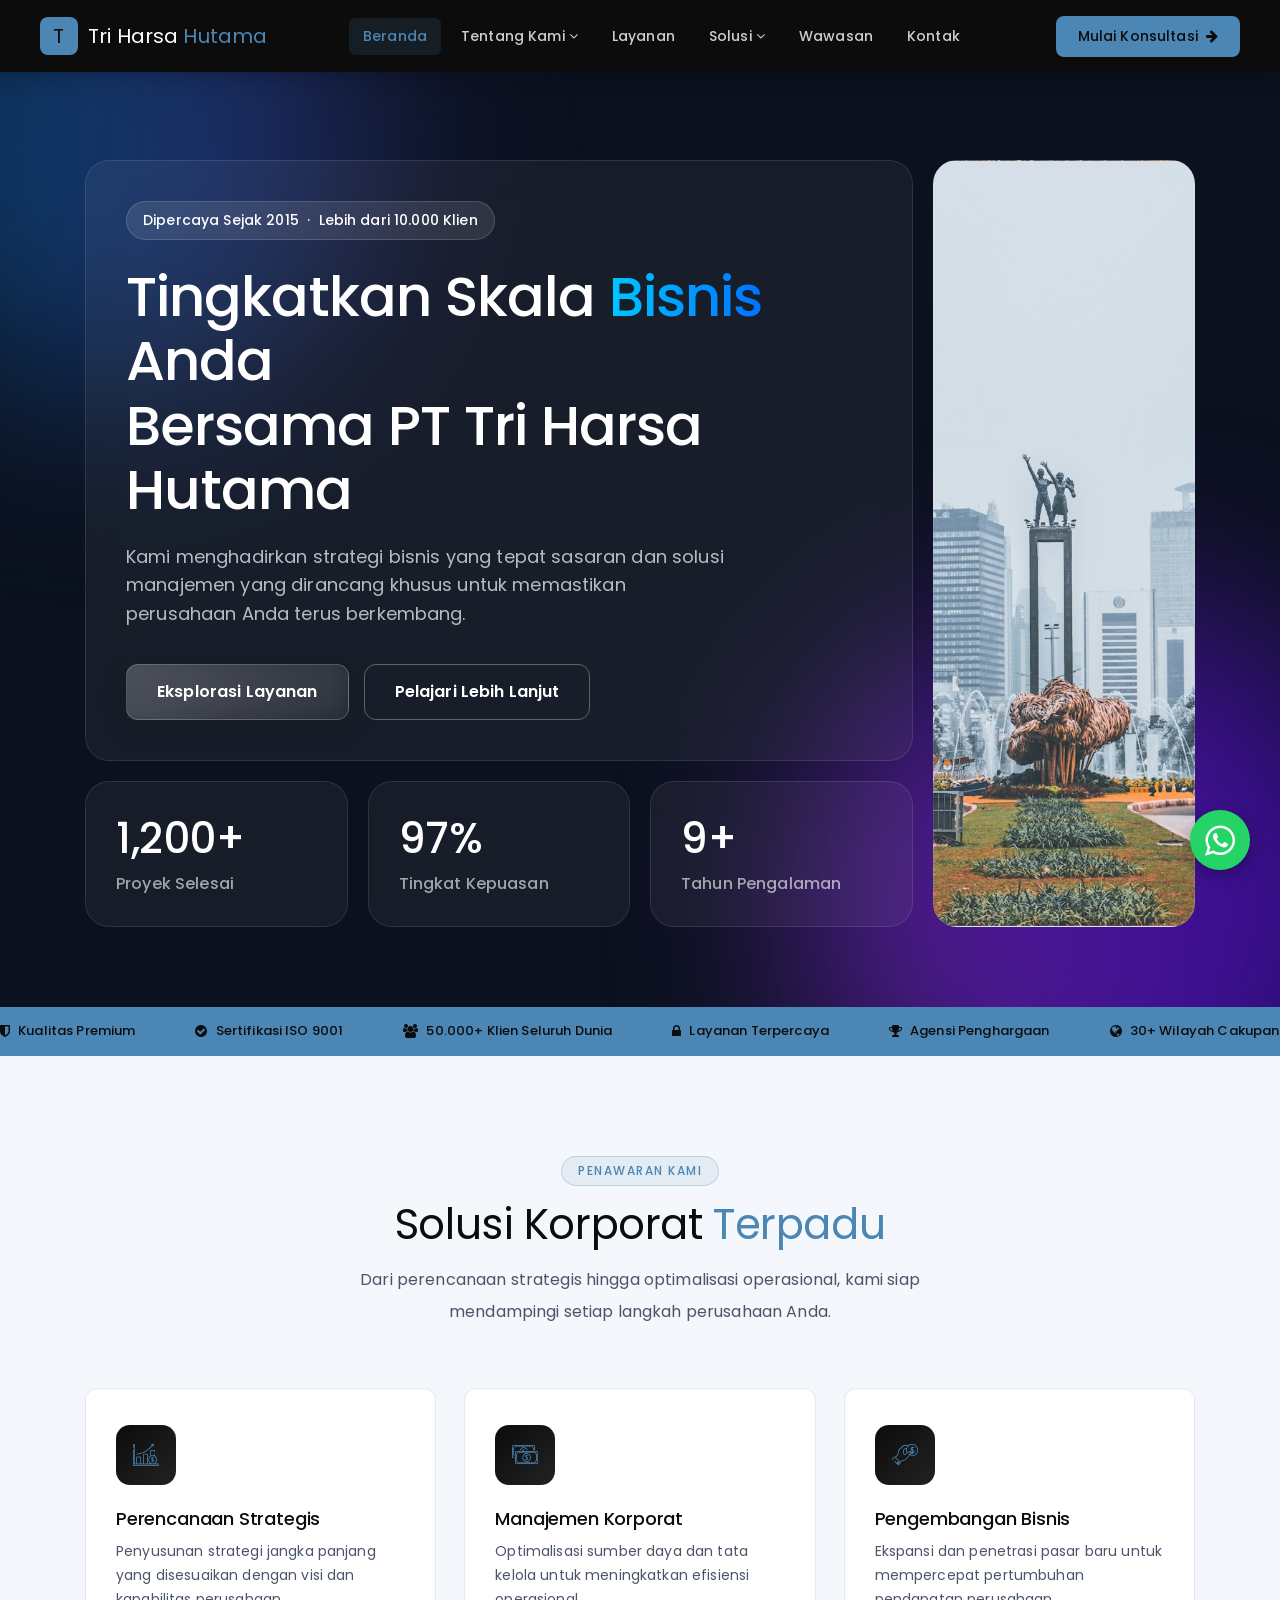
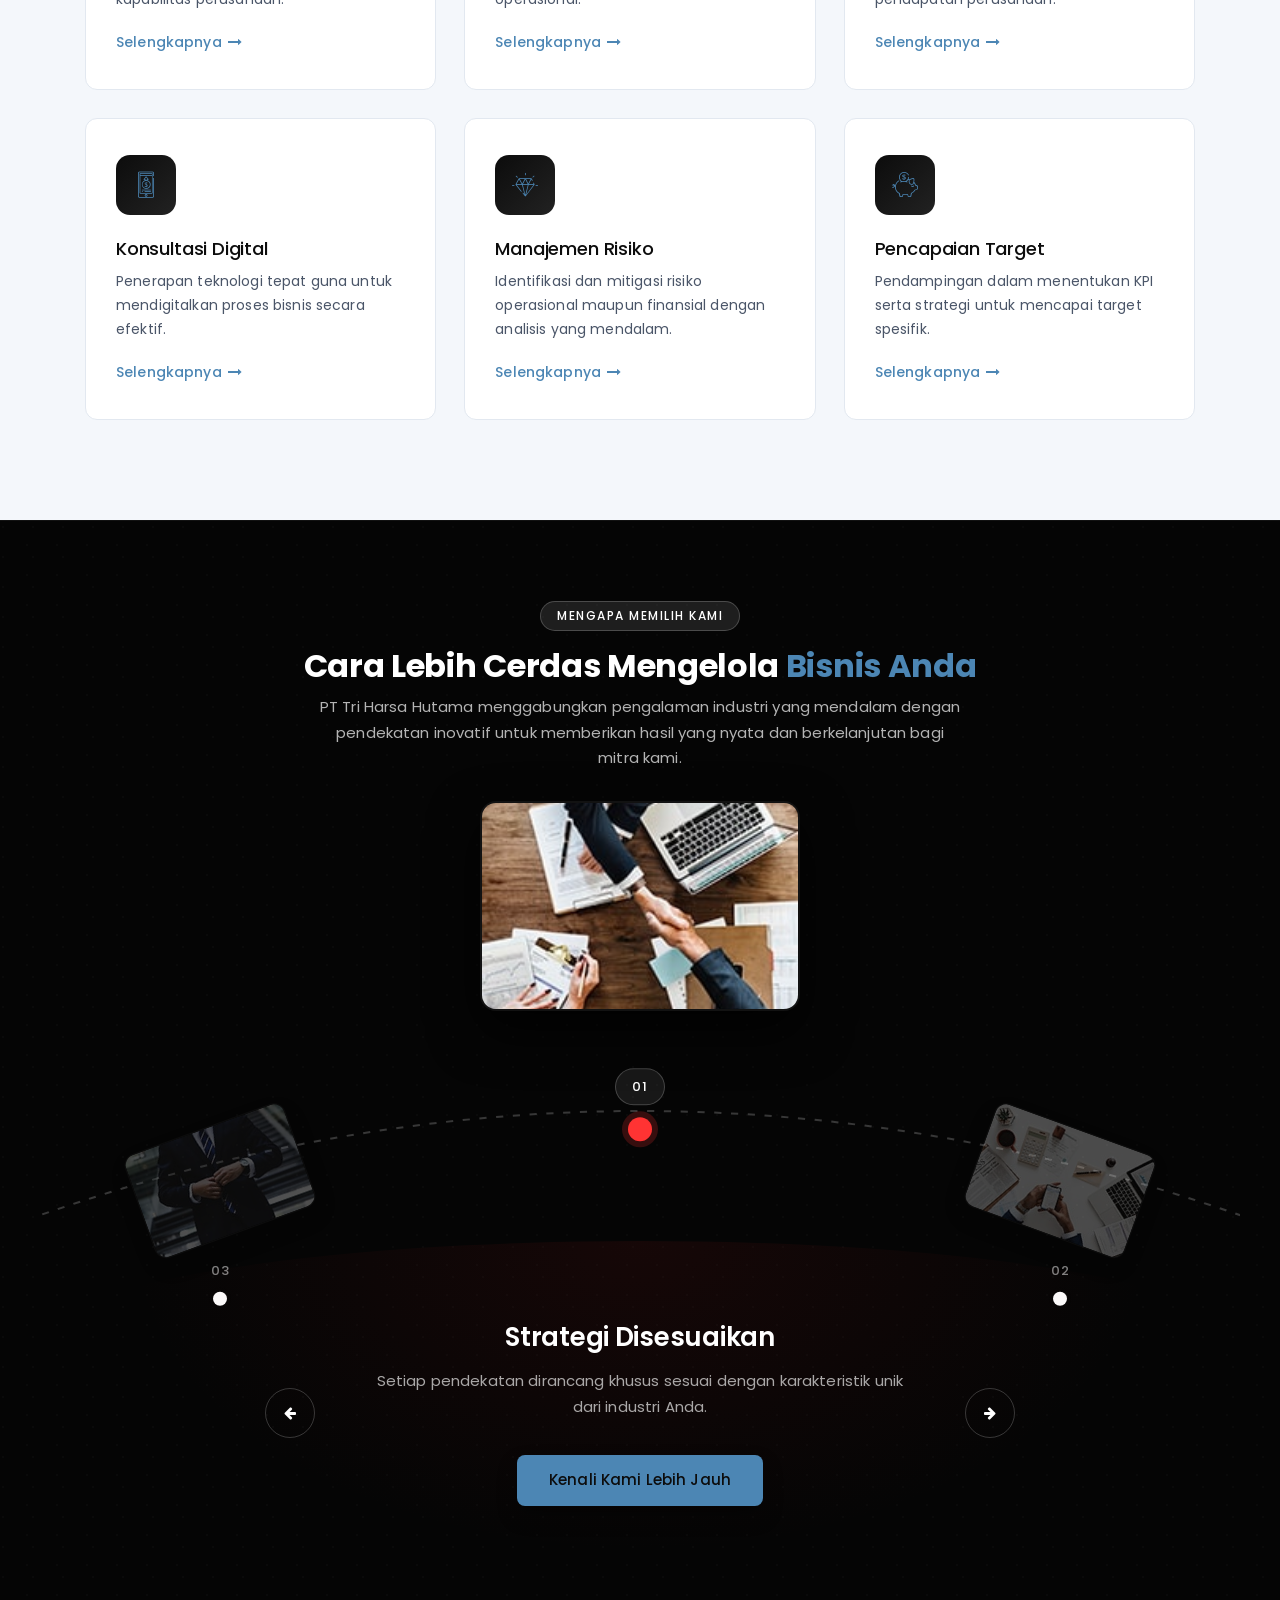
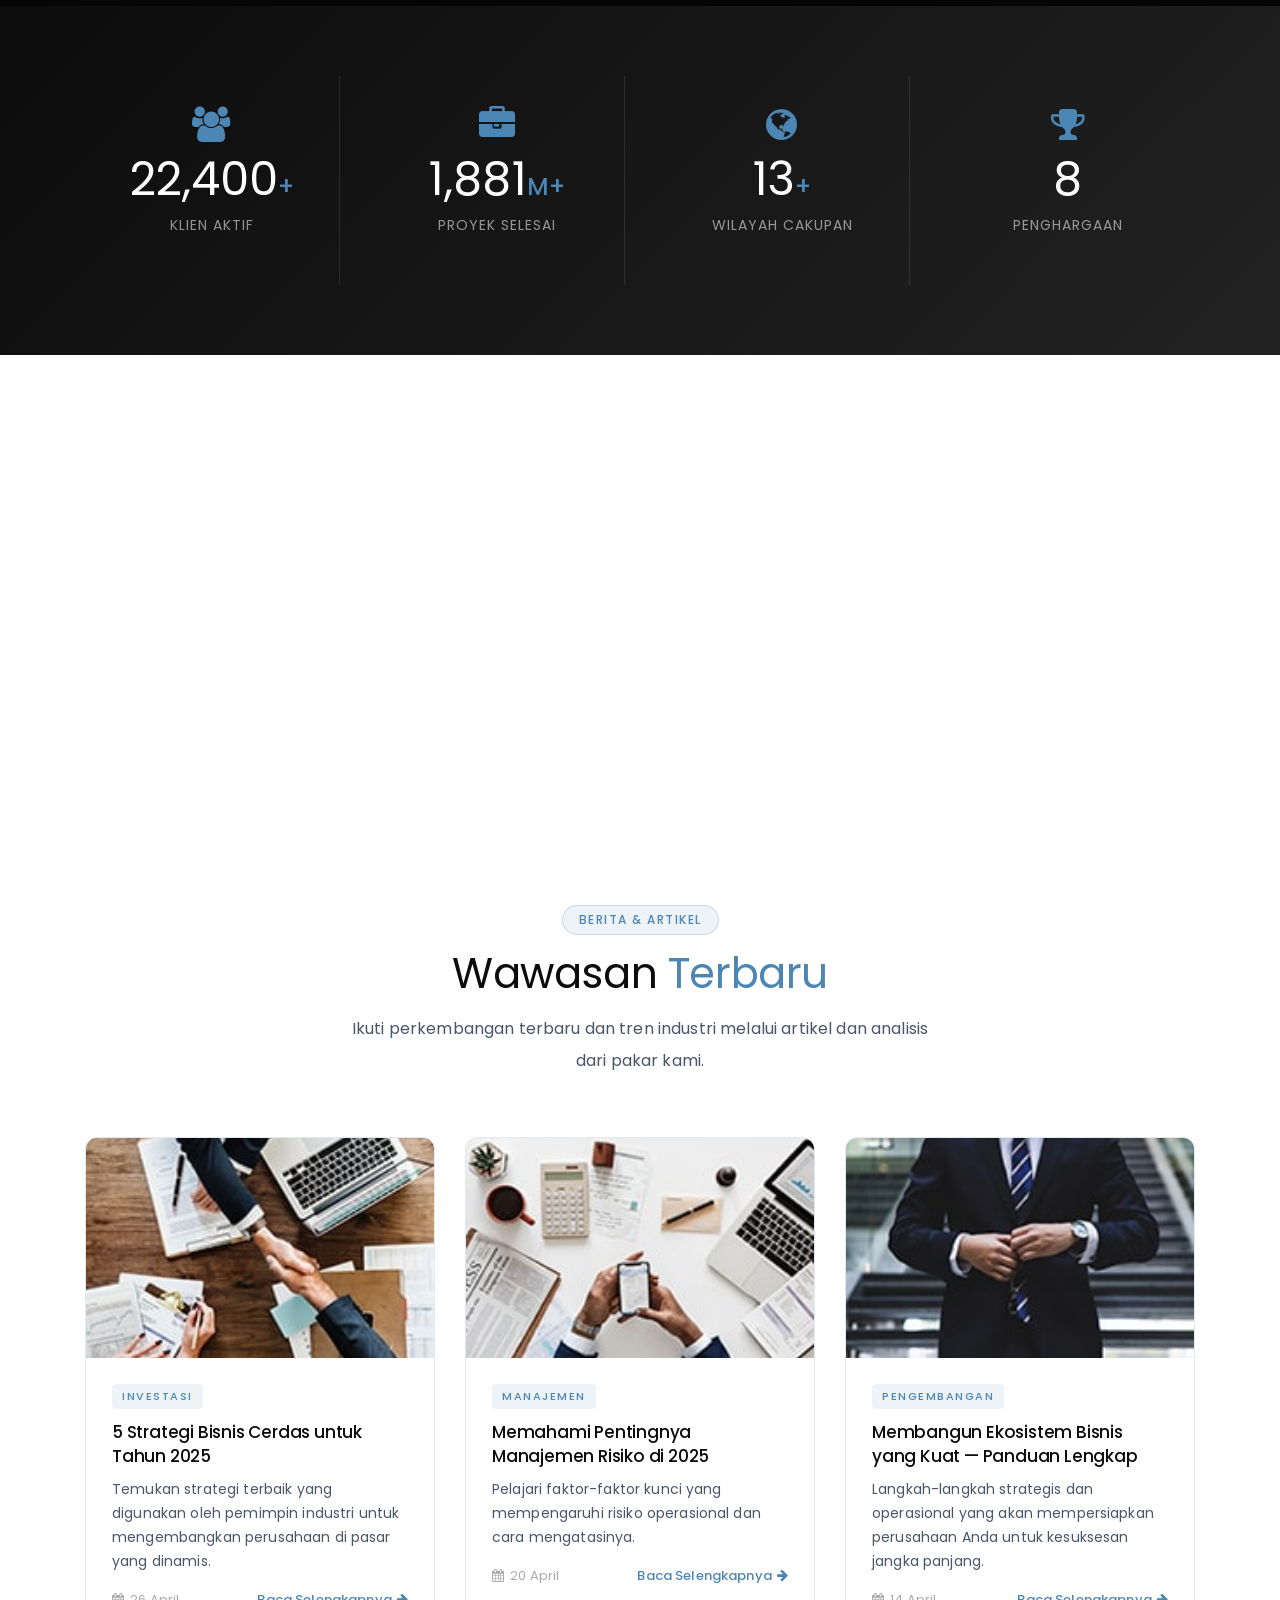
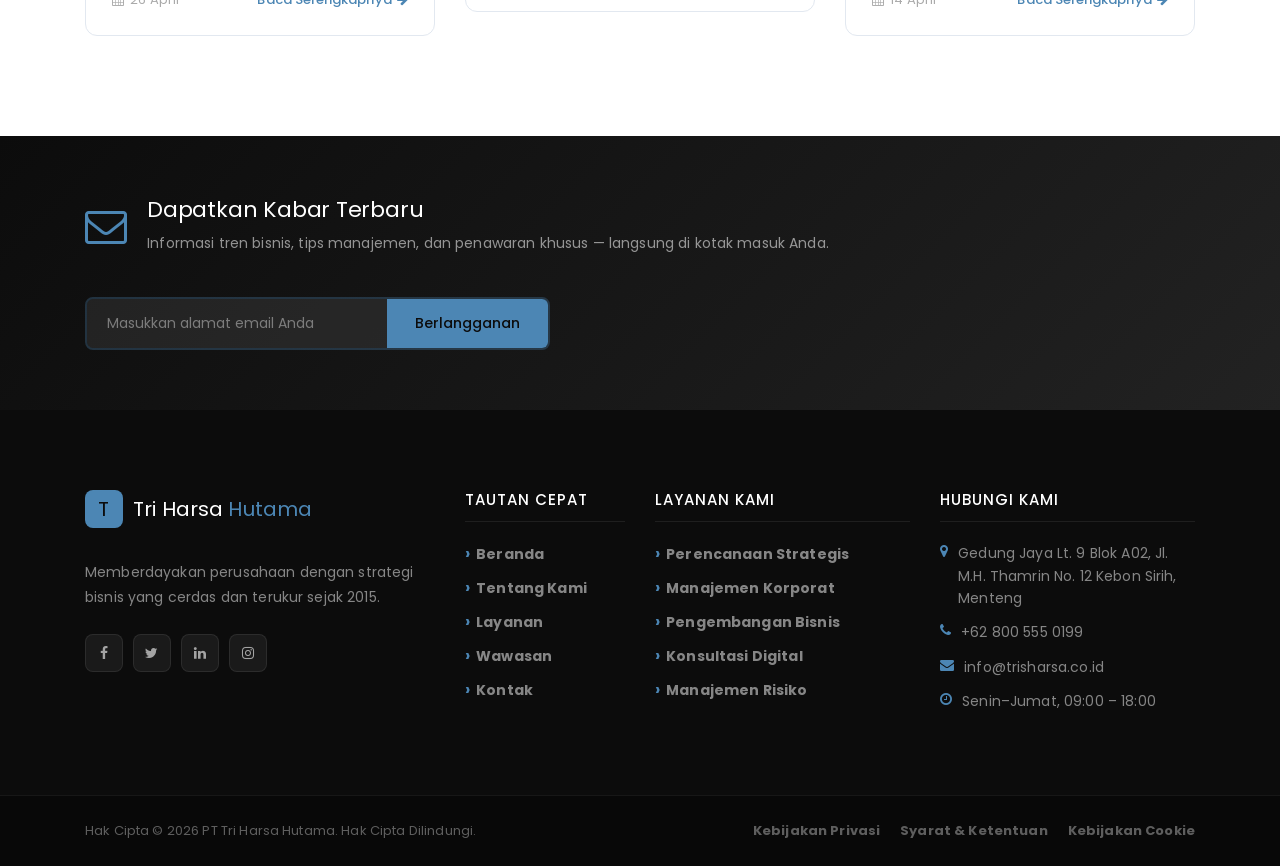
<file: index.html>
<!DOCTYPE html>
<html lang="en">

<head>
    <meta charset="UTF-8">
    <meta name="description" content="PT Tri Harsa Hutama - Konsultan Korporat & Bisnis Terpercaya">
    <meta http-equiv="X-UA-Compatible" content="IE=edge">
    <meta name="viewport" content="width=device-width, initial-scale=1, shrink-to-fit=no">

    <title>PT Tri Harsa Hutama - Mitra Korporat & Bisnis Anda</title>

    <link rel="icon" href="img/core-img/favicon.ico">
    <link rel="stylesheet" href="style.css">
    <link rel="stylesheet" href="css/custom-override.css">
</head>

<body>
    <!-- Preloader -->
    <div class="preloader d-flex align-items-center justify-content-center">
        <div class="ve-custom-loader">
            <div class="ve-loader-logo">
                <span class="ve-logo-icon">T</span>
                <span class="ve-logo-text">Tri Harsa <strong>Hutama</strong></span>
            </div>
            <div class="ve-loader-spinner"></div>
        </div>
    </div>

    <!-- ===== NALBAR (single dark bar, logo left, nav center, CTA right) ===== -->
    <header class="ve-header" id="ve-sticky">
        <div class="container-fluid ve-nav-wrap">
            <!-- Logo -->
            <div class="ve-logo">
                <a href="index.html">
                    <span class="ve-logo-icon">T</span>
                    <span class="ve-logo-text">Tri Harsa <strong>Hutama</strong></span>
                </a>
            </div>

            <!-- Nav Links -->
            <nav class="ve-nav">
                <ul>
                    <li><a href="index.html" class="active">Beranda</a></li>
                    <li class="has-drop">
                        <a href="tentang.html">Tentang Kami <i class="fa fa-angle-down"></i></a>
                        <ul class="ve-dropdown">
                            <li><a href="#">Proyek</a></li>
                            <li><a href="#">Jasa</a></li>
                        </ul>
                    </li>
                    <li><a href="layanan.html">Layanan</a></li>
                    <li class="has-drop">
                        <a href="#">Solusi <i class="fa fa-angle-down"></i></a>
                        <ul class="ve-dropdown">
                            <li><a href="#">Manajemen Korporat</a></li>
                            <li><a href="#">Pengembangan Bisnis</a></li>
                            <li><a href="#">Konsultasi Digital</a></li>
                            <li><a href="#">Analisis Risiko</a></li>
                        </ul>
                    </li>
                    <li><a href="wawasan.html">Wawasan</a></li>
                    <li><a href="kontak.html">Kontak</a></li>
                </ul>
            </nav>

            <!-- CTA -->
            <div class="ve-nav-cta">
                <a href="kontak.html" class="ve-cta-btn">Mulai Konsultasi <i class="fa fa-arrow-right"></i></a>
            </div>

            <!-- Mobile Toggle -->
            <button class="ve-toggler" id="ve-toggle">
                <span></span><span></span><span></span>
            </button>
        </div>

        <!-- Mobile Menu -->
        <div class="ve-mobile-menu" id="ve-mobile-menu">
            <ul>
                <li><a href="index.html">Beranda</a></li>
                <li><a href="tentang.html">Tentang Kami</a></li>
                <li><a href="layanan.html">Layanan</a></li>
                <li><a href="#">Solusi</a></li>
                <li><a href="wawasan.html">Wawasan</a></li>
                <li><a href="kontak.html">Kontak</a></li>
            </ul>
        </div>
    </header>

        <!-- ===== BENTO HERO ===== -->
    <section class="ve-bento-hero">
        <div class="ve-bento-blob blob-1"></div>
        <div class="ve-bento-blob blob-2"></div>
        
        <div class="container">
            <div class="ve-bento-grid">
                
                <!-- Main Intro Box -->
                <div class="ve-bento-item ve-bento-main wow fadeInUp" data-wow-delay="100ms">
                    <span class="ve-bento-badge">Dipercaya Sejak 2015 &nbsp;·&nbsp; Lebih dari 10.000 Klien</span>
                    <h1>Tingkatkan Skala <span class="text-gradient">Bisnis</span> Anda<br>Bersama PT Tri Harsa Hutama</h1>
                    <p>Kami menghadirkan strategi bisnis yang tepat sasaran dan solusi manajemen yang dirancang khusus untuk memastikan perusahaan Anda terus berkembang.</p>
                    <div class="ve-bento-actions">
                        <a href="layanan.html" class="ve-btn-glass">Eksplorasi Layanan</a>
                        <a href="tentang.html" class="ve-btn-outline">Pelajari Lebih Lanjut</a>
                    </div>
                </div>

                <!-- Main Image Box -->
                <div class="ve-bento-item ve-bento-img bg-img wow fadeInUp" data-wow-delay="250ms" style="background-image:url(img/bg-img/scbd.jpg);">
                    
                </div>
                
                <!-- Stats Boxes -->
                <div class="ve-bento-item ve-bento-stat stat-1 wow fadeInUp" data-wow-delay="300ms">
                    <h3>1,200+</h3>
                    <span>Proyek Selesai</span>
                </div>
                
                <div class="ve-bento-item ve-bento-stat stat-2 wow fadeInUp" data-wow-delay="400ms">
                    <h3>97%</h3>
                    <span>Tingkat Kepuasan</span>
                </div>
                
                <div class="ve-bento-item ve-bento-stat stat-3 wow fadeInUp" data-wow-delay="500ms">
                    <h3>9+</h3>
                    <span>Tahun Pengalaman</span>
                </div>

            </div>
        </div>
    </section>

    <!-- ===== MARQUEE TRUST BAR ===== -->
    <div class="ve-trust-bar">
        <div class="ve-trust-inner">
            <span><i class="fa fa-shield"></i> Kualitas Premium</span>
            <span><i class="fa fa-check-circle"></i> Sertifikasi ISO 9001</span>
            <span><i class="fa fa-users"></i> 50.000+ Klien Seluruh Dunia</span>
            <span><i class="fa fa-lock"></i> Layanan Terpercaya</span>
            <span><i class="fa fa-trophy"></i> Agensi Penghargaan</span>
            <span><i class="fa fa-globe"></i> 30+ Wilayah Cakupan</span>
            <span><i class="fa fa-shield"></i> Kualitas Premium</span>
            <span><i class="fa fa-check-circle"></i> Sertifikasi ISO 9001</span>
            <span><i class="fa fa-users"></i> 50.000+ Klien Seluruh Dunia</span>
            <span><i class="fa fa-lock"></i> Layanan Terpercaya</span>
        </div>
    </div>

    <!-- ===== SERVICES GRID (new card layout) ===== -->
    <section class="ve-section ve-services-section">
        <div class="container">
            <div class="ve-section-header text-center">
                <span class="ve-section-tag">Penawaran Kami</span>
                <h2>Solusi Korporat <span>Terpadu</span></h2>
                <p>Dari perencanaan strategis hingga optimalisasi operasional, kami siap mendampingi setiap langkah
                    perusahaan Anda.</p>
            </div>
            <div class="ve-services-grid">
                <div class="ve-service-card wow fadeInUp" data-wow-delay="100ms">
                    <div class="ve-service-icon"><i class="icon-profits"></i></div>
                    <h4>Perencanaan Strategis</h4>
                    <p>Penyusunan strategi jangka panjang yang disesuaikan dengan visi dan kapabilitas perusahaan.</p>
                    <a href="layanan.html" class="ve-card-link">Selengkapnya <i class="fa fa-long-arrow-right"></i></a>
                </div>
                <div class="ve-service-card wow fadeInUp" data-wow-delay="200ms">
                    <div class="ve-service-icon"><i class="icon-money-1"></i></div>
                    <h4>Manajemen Korporat</h4>
                    <p>Optimalisasi sumber daya dan tata kelola untuk meningkatkan efisiensi operasional.</p>
                    <a href="layanan.html" class="ve-card-link">Selengkapnya <i class="fa fa-long-arrow-right"></i></a>
                </div>
                <div class="ve-service-card wow fadeInUp" data-wow-delay="300ms">
                    <div class="ve-service-icon"><i class="icon-coin"></i></div>
                    <h4>Pengembangan Bisnis</h4>
                    <p>Ekspansi dan penetrasi pasar baru untuk mempercepat pertumbuhan pendapatan perusahaan.</p>
                    <a href="layanan.html" class="ve-card-link">Selengkapnya <i class="fa fa-long-arrow-right"></i></a>
                </div>
                <div class="ve-service-card wow fadeInUp" data-wow-delay="400ms">
                    <div class="ve-service-icon"><i class="icon-smartphone-1"></i></div>
                    <h4>Konsultasi Digital</h4>
                    <p>Penerapan teknologi tepat guna untuk mendigitalkan proses bisnis secara efektif.</p>
                    <a href="layanan.html" class="ve-card-link">Selengkapnya <i class="fa fa-long-arrow-right"></i></a>
                </div>
                <div class="ve-service-card wow fadeInUp" data-wow-delay="500ms">
                    <div class="ve-service-icon"><i class="icon-diamond"></i></div>
                    <h4>Manajemen Risiko</h4>
                    <p>Identifikasi dan mitigasi risiko operasional maupun finansial dengan analisis yang mendalam.</p>
                    <a href="layanan.html" class="ve-card-link">Selengkapnya <i class="fa fa-long-arrow-right"></i></a>
                </div>
                <div class="ve-service-card wow fadeInUp" data-wow-delay="600ms">
                    <div class="ve-service-icon"><i class="icon-piggy-bank"></i></div>
                    <h4>Pencapaian Target</h4>
                    <p>Pendampingan dalam menentukan KPI serta strategi untuk mencapai target spesifik.</p>
                    <a href="layanan.html" class="ve-card-link">Selengkapnya <i class="fa fa-long-arrow-right"></i></a>
                </div>
            </div>
        </div>
    </section>


    <!-- ===== WHY US (Curved Timeline Carousel) ===== -->
    <section class="ve-whyus-timeline">
        <div class="container text-center" style="position:relative; z-index:20;">
            <span class="ve-section-tag"
                style="background:rgba(255,255,255,0.1); color:#fff; border-color:rgba(255,255,255,0.2);">Mengapa
                Memilih Kami</span>
            <h2 style="color:#fff;">Cara Lebih Cerdas Mengelola <span>Bisnis Anda</span></h2>
            <p
                style="color:rgba(255,255,255,0.7); max-width:650px; margin:0 auto 30px; font-size:15px; line-height:1.7;">
                PT Tri Harsa Hutama menggabungkan pengalaman industri yang mendalam dengan pendekatan inovatif untuk memberikan
                hasil yang nyata dan berkelanjutan bagi mitra kami.</p>
        </div>

        <div class="ve-ct-wrapper">
            <!-- Main Top Image -->
            <div class="ve-ct-main-img-container">
                <img id="ct-main-image" src="img/bg-img/10.jpg" alt="Active Step">
            </div>

            <!-- Arc and Nodes -->
            <div class="ve-ct-arc-container">
                <svg class="ve-ct-arc-svg" viewBox="0 0 1000 300" preserveAspectRatio="none">
                    <path d="M -100,300 Q 500,0 1100,300" fill="none" stroke="rgba(255,255,255,0.2)" stroke-width="2"
                        stroke-dasharray="6,8" />
                </svg>

                <div class="ve-ct-nodes">
                    <!-- Left Node -->
                    <div class="ve-ct-node" id="ct-node-left" style="left: 15%; top: 85%;">
                        <div class="ve-ct-card slanted-left"><img id="ct-img-left" src="img/bg-img/12.jpg" alt=""></div>
                        <div class="ve-ct-pill">03</div>
                        <div class="ve-ct-dot"></div>
                    </div>
                    <!-- Center Node (Always Active) -->
                    <div class="ve-ct-node active" id="ct-node-center" style="left: 50%; top: 48%;">
                        <div class="ve-ct-pill">01</div>
                        <div class="ve-ct-dot"></div>
                    </div>
                    <!-- Right Node -->
                    <div class="ve-ct-node" id="ct-node-right" style="left: 85%; top: 85%;">
                        <div class="ve-ct-card slanted-right"><img id="ct-img-right" src="img/bg-img/11.jpg" alt="">
                        </div>
                        <div class="ve-ct-pill">02</div>
                        <div class="ve-ct-dot"></div>
                    </div>
                </div>
            </div>

            <!-- Bottom Content (Glowing Area) -->
            <div class="ve-ct-bottom-area">
                <button class="ve-ct-nav prev-btn"><i class="fa fa-arrow-left"></i></button>
                <div class="ve-ct-text-wrap" style="text-align:center;">
                    <div class="ve-ct-text" style="transition: opacity 0.4s ease;">
                        <h3 id="ct-title">Strategi Disesuaikan</h3>
                        <p id="ct-desc">Setiap pendekatan dirancang khusus sesuai dengan karakteristik unik dari
                            industri Anda.</p>
                    </div>
                    <a href="tentang.html" class="ve-btn-primary"
                        style="margin-top:20px; box-shadow: 0 10px 20px rgba(0,0,0,0.3);">Kenali Kami Lebih Jauh</a>
                </div>
                <button class="ve-ct-nav next-btn"><i class="fa fa-arrow-right"></i></button>
            </div>
        </div>
    </section>


    <!-- ===== COUNTERS ===== -->
    <section class="ve-counter-section">
        <div class="container">
            <div class="ve-counter-grid">
                <div class="ve-counter-item wow fadeInUp" data-wow-delay="100ms">
                    <i class="fa fa-users"></i>
                    <strong class="counter" data-count="50000">0</strong><span>+</span>
                    <p>Klien Aktif</p>
                </div>
                <div class="ve-counter-item wow fadeInUp" data-wow-delay="200ms">
                    <i class="fa fa-briefcase"></i>
                    <strong class="counter" data-count="4200">0</strong><span>M+</span>
                    <p>Proyek Selesai</p>
                </div>
                <div class="ve-counter-item wow fadeInUp" data-wow-delay="300ms">
                    <i class="fa fa-globe"></i>
                    <strong class="counter" data-count="30">0</strong><span>+</span>
                    <p>Wilayah Cakupan</p>
                </div>
                <div class="ve-counter-item wow fadeInUp" data-wow-delay="400ms">
                    <i class="fa fa-trophy"></i>
                    <strong class="counter" data-count="18">0</strong><span></span>
                    <p>Penghargaan</p>
                </div>
            </div>
        </div>
    </section>

    <!-- ===== MAP SECTION ===== -->
    <div class="ve-map-area" style="width: 100%; display: block; line-height: 0;">
        <iframe src="https://maps.google.com/maps?q=Gedung+Jaya,+Jl.+M.H.+Thamrin+No.+12,+Jakarta&t=&z=15&ie=UTF8&iwloc=&output=embed" width="100%" height="450" style="border:0;" allowfullscreen="" loading="lazy"></iframe>
    </div>

    <!-- ===== LATEST INSIGHTS ===== -->
    <section class="ve-section ve-insights-section">
        <div class="container">
            <div class="ve-section-header text-center">
                <span class="ve-section-tag">Berita & Artikel</span>
                <h2>Wawasan <span>Terbaru</span></h2>
                <p>Ikuti perkembangan terbaru dan tren industri melalui artikel dan analisis dari pakar kami.</p>
            </div>
            <div class="row">
                <div class="col-12 col-md-4 wow fadeInUp" data-wow-delay="100ms">
                    <div class="ve-insight-card">
                        <div class="ve-insight-img bg-img" style="background-image:url(img/bg-img/10.jpg);"></div>
                        <div class="ve-insight-body">
                            <span class="ve-insight-cat">Investasi</span>
                            <h5><a href="artikel.html">5 Strategi Bisnis Cerdas untuk Tahun 2025</a></h5>
                            <p>Temukan strategi terbaik yang digunakan oleh pemimpin industri untuk mengembangkan
                                perusahaan di pasar yang dinamis.</p>
                            <div class="ve-insight-meta">
                                <span><i class="fa fa-calendar"></i> 26 April</span>
                                <a href="artikel.html">Baca Selengkapnya <i class="fa fa-arrow-right"></i></a>
                            </div>
                        </div>
                    </div>
                </div>
                <div class="col-12 col-md-4 wow fadeInUp" data-wow-delay="250ms">
                    <div class="ve-insight-card">
                        <div class="ve-insight-img bg-img" style="background-image:url(img/bg-img/11.jpg);"></div>
                        <div class="ve-insight-body">
                            <span class="ve-insight-cat">Manajemen</span>
                            <h5><a href="artikel.html">Memahami Pentingnya Manajemen Risiko di 2025</a></h5>
                            <p>Pelajari faktor-faktor kunci yang mempengaruhi risiko operasional dan cara mengatasinya.
                            </p>
                            <div class="ve-insight-meta">
                                <span><i class="fa fa-calendar"></i> 20 April</span>
                                <a href="artikel.html">Baca Selengkapnya <i class="fa fa-arrow-right"></i></a>
                            </div>
                        </div>
                    </div>
                </div>
                <div class="col-12 col-md-4 wow fadeInUp" data-wow-delay="400ms">
                    <div class="ve-insight-card">
                        <div class="ve-insight-img bg-img" style="background-image:url(img/bg-img/12.jpg);"></div>
                        <div class="ve-insight-body">
                            <span class="ve-insight-cat">Pengembangan</span>
                            <h5><a href="artikel.html">Membangun Ekosistem Bisnis yang Kuat — Panduan Lengkap</a></h5>
                            <p>Langkah-langkah strategis dan operasional yang akan mempersiapkan perusahaan Anda untuk
                                kesuksesan jangka panjang.</p>
                            <div class="ve-insight-meta">
                                <span><i class="fa fa-calendar"></i> 14 April</span>
                                <a href="artikel.html">Baca Selengkapnya <i class="fa fa-arrow-right"></i></a>
                            </div>
                        </div>
                    </div>
                </div>
            </div>
        </div>
    </section>

    <!-- ===== NEWSLETTER ===== -->
    <section class="ve-newsletter-section">
        <div class="container">
            <div class="ve-newsletter-wrap">
                <div class="ve-nl-left">
                    <i class="fa fa-envelope-o"></i>
                    <div>
                        <h3>Dapatkan Kabar Terbaru</h3>
                        <p>Informasi tren bisnis, tips manajemen, dan penawaran khusus — langsung di kotak masuk Anda.
                        </p>
                    </div>
                </div>
                <div class="ve-nl-right">
                    <form class="ve-nl-form" action="#" method="post">
                        <input type="email" placeholder="Masukkan alamat email Anda" required>
                        <button type="submit">Berlangganan</button>
                    </form>
                </div>
            </div>
        </div>
    </section>

    <!-- ===== FOOTER (dark, 4-column) ===== -->
    <footer class="ve-footer">
        <div class="container">
            <div class="row">
                <!-- Col 1: Brand -->
                <div class="col-12 col-sm-6 col-lg-4 mb-50">
                    <div class="ve-footer-brand">
                        <a href="index.html" class="ve-footer-logo">
                            <span class="ve-logo-icon">T</span>
                            <span class="ve-logo-text">Tri Harsa <strong>Hutama</strong></span>
                        </a>
                        <p>Memberdayakan perusahaan dengan strategi bisnis yang cerdas dan terukur sejak 2015.</p>
                        <div class="ve-social">
                            <a href="#"><i class="fa fa-facebook"></i></a>
                            <a href="#"><i class="fa fa-twitter"></i></a>
                            <a href="#"><i class="fa fa-linkedin"></i></a>
                            <a href="#"><i class="fa fa-instagram"></i></a>
                        </div>
                    </div>
                </div>
                <!-- Col 2: Tautan Cepat -->
                <div class="col-12 col-sm-6 col-lg-2 mb-50">
                    <h5 class="ve-footer-title">Tautan Cepat</h5>
                    <ul class="ve-footer-links">
                        <li><a href="index.html">Beranda</a></li>
                        <li><a href="tentang.html">Tentang Kami</a></li>
                        <li><a href="layanan.html">Layanan</a></li>
                        <li><a href="wawasan.html">Wawasan</a></li>
                        <li><a href="kontak.html">Kontak</a></li>
                    </ul>
                </div>
                <!-- Col 3: Services -->
                <div class="col-12 col-sm-6 col-lg-3 mb-50">
                    <h5 class="ve-footer-title">Layanan Kami</h5>
                    <ul class="ve-footer-links">
                        <li><a href="#">Perencanaan Strategis</a></li>
                        <li><a href="#">Manajemen Korporat</a></li>
                        <li><a href="#">Pengembangan Bisnis</a></li>
                        <li><a href="#">Konsultasi Digital</a></li>
                        <li><a href="#">Manajemen Risiko</a></li>
                    </ul>
                </div>
                <!-- Col 4: Contact -->
                <div class="col-12 col-sm-6 col-lg-3 mb-50">
                    <h5 class="ve-footer-title">Hubungi Kami</h5>
                    <ul class="ve-footer-contact">
                        <li><i class="fa fa-map-marker"></i> Gedung Jaya Lt. 9 Blok A02, Jl. M.H. Thamrin No. 12 Kebon Sirih, Menteng</li>
                        <li><i class="fa fa-phone"></i> +62 800 555 0199</li>
                        <li><i class="fa fa-envelope"></i> info@trisharsa.co.id</li>
                        <li><i class="fa fa-clock-o"></i> Senin–Jumat, 09:00 – 18:00</li>
                    </ul>
                </div>
            </div>
        </div>

        <!-- Footer Bottom Bar -->
        <div class="ve-footer-bottom">
            <div class="container">
                <div class="ve-footer-bottom-inner">
                    <p>Hak Cipta &copy;
                        <script>document.write(new Date().getFullYear());</script> PT Tri Harsa Hutama. Hak Cipta Dilindungi.
                    </p>
                    <ul>
                        <li><a href="#">Kebijakan Privasi</a></li>
                        <li><a href="#">Syarat & Ketentuan</a></li>
                        <li><a href="#">Kebijakan Cookie</a></li>
                    </ul>
                </div>
            </div>
        </div>
    </footer>

    <!-- Scripts -->
    <script src="js/jquery/jquery-2.2.4.min.js"></script>
    <script src="js/bootstrap/popper.min.js"></script>
    <script src="js/bootstrap/bootstrap.min.js"></script>
    <script src="js/plugins/plugins.js"></script>
    <script src="js/active.js"></script>
    <script src="js/vaultedge.js"></script>

    <script>
        $(document).ready(function () {
            const ctItems = [
                { id: "01", title: "Strategi Disesuaikan", desc: "Setiap pendekatan dirancang khusus sesuai dengan karakteristik unik dari industri Anda.", img: "img/bg-img/10.jpg" },
                { id: "02", title: "Proses Transparan", desc: "Komunikasi yang jelas dan terbuka di setiap fase kolaborasi, tanpa biaya tersembunyi.", img: "img/bg-img/11.jpg" },
                { id: "03", title: "Dukungan Profesional", desc: "Tim ahli kami selalu siap memberikan masukan strategis kapan pun Anda butuhkan.", img: "img/bg-img/12.jpg" }
            ];

            let ctCurrent = 0;

            function updateCT() {
                let leftIndex = (ctCurrent - 1 + ctItems.length) % ctItems.length;
                let rightIndex = (ctCurrent + 1) % ctItems.length;

                $('#ct-main-image, #ct-img-left, #ct-img-right, .ve-ct-text').css('opacity', 0);

                setTimeout(() => {
                    $('#ct-main-image').attr('src', ctItems[ctCurrent].img);
                    $('#ct-img-left').attr('src', ctItems[leftIndex].img);
                    $('#ct-img-right').attr('src', ctItems[rightIndex].img);

                    $('#ct-node-left .ve-ct-pill').text(ctItems[leftIndex].id);
                    $('#ct-node-center .ve-ct-pill').text(ctItems[ctCurrent].id);
                    $('#ct-node-right .ve-ct-pill').text(ctItems[rightIndex].id);

                    $('#ct-title').text(ctItems[ctCurrent].title);
                    $('#ct-desc').text(ctItems[ctCurrent].desc);

                    $('#ct-main-image, #ct-img-left, #ct-img-right, .ve-ct-text').css('opacity', 1);
                }, 300);
            }

            $('.prev-btn').click(function () {
                ctCurrent = (ctCurrent - 1 + ctItems.length) % ctItems.length;
                updateCT();
            });

            $('.next-btn').click(function () {
                ctCurrent = (ctCurrent + 1) % ctItems.length;
                updateCT();
            });

            // Initialize
            $('#ct-main-image, #ct-img-left, #ct-img-right').css('transition', 'opacity 0.3s ease');
            updateCT();
        });
    </script>

    <!-- Floating WA -->
    <a href="https://wa.me/" class="floating-wa" target="_blank" title="WhatsApp Kami">
        <i class="fa fa-whatsapp"></i>
    </a>

</body>

</html>
</file>
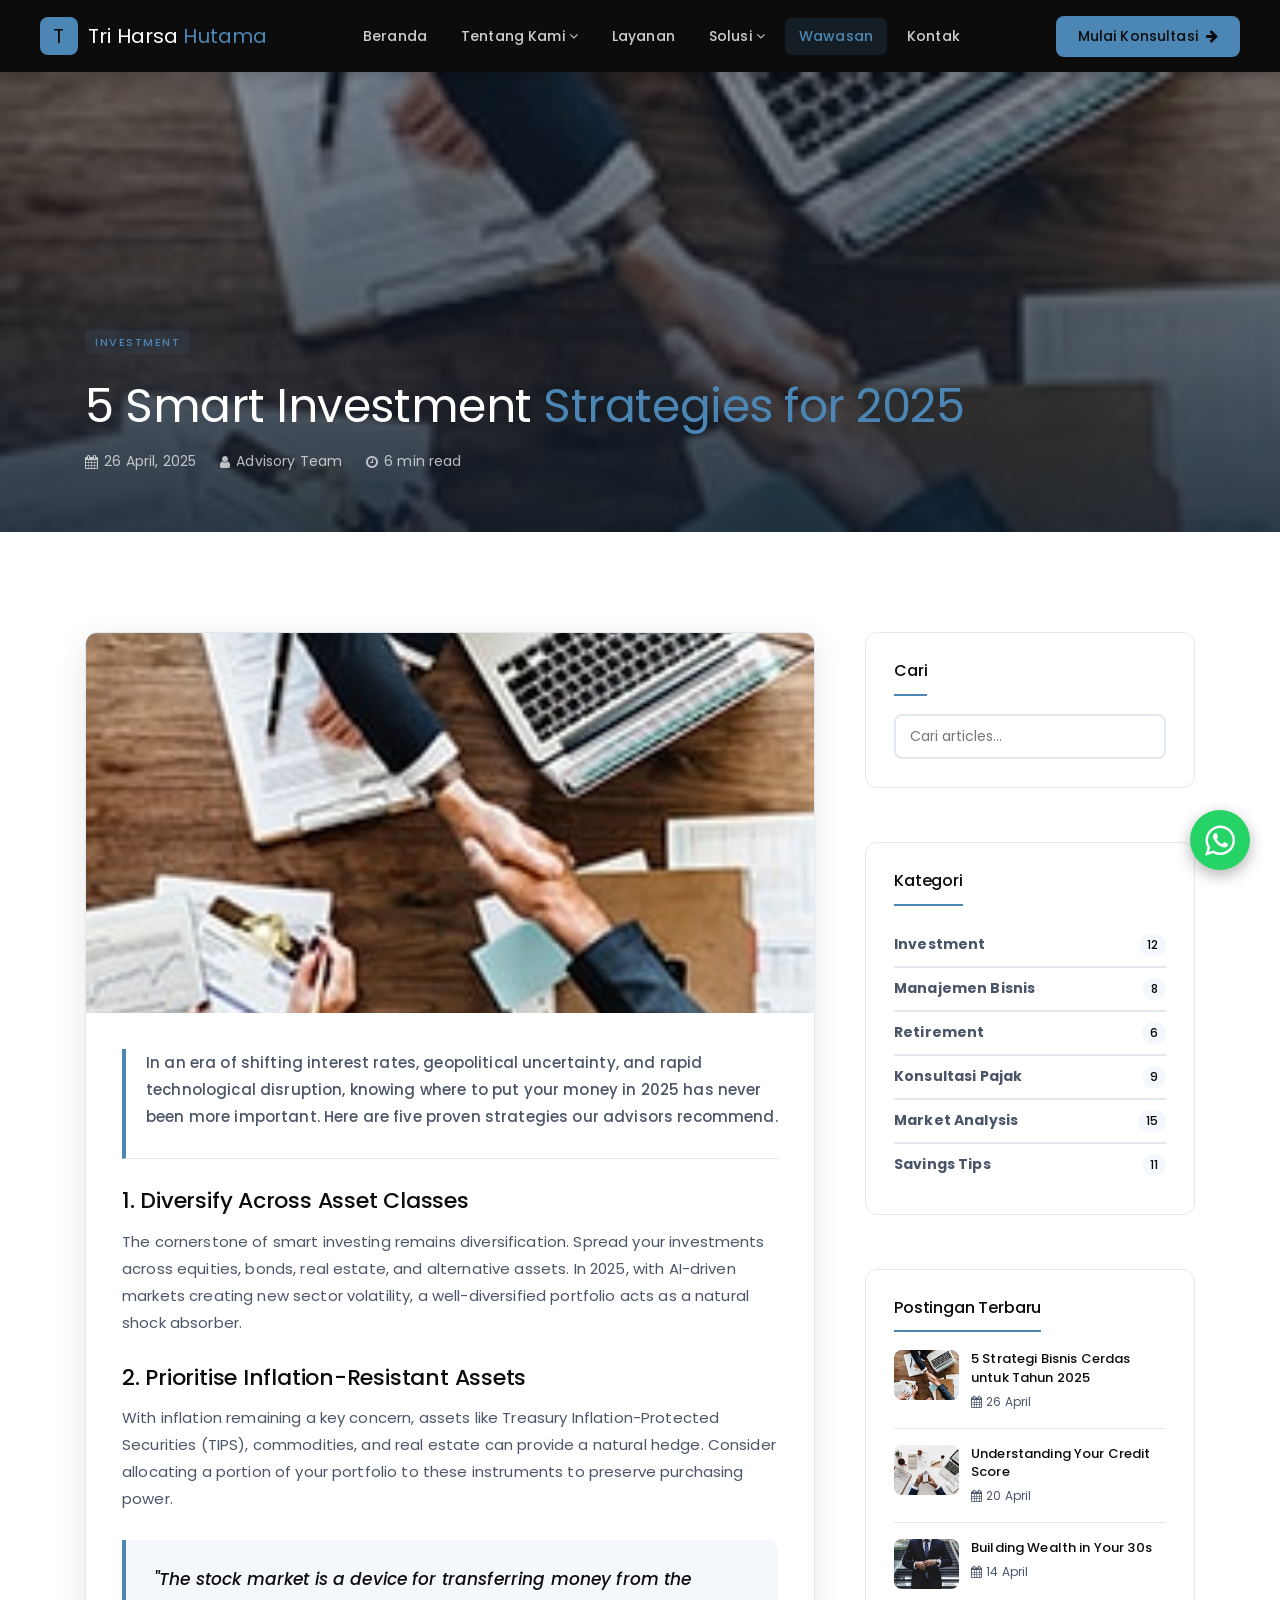
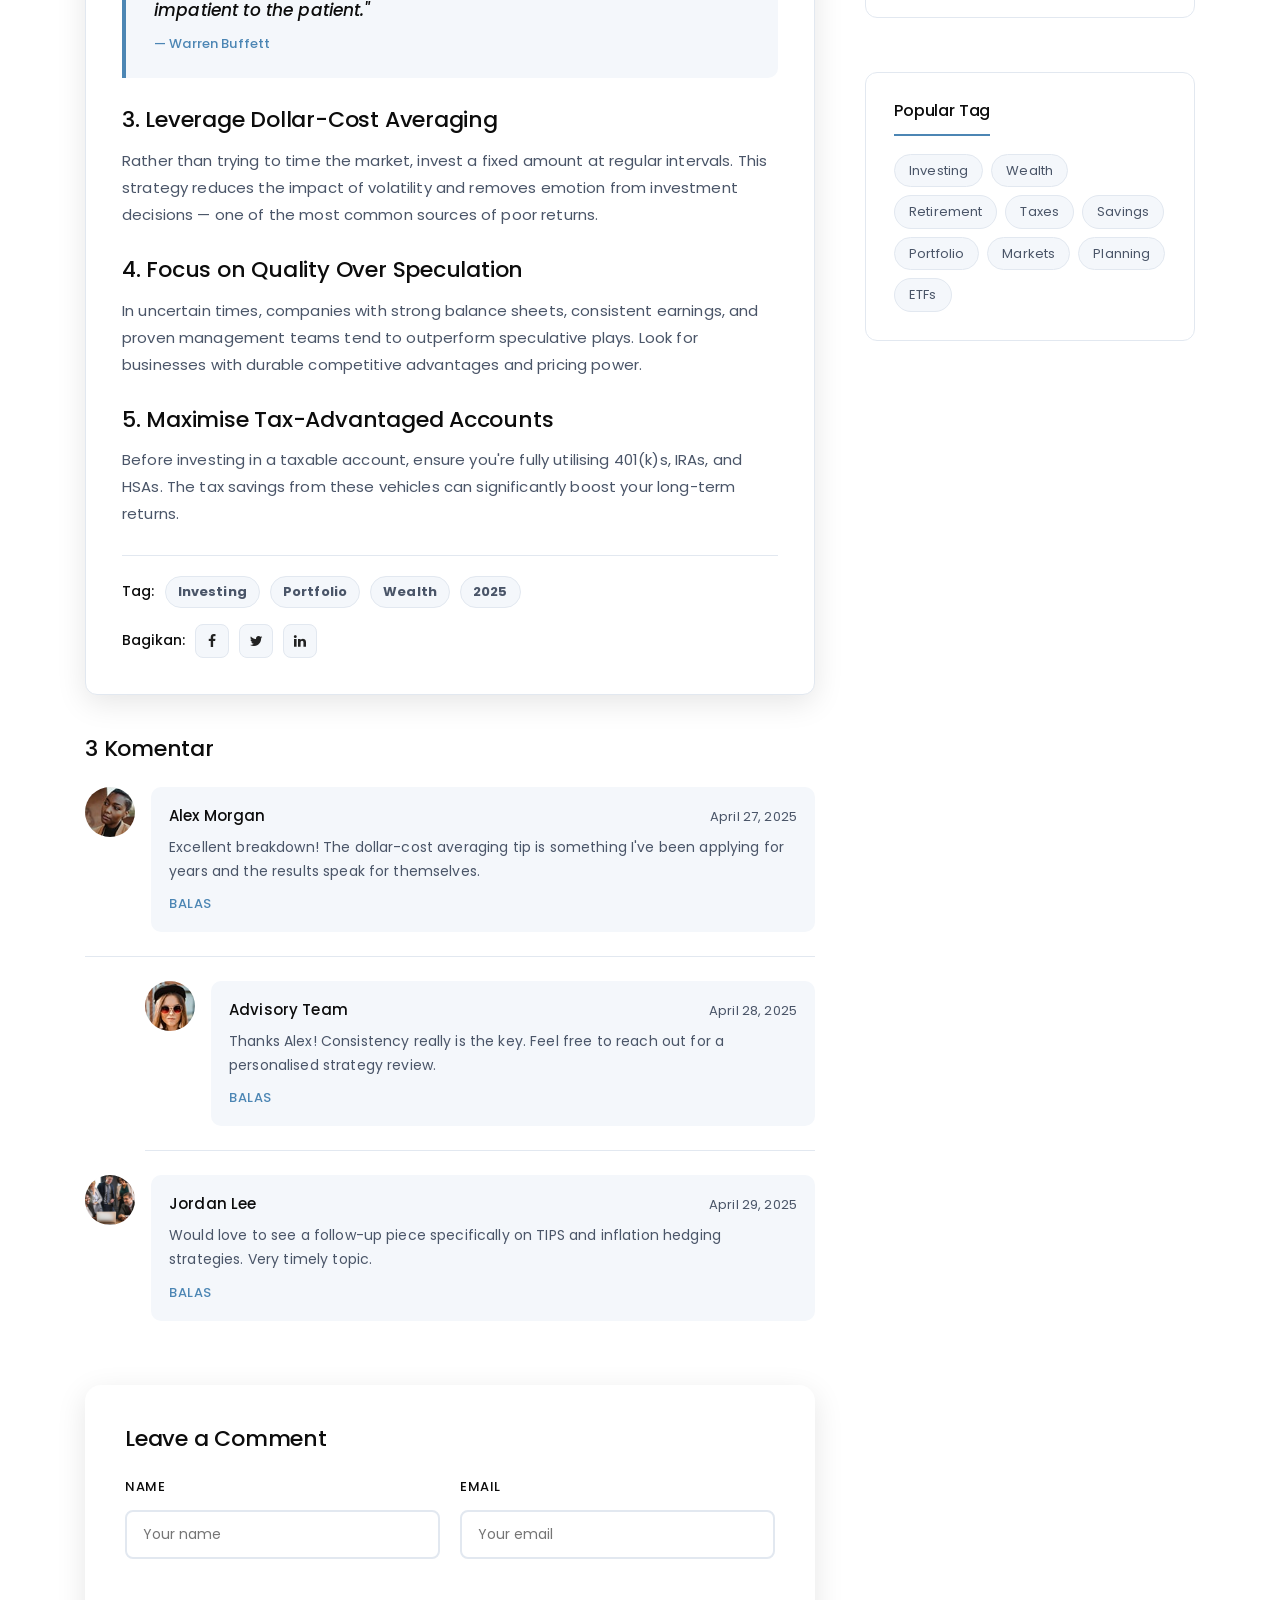
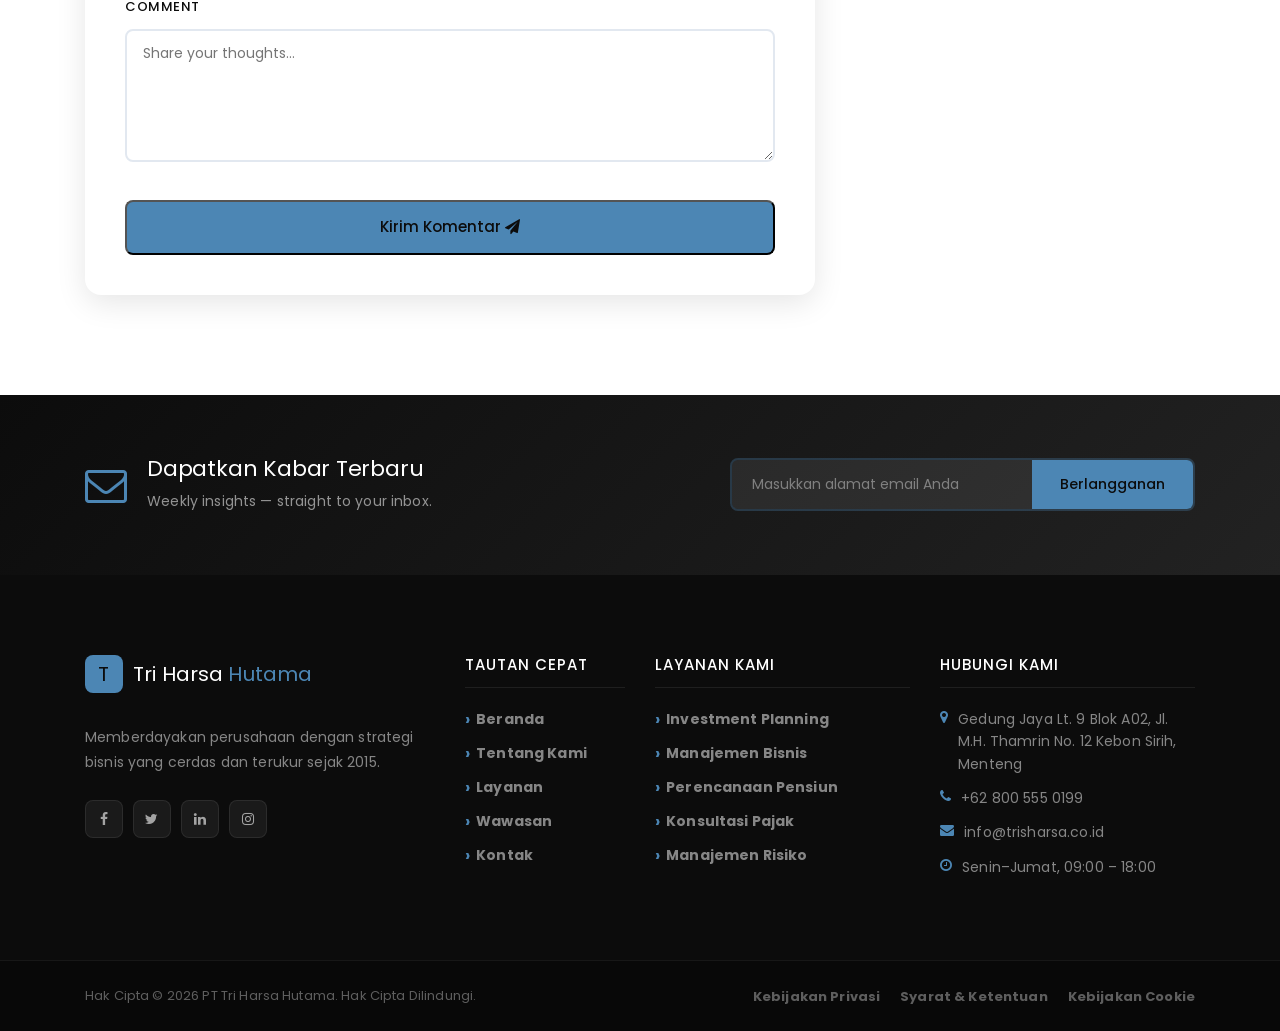
<file: artikel.html>
<!DOCTYPE html>
<html lang="en">
<head>
    <meta charset="UTF-8">
    <meta name="description" content="PT Tri Harsa Hutama berbagi 5 strategi investasi cerdas untuk membangun kekayaan di 2025.">
    <meta http-equiv="X-UA-Compatible" content="IE=edge">
    <meta name="viewport" content="width=device-width, initial-scale=1, shrink-to-fit=no">
    <title>Strategi Investasi Cerdas — PT Tri Harsa Hutama</title>
    <link rel="icon" href="img/core-img/favicon.ico">
    <link rel="stylesheet" href="style.css">
    <link rel="stylesheet" href="css/custom-override.css">
</head>
<body>
    <div class="preloader d-flex align-items-center justify-content-center">
        <div class="ve-custom-loader">
            <div class="ve-loader-logo">
                <span class="ve-logo-icon">T</span>
                <span class="ve-logo-text">Tri Harsa <strong>Hutama</strong></span>
            </div>
            <div class="ve-loader-spinner"></div>
        </div>
    </div>
    <header class="ve-header" id="ve-sticky">
        <div class="container-fluid ve-nav-wrap">
            <div class="ve-logo"><a href="index.html"><span class="ve-logo-icon">T</span><span class="ve-logo-text">Tri Harsa <strong>Hutama</strong></span></a></div>
            <nav class="ve-nav"><ul>
                <li><a href="index.html">Beranda</a></li>
                <li class="has-drop"><a href="tentang.html">Tentang Kami <i class="fa fa-angle-down"></i></a>
                    <ul class="ve-dropdown">
                            <li><a href="#">Proyek</a></li>
                            <li><a href="#">Jasa</a></li>
                        </ul>
                </li>
                <li><a href="layanan.html">Layanan</a></li>
                <li class="has-drop"><a href="#">Solusi <i class="fa fa-angle-down"></i></a>
                    <ul class="ve-dropdown"><li><a href="#">Manajemen Bisnis</a></li><li><a href="#">Perencanaan Pensiun</a></li><li><a href="#">Konsultasi Pajak</a></li><li><a href="#">Analisis Risiko</a></li></ul>
                </li>
                <li><a href="wawasan.html" class="active">Wawasan</a></li>
                <li><a href="kontak.html">Kontak</a></li>
            </ul></nav>
            <div class="ve-nav-cta"><a href="kontak.html" class="ve-cta-btn">Mulai Konsultasi <i class="fa fa-arrow-right"></i></a></div>
            <button class="ve-toggler" id="ve-toggle"><span></span><span></span><span></span></button>
        </div>
        <div class="ve-mobile-menu" id="ve-mobile-menu"><ul>
            <li><a href="index.html">Beranda</a></li><li><a href="tentang.html">Tentang Kami</a></li>
            <li><a href="layanan.html">Layanan</a></li><li><a href="#">Solusi</a></li>
            <li><a href="wawasan.html">Wawasan</a></li><li><a href="kontak.html">Kontak</a></li>
        </ul></div>
    </header>
    <section class="ve-page-hero ve-page-hero-sm" style="background-image:url(img/bg-img/10.jpg);">
        <div class="ve-page-hero-overlay"></div>
        <div class="container ve-page-hero-content">
            <span class="ve-insight-cat" style="margin-bottom:16px;">Investment</span>
            <h1>5 Smart Investment <span>Strategies for 2025</span></h1>
            <div class="ve-post-meta-hero">
                <span><i class="fa fa-calendar"></i> 26 April, 2025</span>
                <span><i class="fa fa-user"></i> Advisory Team</span>
                <span><i class="fa fa-clock-o"></i> 6 min read</span>
            </div>
        </div>
    </section>

    <section class="ve-section">
        <div class="container">
            <div class="row">
                <div class="col-12 col-lg-8">
                    <article class="ve-article">
                        <div class="ve-article-featured bg-img" style="background-image:url(img/bg-img/10.jpg);"></div>
                        <div class="ve-article-body">
                            <p class="ve-article-lead">In an era of shifting interest rates, geopolitical uncertainty, and rapid technological disruption, knowing where to put your money in 2025 has never been more important. Here are five proven strategies our advisors recommend.</p>
                            <h3>1. Diversify Across Asset Classes</h3>
                            <p>The cornerstone of smart investing remains diversification. Spread your investments across equities, bonds, real estate, and alternative assets. In 2025, with AI-driven markets creating new sector volatility, a well-diversified portfolio acts as a natural shock absorber.</p>
                            <h3>2. Prioritise Inflation-Resistant Assets</h3>
                            <p>With inflation remaining a key concern, assets like Treasury Inflation-Protected Securities (TIPS), commodities, and real estate can provide a natural hedge. Consider allocating a portion of your portfolio to these instruments to preserve purchasing power.</p>
                            <blockquote class="ve-blockquote"><p>"The stock market is a device for transferring money from the impatient to the patient."</p><cite>— Warren Buffett</cite></blockquote>
                            <h3>3. Leverage Dollar-Cost Averaging</h3>
                            <p>Rather than trying to time the market, invest a fixed amount at regular intervals. This strategy reduces the impact of volatility and removes emotion from investment decisions — one of the most common sources of poor returns.</p>
                            <h3>4. Focus on Quality Over Speculation</h3>
                            <p>In uncertain times, companies with strong balance sheets, consistent earnings, and proven management teams tend to outperform speculative plays. Look for businesses with durable competitive advantages and pricing power.</p>
                            <h3>5. Maximise Tax-Advantaged Accounts</h3>
                            <p>Before investing in a taxable account, ensure you're fully utilising 401(k)s, IRAs, and HSAs. The tax savings from these vehicles can significantly boost your long-term returns.</p>
                            <div class="ve-article-tags"><strong>Tag:</strong><a href="#">Investing</a><a href="#">Portfolio</a><a href="#">Wealth</a><a href="#">2025</a></div>
                            <div class="ve-article-share"><strong>Bagikan:</strong><a href="#"><i class="fa fa-facebook"></i></a><a href="#"><i class="fa fa-twitter"></i></a><a href="#"><i class="fa fa-linkedin"></i></a></div>
                        </div>
                    </article>
                    <div class="ve-comments-section">
                        <h4>3 Komentar</h4>
                        <div class="ve-comment"><div class="ve-comment-avatar bg-img" style="background-image:url(img/bg-img/32.jpg);"></div><div class="ve-comment-body"><div class="ve-comment-meta"><strong>Alex Morgan</strong><span>April 27, 2025</span></div><p>Excellent breakdown! The dollar-cost averaging tip is something I've been applying for years and the results speak for themselves.</p><a href="#" class="ve-reply-btn">Balas</a></div></div>
                        <div class="ve-comment ve-comment-reply"><div class="ve-comment-avatar bg-img" style="background-image:url(img/bg-img/33.jpg);"></div><div class="ve-comment-body"><div class="ve-comment-meta"><strong>Advisory Team</strong><span>April 28, 2025</span></div><p>Thanks Alex! Consistency really is the key. Feel free to reach out for a personalised strategy review.</p><a href="#" class="ve-reply-btn">Balas</a></div></div>
                        <div class="ve-comment"><div class="ve-comment-avatar bg-img" style="background-image:url(img/bg-img/14.jpg);"></div><div class="ve-comment-body"><div class="ve-comment-meta"><strong>Jordan Lee</strong><span>April 29, 2025</span></div><p>Would love to see a follow-up piece specifically on TIPS and inflation hedging strategies. Very timely topic.</p><a href="#" class="ve-reply-btn">Balas</a></div></div>
                    </div>
                    <div class="ve-comment-form-wrap">
                        <h4>Leave a Comment</h4>
                        <form class="ve-contact-form" action="#" method="post">
                            <div class="ve-form-row"><div class="ve-form-group"><label>Name</label><input type="text" placeholder="Your name" required></div><div class="ve-form-group"><label>Email</label><input type="email" placeholder="Your email" required></div></div>
                            <div class="ve-form-group"><label>Comment</label><textarea rows="5" placeholder="Share your thoughts..."></textarea></div>
                            <button type="submit" class="ve-btn-primary">Kirim Komentar <i class="fa fa-paper-plane"></i></button>
                        </form>
                    </div>
                </div>
                <div class="col-12 col-lg-4">
                    <div class="ve-sidebar">
                        <div class="ve-sidebar-widget">
                            <h5 class="ve-sidebar-title">Cari</h5>
                            <div class="ve-search-box"><input type="text" placeholder="Cari articles..."><button><i class="fa fa-search"></i></button></div>
                        </div>
                        <div class="ve-sidebar-widget">
                            <h5 class="ve-sidebar-title">Kategori</h5>
                            <ul class="ve-cat-list">
                                <li><a href="#">Investment <span>12</span></a></li>
                                <li><a href="#">Manajemen Bisnis <span>8</span></a></li>
                                <li><a href="#">Retirement <span>6</span></a></li>
                                <li><a href="#">Konsultasi Pajak <span>9</span></a></li>
                                <li><a href="#">Market Analysis <span>15</span></a></li>
                                <li><a href="#">Savings Tips <span>11</span></a></li>
                            </ul>
                        </div>
                        <div class="ve-sidebar-widget">
                            <h5 class="ve-sidebar-title">Postingan Terbaru</h5>
                            <div class="ve-recent-post"><div class="ve-rp-img bg-img" style="background-image:url(img/bg-img/10.jpg);"></div><div><a href="artikel.html">5 Strategi Bisnis Cerdas untuk Tahun 2025</a><span><i class="fa fa-calendar"></i> 26 April</span></div></div>
                            <div class="ve-recent-post"><div class="ve-rp-img bg-img" style="background-image:url(img/bg-img/11.jpg);"></div><div><a href="artikel.html">Understanding Your Credit Score</a><span><i class="fa fa-calendar"></i> 20 April</span></div></div>
                            <div class="ve-recent-post"><div class="ve-rp-img bg-img" style="background-image:url(img/bg-img/12.jpg);"></div><div><a href="artikel.html">Building Wealth in Your 30s</a><span><i class="fa fa-calendar"></i> 14 April</span></div></div>
                        </div>
                        <div class="ve-sidebar-widget">
                            <h5 class="ve-sidebar-title">Popular Tag</h5>
                            <div class="ve-tags"><a href="#">Investing</a><a href="#">Wealth</a><a href="#">Retirement</a><a href="#">Taxes</a><a href="#">Savings</a><a href="#">Portfolio</a><a href="#">Markets</a><a href="#">Planning</a><a href="#">ETFs</a></div>
                        </div>
                    </div>
                </div>
            </div>
        </div>
    </section>
    <section class="ve-newsletter-section"><div class="container"><div class="ve-newsletter-wrap">
        <div class="ve-nl-left"><i class="fa fa-envelope-o"></i><div><h3>Dapatkan Kabar Terbaru</h3><p>Weekly insights — straight to your inbox.</p></div></div>
        <div class="ve-nl-right"><form class="ve-nl-form" action="#" method="post"><input type="email" placeholder="Masukkan alamat email Anda" required><button type="submit">Berlangganan</button></form></div>
    </div></div></section>
    <footer class="ve-footer"><div class="container"><div class="row">
        <div class="col-12 col-sm-6 col-lg-4 mb-50"><div class="ve-footer-brand">
            <a href="index.html" class="ve-footer-logo"><span class="ve-logo-icon">T</span><span class="ve-logo-text">Tri Harsa <strong>Hutama</strong></span></a>
            <p>Memberdayakan perusahaan dengan strategi bisnis yang cerdas dan terukur sejak 2015.</p>
            <div class="ve-social"><a href="#"><i class="fa fa-facebook"></i></a><a href="#"><i class="fa fa-twitter"></i></a><a href="#"><i class="fa fa-linkedin"></i></a><a href="#"><i class="fa fa-instagram"></i></a></div>
        </div></div>
        <div class="col-12 col-sm-6 col-lg-2 mb-50"><h5 class="ve-footer-title">Tautan Cepat</h5>
            <ul class="ve-footer-links"><li><a href="index.html">Beranda</a></li><li><a href="tentang.html">Tentang Kami</a></li><li><a href="layanan.html">Layanan</a></li><li><a href="wawasan.html">Wawasan</a></li><li><a href="kontak.html">Kontak</a></li></ul>
        </div>
        <div class="col-12 col-sm-6 col-lg-3 mb-50"><h5 class="ve-footer-title">Layanan Kami</h5>
            <ul class="ve-footer-links"><li><a href="#">Investment Planning</a></li><li><a href="#">Manajemen Bisnis</a></li><li><a href="#">Perencanaan Pensiun</a></li><li><a href="#">Konsultasi Pajak</a></li><li><a href="#">Manajemen Risiko</a></li></ul>
        </div>
        <div class="col-12 col-sm-6 col-lg-3 mb-50"><h5 class="ve-footer-title">Hubungi Kami</h5>
            <ul class="ve-footer-contact"><li><i class="fa fa-map-marker"></i> Gedung Jaya Lt. 9 Blok A02, Jl. M.H. Thamrin No. 12 Kebon Sirih, Menteng</li><li><i class="fa fa-phone"></i> +62 800 555 0199</li><li><i class="fa fa-envelope"></i> info@trisharsa.co.id</li><li><i class="fa fa-clock-o"></i> Senin–Jumat, 09:00 – 18:00</li></ul>
        </div>
    </div></div>
    <div class="ve-footer-bottom"><div class="container"><div class="ve-footer-bottom-inner">
        <p>Hak Cipta &copy; <script>document.write(new Date().getFullYear());</script> PT Tri Harsa Hutama. Hak Cipta Dilindungi.</p>
        <ul><li><a href="#">Kebijakan Privasi</a></li><li><a href="#">Syarat & Ketentuan</a></li><li><a href="#">Kebijakan Cookie</a></li></ul>
    </div></div></div></footer>
    <script src="js/jquery/jquery-2.2.4.min.js"></script>
    <script src="js/bootstrap/popper.min.js"></script>
    <script src="js/bootstrap/bootstrap.min.js"></script>
    <script src="js/plugins/plugins.js"></script>
    <script src="js/active.js"></script>
    <script src="js/vaultedge.js"></script>

    <!-- Floating WA -->
    <a href="https://wa.me/" class="floating-wa" target="_blank" title="WhatsApp Kami">
        <i class="fa fa-whatsapp"></i>
    </a>

</body></html>
</file>
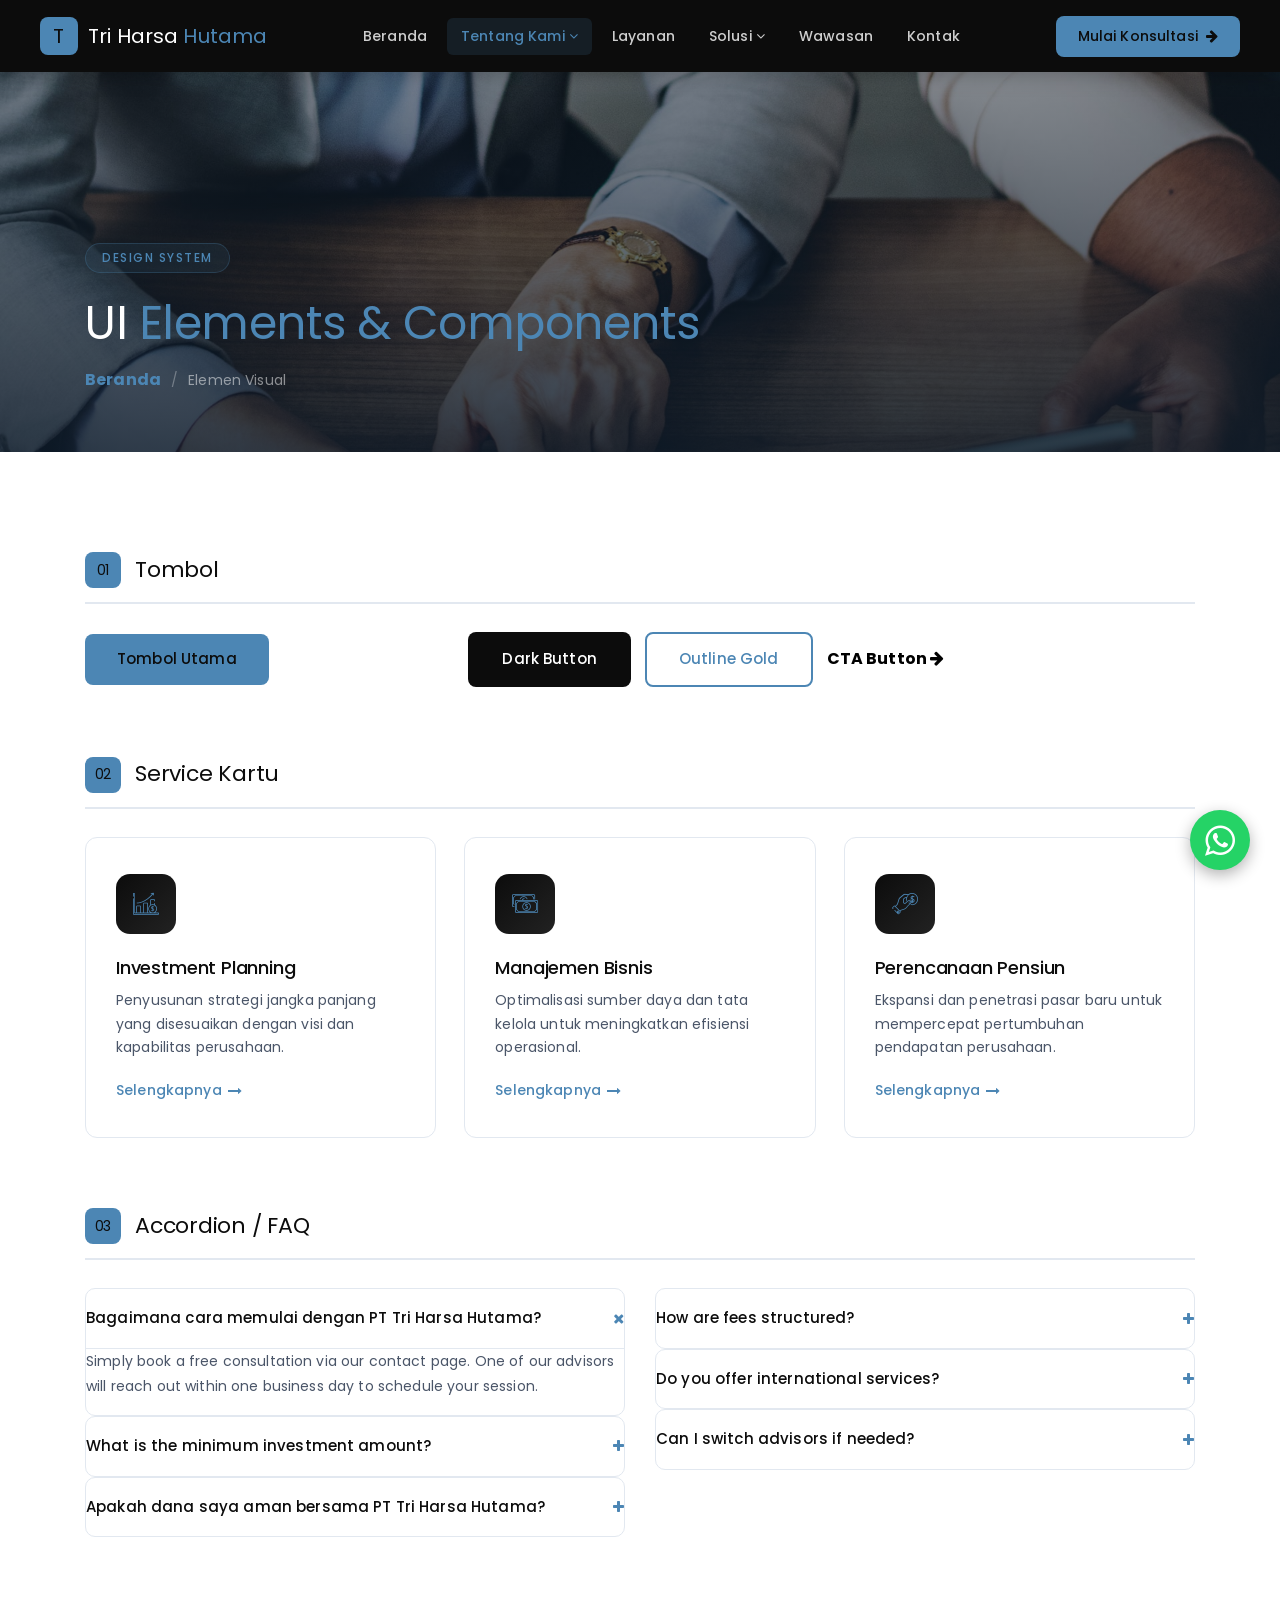
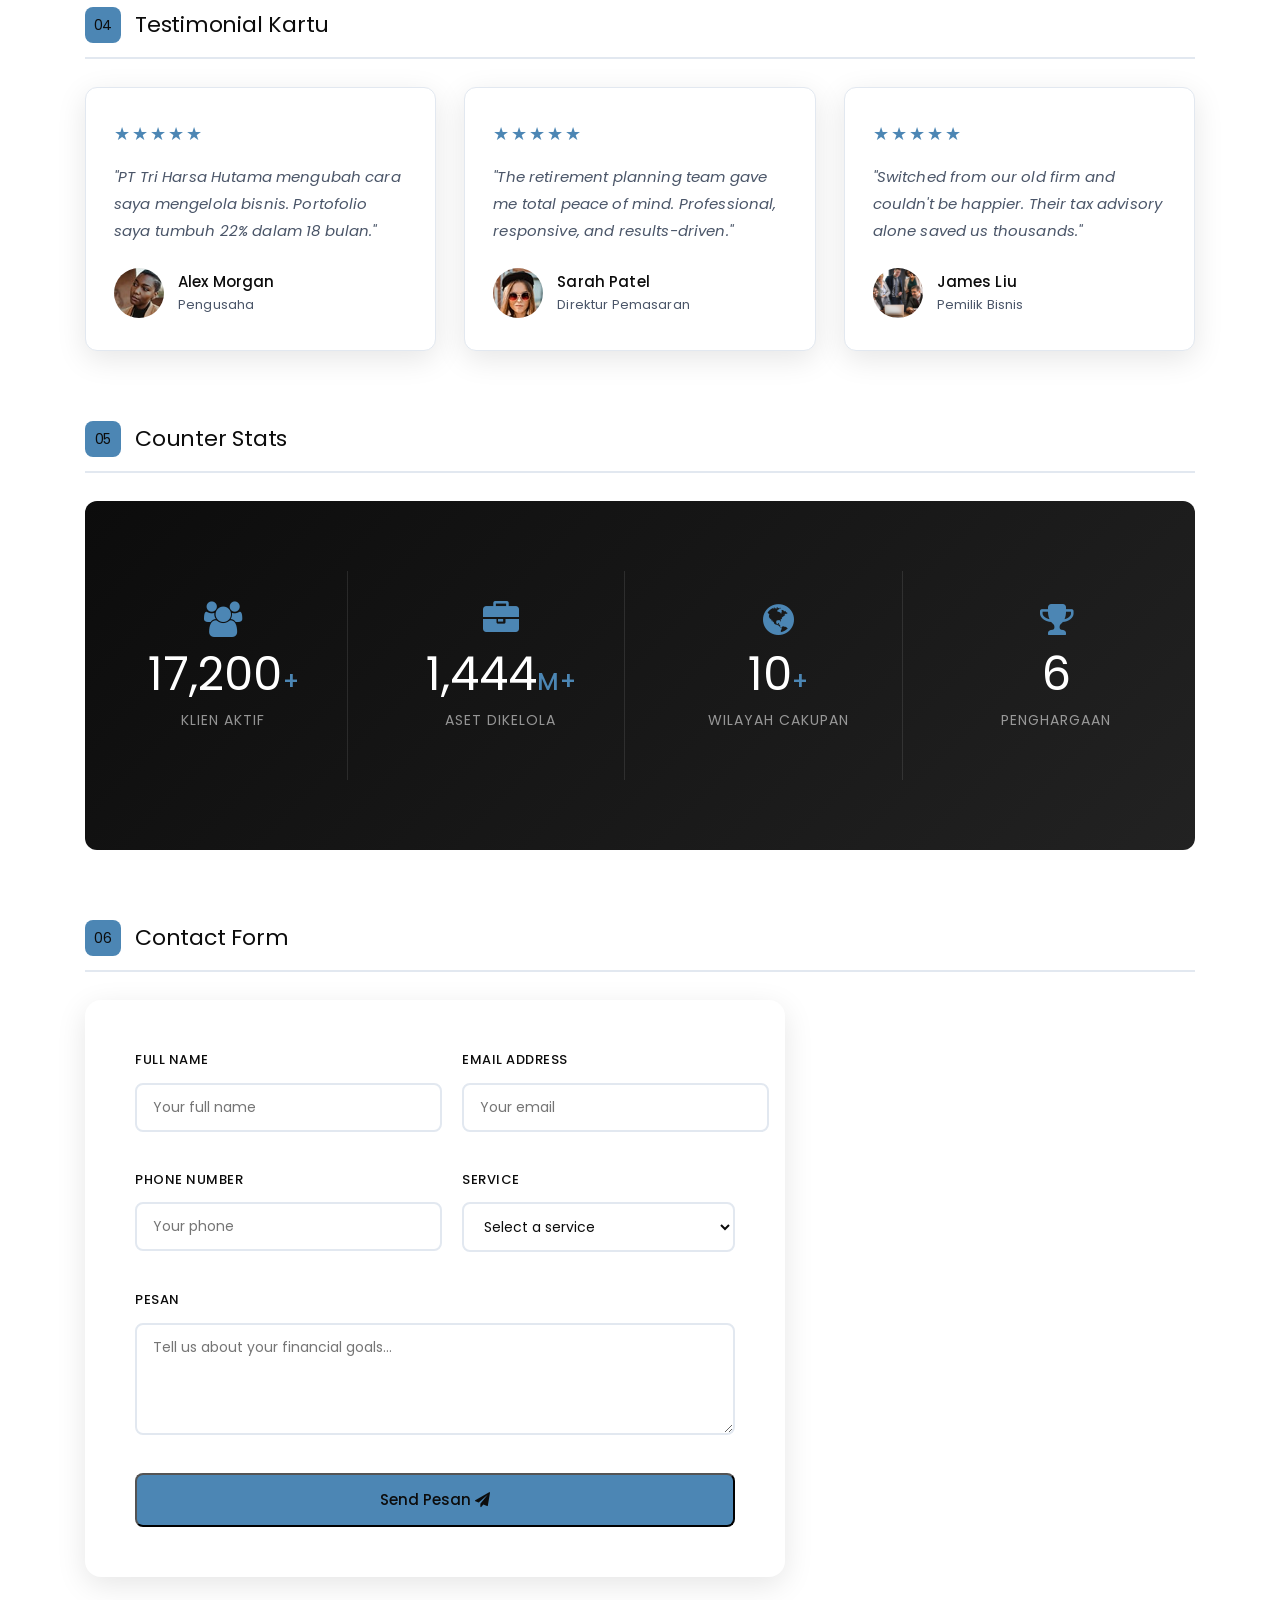
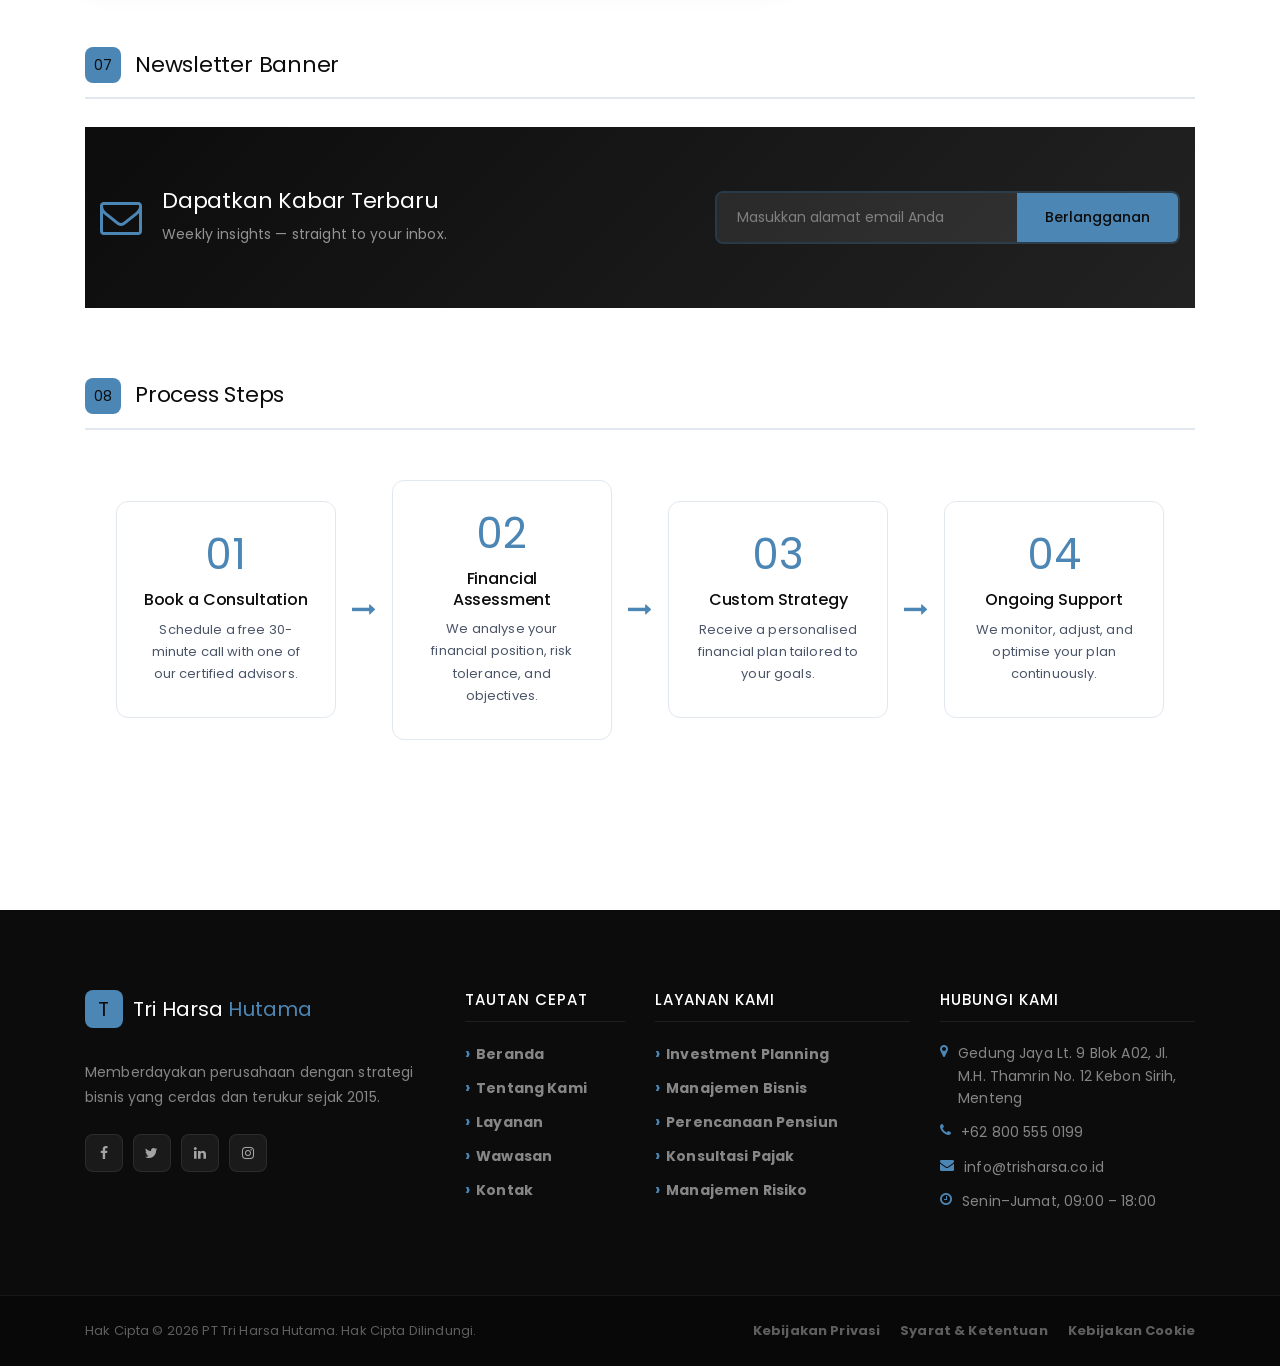
<file: elemen.html>
<!DOCTYPE html>
<html lang="en">
<head>
    <meta charset="UTF-8">
    <meta name="description" content="PT Tri Harsa Hutama - Elemen Visual: tombol, formulir, akordion, tab, dan lainnya.">
    <meta http-equiv="X-UA-Compatible" content="IE=edge">
    <meta name="viewport" content="width=device-width, initial-scale=1, shrink-to-fit=no">
    <title>Elemen Visual — PT Tri Harsa Hutama</title>
    <link rel="icon" href="img/core-img/favicon.ico">
    <link rel="stylesheet" href="style.css">
    <link rel="stylesheet" href="css/custom-override.css">
</head>
<body>
    <div class="preloader d-flex align-items-center justify-content-center">
        <div class="ve-custom-loader">
            <div class="ve-loader-logo">
                <span class="ve-logo-icon">T</span>
                <span class="ve-logo-text">Tri Harsa <strong>Hutama</strong></span>
            </div>
            <div class="ve-loader-spinner"></div>
        </div>
    </div>
    <header class="ve-header" id="ve-sticky">
        <div class="container-fluid ve-nav-wrap">
            <div class="ve-logo"><a href="index.html"><span class="ve-logo-icon">T</span><span class="ve-logo-text">Tri Harsa <strong>Hutama</strong></span></a></div>
            <nav class="ve-nav"><ul>
                <li><a href="index.html">Beranda</a></li>
                <li class="has-drop"><a href="tentang.html" class="active">Tentang Kami <i class="fa fa-angle-down"></i></a>
                    <ul class="ve-dropdown">
                            <li><a href="#">Proyek</a></li>
                            <li><a href="#">Jasa</a></li>
                        </ul>
                </li>
                <li><a href="layanan.html">Layanan</a></li>
                <li class="has-drop"><a href="#">Solusi <i class="fa fa-angle-down"></i></a>
                    <ul class="ve-dropdown"><li><a href="#">Manajemen Bisnis</a></li><li><a href="#">Perencanaan Pensiun</a></li><li><a href="#">Konsultasi Pajak</a></li><li><a href="#">Analisis Risiko</a></li></ul>
                </li>
                <li><a href="wawasan.html">Wawasan</a></li>
                <li><a href="kontak.html">Kontak</a></li>
            </ul></nav>
            <div class="ve-nav-cta"><a href="kontak.html" class="ve-cta-btn">Mulai Konsultasi <i class="fa fa-arrow-right"></i></a></div>
            <button class="ve-toggler" id="ve-toggle"><span></span><span></span><span></span></button>
        </div>
        <div class="ve-mobile-menu" id="ve-mobile-menu"><ul>
            <li><a href="index.html">Beranda</a></li><li><a href="tentang.html">Tentang Kami</a></li>
            <li><a href="layanan.html">Layanan</a></li><li><a href="#">Solusi</a></li>
            <li><a href="wawasan.html">Wawasan</a></li><li><a href="kontak.html">Kontak</a></li>
        </ul></div>
    </header>
    <section class="ve-page-hero" style="background-image:url(img/bg-img/13.jpg);">
        <div class="ve-page-hero-overlay"></div>
        <div class="container ve-page-hero-content">
            <span class="ve-section-tag">Design System</span><h1>UI <span>Elements &amp; Components</span></h1>
            <nav aria-label="breadcrumb"><ol class="ve-breadcrumb"><li><a href="index.html">Beranda</a></li><li class="active">Elemen Visual</li></ol></nav>
        </div>
    </section>

    <section class="ve-section ve-elements-section">
        <div class="container">

            <!-- BUTTONS -->
            <div class="ve-el-block">
                <h3 class="ve-el-title"><span>01</span> Tombol</h3>
                <div class="ve-el-demo">
                    <a href="#" class="ve-btn-primary">Tombol Utama</a>
                    <a href="#" class="ve-btn-ghost">Tombol Hantu</a>
                    <a href="#" class="ve-btn-white" style="background:var(--ve-dark);color:#fff;">Dark Button</a>
                    <a href="#" class="ve-btn-primary" style="background:transparent;border:2px solid var(--ve-gold);color:var(--ve-gold);">Outline Gold</a>
                    <a href="#" class="ve-cta-btn">CTA Button <i class="fa fa-arrow-right"></i></a>
                </div>
            </div>

            <!-- SERVICE CARDS -->
            <div class="ve-el-block">
                <h3 class="ve-el-title"><span>02</span> Service Kartu</h3>
                <div class="ve-services-grid">
                    <div class="ve-service-card"><div class="ve-service-icon"><i class="icon-profits"></i></div><h4>Investment Planning</h4><p>Penyusunan strategi jangka panjang yang disesuaikan dengan visi dan kapabilitas perusahaan.</p><a href="#" class="ve-card-link">Selengkapnya <i class="fa fa-long-arrow-right"></i></a></div>
                    <div class="ve-service-card"><div class="ve-service-icon"><i class="icon-money-1"></i></div><h4>Manajemen Bisnis</h4><p>Optimalisasi sumber daya dan tata kelola untuk meningkatkan efisiensi operasional.</p><a href="#" class="ve-card-link">Selengkapnya <i class="fa fa-long-arrow-right"></i></a></div>
                    <div class="ve-service-card"><div class="ve-service-icon"><i class="icon-coin"></i></div><h4>Perencanaan Pensiun</h4><p>Ekspansi dan penetrasi pasar baru untuk mempercepat pertumbuhan pendapatan perusahaan.</p><a href="#" class="ve-card-link">Selengkapnya <i class="fa fa-long-arrow-right"></i></a></div>
                </div>
            </div>

            <!-- ACCORDION + FAQ -->
            <div class="ve-el-block">
                <h3 class="ve-el-title"><span>03</span> Accordion / FAQ</h3>
                <div class="row">
                    <div class="col-12 col-lg-6">
                        <div class="ve-faq-list">
                            <div class="ve-faq-item open"><div class="ve-faq-q"><span>Bagaimana cara memulai dengan PT Tri Harsa Hutama?</span><i class="fa fa-plus"></i></div><div class="ve-faq-a">Simply book a free consultation via our contact page. One of our advisors will reach out within one business day to schedule your session.</div></div>
                            <div class="ve-faq-item"><div class="ve-faq-q"><span>What is the minimum investment amount?</span><i class="fa fa-plus"></i></div><div class="ve-faq-a">There is no minimum. We work with clients at all wealth levels and tailor our services accordingly.</div></div>
                            <div class="ve-faq-item"><div class="ve-faq-q"><span>Apakah dana saya aman bersama PT Tri Harsa Hutama?</span><i class="fa fa-plus"></i></div><div class="ve-faq-a">Yes. Your assets are held with SIPC-protected custodians and we use bank-grade 256-bit encryption across all platforms.</div></div>
                        </div>
                    </div>
                    <div class="col-12 col-lg-6">
                        <div class="ve-faq-list">
                            <div class="ve-faq-item"><div class="ve-faq-q"><span>How are fees structured?</span><i class="fa fa-plus"></i></div><div class="ve-faq-a">We operate on a transparent fee-only model — no commissions, no conflicts of interest.</div></div>
                            <div class="ve-faq-item"><div class="ve-faq-q"><span>Do you offer international services?</span><i class="fa fa-plus"></i></div><div class="ve-faq-a">Yes, we serve clients in 30+ countries. Our digital-first approach means we can work with anyone, anywhere.</div></div>
                            <div class="ve-faq-item"><div class="ve-faq-q"><span>Can I switch advisors if needed?</span><i class="fa fa-plus"></i></div><div class="ve-faq-a">Absolutely. Client satisfaction is our priority. If you'd prefer to work with a different advisor on our team, we make that transition seamless.</div></div>
                        </div>
                    </div>
                </div>
            </div>

            <!-- TESTIMONIAL CARDS -->
            <div class="ve-el-block">
                <h3 class="ve-el-title"><span>04</span> Testimonial Kartu</h3>
                <div class="ve-testi-grid">
                    <div class="ve-testi-card"><div class="ve-testi-stars">&#9733;&#9733;&#9733;&#9733;&#9733;</div><p>"PT Tri Harsa Hutama mengubah cara saya mengelola bisnis. Portofolio saya tumbuh 22% dalam 18 bulan."</p><div class="ve-testi-author"><div class="ve-testi-avatar bg-img" style="background-image:url(img/bg-img/32.jpg);"></div><div><strong>Alex Morgan</strong><span>Pengusaha</span></div></div></div>
                    <div class="ve-testi-card"><div class="ve-testi-stars">&#9733;&#9733;&#9733;&#9733;&#9733;</div><p>"The retirement planning team gave me total peace of mind. Professional, responsive, and results-driven."</p><div class="ve-testi-author"><div class="ve-testi-avatar bg-img" style="background-image:url(img/bg-img/33.jpg);"></div><div><strong>Sarah Patel</strong><span>Direktur Pemasaran</span></div></div></div>
                    <div class="ve-testi-card"><div class="ve-testi-stars">&#9733;&#9733;&#9733;&#9733;&#9733;</div><p>"Switched from our old firm and couldn't be happier. Their tax advisory alone saved us thousands."</p><div class="ve-testi-author"><div class="ve-testi-avatar bg-img" style="background-image:url(img/bg-img/14.jpg);"></div><div><strong>James Liu</strong><span>Pemilik Bisnis</span></div></div></div>
                </div>
            </div>

            <!-- COUNTERS -->
            <div class="ve-el-block">
                <h3 class="ve-el-title"><span>05</span> Counter Stats</h3>
                <section class="ve-counter-section" style="border-radius:var(--ve-radius);overflow:hidden;">
                    <div class="container"><div class="ve-counter-grid">
                        <div class="ve-counter-item"><i class="fa fa-users"></i><strong class="counter" data-count="50000">0</strong><span>+</span><p>Klien Aktif</p></div>
                        <div class="ve-counter-item"><i class="fa fa-briefcase"></i><strong class="counter" data-count="4200">0</strong><span>M+</span><p>Aset Dikelola</p></div>
                        <div class="ve-counter-item"><i class="fa fa-globe"></i><strong class="counter" data-count="30">0</strong><span>+</span><p>Wilayah Cakupan</p></div>
                        <div class="ve-counter-item"><i class="fa fa-trophy"></i><strong class="counter" data-count="18">0</strong><span></span><p>Penghargaan</p></div>
                    </div></div>
                </section>
            </div>

            <!-- CONTACT FORM -->
            <div class="ve-el-block">
                <h3 class="ve-el-title"><span>06</span> Contact Form</h3>
                <div class="ve-contact-form-wrap" style="max-width:700px;">
                    <form class="ve-contact-form" action="#" method="post">
                        <div class="ve-form-row">
                            <div class="ve-form-group"><label>Full Name</label><input type="text" placeholder="Your full name"></div>
                            <div class="ve-form-group"><label>Email Address</label><input type="email" placeholder="Your email"></div>
                        </div>
                        <div class="ve-form-row">
                            <div class="ve-form-group"><label>Phone Number</label><input type="tel" placeholder="Your phone"></div>
                            <div class="ve-form-group"><label>Service</label><select><option>Select a service</option><option>Investment Planning</option><option>Manajemen Bisnis</option><option>Perencanaan Strategis</option></select></div>
                        </div>
                        <div class="ve-form-group"><label>Pesan</label><textarea rows="4" placeholder="Tell us about your financial goals..."></textarea></div>
                        <button type="submit" class="ve-btn-primary">Send Pesan <i class="fa fa-paper-plane"></i></button>
                    </form>
                </div>
            </div>

            <!-- NEWSLETTER -->
            <div class="ve-el-block">
                <h3 class="ve-el-title"><span>07</span> Newsletter Banner</h3>
    <section class="ve-newsletter-section"><div class="container"><div class="ve-newsletter-wrap">
        <div class="ve-nl-left"><i class="fa fa-envelope-o"></i><div><h3>Dapatkan Kabar Terbaru</h3><p>Weekly insights — straight to your inbox.</p></div></div>
        <div class="ve-nl-right"><form class="ve-nl-form" action="#" method="post"><input type="email" placeholder="Masukkan alamat email Anda" required><button type="submit">Berlangganan</button></form></div>
    </div></div></section>
            </div>

            <!-- PROCESS STEPS -->
            <div class="ve-el-block">
                <h3 class="ve-el-title"><span>08</span> Process Steps</h3>
                <div class="ve-process-grid">
                    <div class="ve-process-step"><div class="ve-process-num">01</div><h5>Book a Consultation</h5><p>Schedule a free 30-minute call with one of our certified advisors.</p></div>
                    <div class="ve-process-arrow"><i class="fa fa-long-arrow-right"></i></div>
                    <div class="ve-process-step"><div class="ve-process-num">02</div><h5>Financial Assessment</h5><p>We analyse your financial position, risk tolerance, and objectives.</p></div>
                    <div class="ve-process-arrow"><i class="fa fa-long-arrow-right"></i></div>
                    <div class="ve-process-step"><div class="ve-process-num">03</div><h5>Custom Strategy</h5><p>Receive a personalised financial plan tailored to your goals.</p></div>
                    <div class="ve-process-arrow"><i class="fa fa-long-arrow-right"></i></div>
                    <div class="ve-process-step"><div class="ve-process-num">04</div><h5>Ongoing Support</h5><p>We monitor, adjust, and optimise your plan continuously.</p></div>
                </div>
            </div>

        </div>
    </section>
    <footer class="ve-footer"><div class="container"><div class="row">
        <div class="col-12 col-sm-6 col-lg-4 mb-50"><div class="ve-footer-brand">
            <a href="index.html" class="ve-footer-logo"><span class="ve-logo-icon">T</span><span class="ve-logo-text">Tri Harsa <strong>Hutama</strong></span></a>
            <p>Memberdayakan perusahaan dengan strategi bisnis yang cerdas dan terukur sejak 2015.</p>
            <div class="ve-social"><a href="#"><i class="fa fa-facebook"></i></a><a href="#"><i class="fa fa-twitter"></i></a><a href="#"><i class="fa fa-linkedin"></i></a><a href="#"><i class="fa fa-instagram"></i></a></div>
        </div></div>
        <div class="col-12 col-sm-6 col-lg-2 mb-50"><h5 class="ve-footer-title">Tautan Cepat</h5>
            <ul class="ve-footer-links"><li><a href="index.html">Beranda</a></li><li><a href="tentang.html">Tentang Kami</a></li><li><a href="layanan.html">Layanan</a></li><li><a href="wawasan.html">Wawasan</a></li><li><a href="kontak.html">Kontak</a></li></ul>
        </div>
        <div class="col-12 col-sm-6 col-lg-3 mb-50"><h5 class="ve-footer-title">Layanan Kami</h5>
            <ul class="ve-footer-links"><li><a href="#">Investment Planning</a></li><li><a href="#">Manajemen Bisnis</a></li><li><a href="#">Perencanaan Pensiun</a></li><li><a href="#">Konsultasi Pajak</a></li><li><a href="#">Manajemen Risiko</a></li></ul>
        </div>
        <div class="col-12 col-sm-6 col-lg-3 mb-50"><h5 class="ve-footer-title">Hubungi Kami</h5>
            <ul class="ve-footer-contact"><li><i class="fa fa-map-marker"></i> Gedung Jaya Lt. 9 Blok A02, Jl. M.H. Thamrin No. 12 Kebon Sirih, Menteng</li><li><i class="fa fa-phone"></i> +62 800 555 0199</li><li><i class="fa fa-envelope"></i> info@trisharsa.co.id</li><li><i class="fa fa-clock-o"></i> Senin–Jumat, 09:00 – 18:00</li></ul>
        </div>
    </div></div>
    <div class="ve-footer-bottom"><div class="container"><div class="ve-footer-bottom-inner">
        <p>Hak Cipta &copy; <script>document.write(new Date().getFullYear());</script> PT Tri Harsa Hutama. Hak Cipta Dilindungi.</p>
        <ul><li><a href="#">Kebijakan Privasi</a></li><li><a href="#">Syarat & Ketentuan</a></li><li><a href="#">Kebijakan Cookie</a></li></ul>
    </div></div></div></footer>
    <script src="js/jquery/jquery-2.2.4.min.js"></script>
    <script src="js/bootstrap/popper.min.js"></script>
    <script src="js/bootstrap/bootstrap.min.js"></script>
    <script src="js/plugins/plugins.js"></script>
    <script src="js/active.js"></script>
    <script src="js/vaultedge.js"></script>

    <!-- Floating WA -->
    <a href="https://wa.me/" class="floating-wa" target="_blank" title="WhatsApp Kami">
        <i class="fa fa-whatsapp"></i>
    </a>

</body></html>
</file>
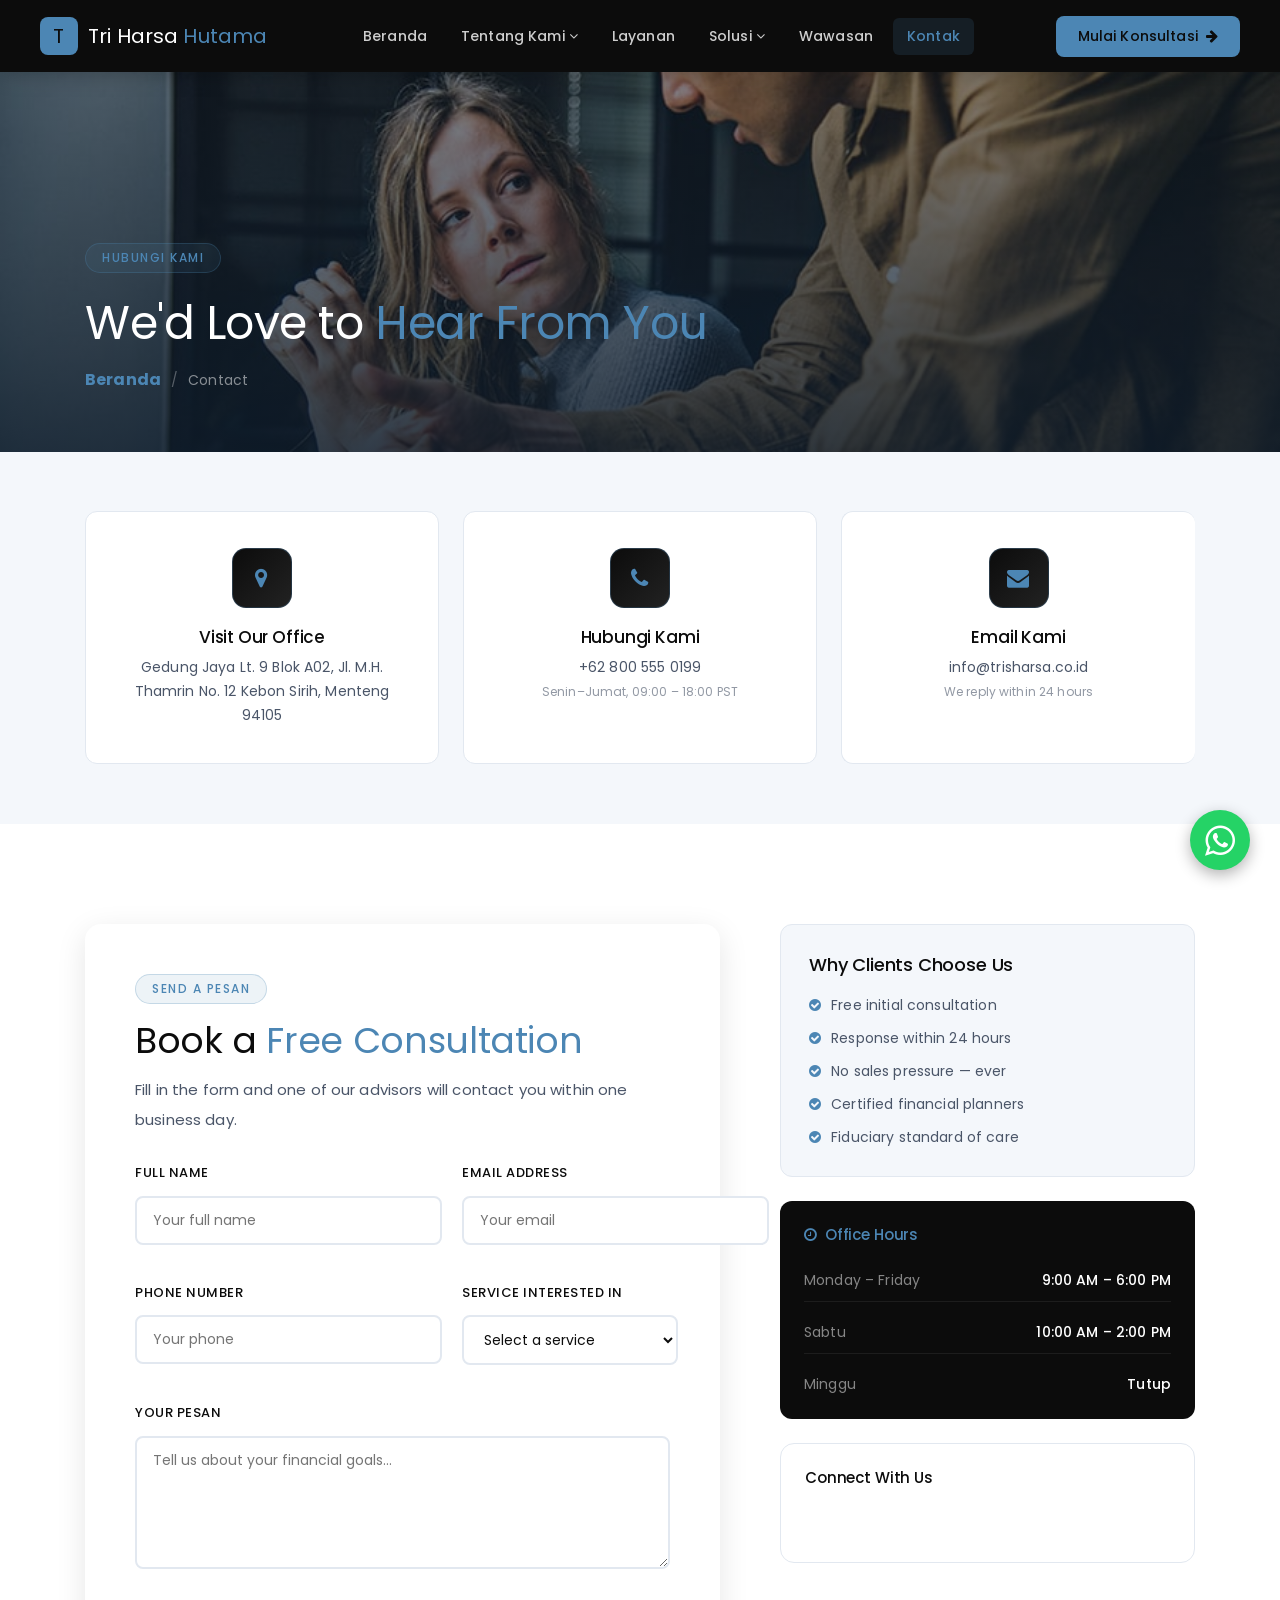
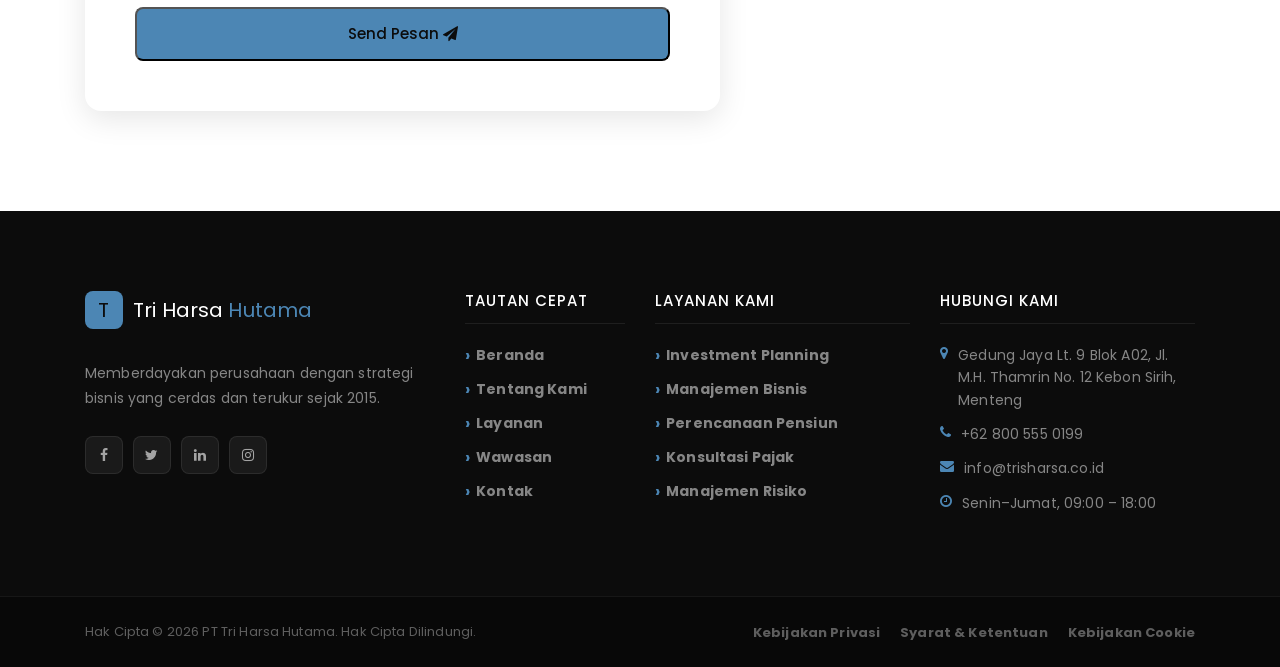
<file: kontak.html>
<!DOCTYPE html>
<html lang="en">
<head>
    <meta charset="UTF-8">
    <meta name="description" content="Hubungi PT Tri Harsa Hutama — jadwalkan konsultasi gratis Anda hari ini.">
    <meta http-equiv="X-UA-Compatible" content="IE=edge">
    <meta name="viewport" content="width=device-width, initial-scale=1, shrink-to-fit=no">
    <title>Hubungi Kami — PT Tri Harsa Hutama</title>
    <link rel="icon" href="img/core-img/favicon.ico">
    <link rel="stylesheet" href="style.css">
    <link rel="stylesheet" href="css/custom-override.css">
</head>
<body>
    <div class="preloader d-flex align-items-center justify-content-center">
        <div class="ve-custom-loader">
            <div class="ve-loader-logo">
                <span class="ve-logo-icon">T</span>
                <span class="ve-logo-text">Tri Harsa <strong>Hutama</strong></span>
            </div>
            <div class="ve-loader-spinner"></div>
        </div>
    </div>
    <header class="ve-header" id="ve-sticky">
        <div class="container-fluid ve-nav-wrap">
            <div class="ve-logo"><a href="index.html"><span class="ve-logo-icon">T</span><span class="ve-logo-text">Tri Harsa <strong>Hutama</strong></span></a></div>
            <nav class="ve-nav">
                <ul>
                    <li><a href="index.html">Beranda</a></li>
                    <li class="has-drop"><a href="tentang.html">Tentang Kami <i class="fa fa-angle-down"></i></a>
                        <ul class="ve-dropdown">
                            <li><a href="#">Proyek</a></li>
                            <li><a href="#">Jasa</a></li>
                        </ul>
                    </li>
                    <li><a href="layanan.html">Layanan</a></li>
                    <li class="has-drop"><a href="#">Solusi <i class="fa fa-angle-down"></i></a>
                        <ul class="ve-dropdown">
                            <li><a href="#">Manajemen Bisnis</a></li>
                            <li><a href="#">Perencanaan Pensiun</a></li>
                            <li><a href="#">Konsultasi Pajak</a></li>
                            <li><a href="#">Analisis Risiko</a></li>
                        </ul>
                    </li>
                    <li><a href="wawasan.html">Wawasan</a></li>
                    <li><a href="kontak.html" class="active">Kontak</a></li>
                </ul>
            </nav>
            <div class="ve-nav-cta"><a href="kontak.html" class="ve-cta-btn">Mulai Konsultasi <i class="fa fa-arrow-right"></i></a></div>
            <button class="ve-toggler" id="ve-toggle"><span></span><span></span><span></span></button>
        </div>
        <div class="ve-mobile-menu" id="ve-mobile-menu">
            <ul>
                <li><a href="index.html">Beranda</a></li>
                <li><a href="tentang.html">Tentang Kami</a></li>
                <li><a href="layanan.html">Layanan</a></li>
                <li><a href="#">Solusi</a></li>
                <li><a href="wawasan.html">Wawasan</a></li>
                <li><a href="kontak.html">Kontak</a></li>
            </ul>
        </div>
    </header>
    <section class="ve-page-hero" style="background-image:url(img/bg-img/22.jpg);">
        <div class="ve-page-hero-overlay"></div>
        <div class="container ve-page-hero-content">
            <span class="ve-section-tag">Hubungi Kami</span>
            <h1>We'd Love to <span>Hear From You</span></h1>
            <nav aria-label="breadcrumb"><ol class="ve-breadcrumb"><li><a href="index.html">Beranda</a></li><li class="active">Contact</li></ol></nav>
        </div>
    </section>

    <section class="ve-contact-cards-section">
        <div class="container">
            <div class="ve-contact-cards-grid">
                <div class="ve-contact-info-card wow fadeInUp" data-wow-delay="100ms"><div class="ve-ci-icon"><i class="fa fa-map-marker"></i></div><h5>Visit Our Office</h5><p>Gedung Jaya Lt. 9 Blok A02, Jl. M.H. Thamrin No. 12 Kebon Sirih, Menteng 94105</p></div>
                <div class="ve-contact-info-card wow fadeInUp" data-wow-delay="250ms"><div class="ve-ci-icon"><i class="fa fa-phone"></i></div><h5>Hubungi Kami</h5><p>+62 800 555 0199<br><small>Senin–Jumat, 09:00 – 18:00 PST</small></p></div>
                <div class="ve-contact-info-card wow fadeInUp" data-wow-delay="400ms"><div class="ve-ci-icon"><i class="fa fa-envelope"></i></div><h5>Email Kami</h5><p>info@trisharsa.co.id<br><small>We reply within 24 hours</small></p></div>
            </div>
        </div>
    </section>

    <section class="ve-section ve-contact-section">
        <div class="container">
            <div class="row">
                <div class="col-12 col-lg-7 wow fadeInLeft" data-wow-delay="100ms">
                    <div class="ve-contact-form-wrap">
                        <span class="ve-section-tag">Send a Pesan</span>
                        <h2>Book a <span>Free Consultation</span></h2>
                        <p>Fill in the form and one of our advisors will contact you within one business day.</p>
                        <form class="ve-contact-form" action="#" method="post">
                            <div class="ve-form-row">
                                <div class="ve-form-group"><label>Full Name</label><input type="text" placeholder="Your full name" required></div>
                                <div class="ve-form-group"><label>Email Address</label><input type="email" placeholder="Your email" required></div>
                            </div>
                            <div class="ve-form-row">
                                <div class="ve-form-group"><label>Phone Number</label><input type="tel" placeholder="Your phone"></div>
                                <div class="ve-form-group"><label>Service Interested In</label>
                                    <select><option>Select a service</option><option>Investment Planning</option><option>Manajemen Bisnis</option><option>Perencanaan Strategis</option><option>Konsultasi Pajak</option><option>Manajemen Risiko</option></select>
                                </div>
                            </div>
                            <div class="ve-form-group"><label>Your Pesan</label><textarea rows="5" placeholder="Tell us about your financial goals..."></textarea></div>
                            <button type="submit" class="ve-btn-primary">Send Pesan <i class="fa fa-paper-plane"></i></button>
                        </form>
                    </div>
                </div>
                <div class="col-12 col-lg-5 wow fadeInRight" data-wow-delay="200ms">
                    <div class="ve-contact-aside">
                        <div class="ve-ca-box">
                            <h4>Why Clients Choose Us</h4>
                            <ul class="ve-ca-list">
                                <li><i class="fa fa-check-circle"></i> Free initial consultation</li>
                                <li><i class="fa fa-check-circle"></i> Response within 24 hours</li>
                                <li><i class="fa fa-check-circle"></i> No sales pressure — ever</li>
                                <li><i class="fa fa-check-circle"></i> Certified financial planners</li>
                                <li><i class="fa fa-check-circle"></i> Fiduciary standard of care</li>
                            </ul>
                        </div>
                        <div class="ve-ca-hours">
                            <h5><i class="fa fa-clock-o"></i> Office Hours</h5>
                            <ul>
                                <li><span>Monday – Friday</span><strong>9:00 AM – 6:00 PM</strong></li>
                                <li><span>Sabtu</span><strong>10:00 AM – 2:00 PM</strong></li>
                                <li><span>Minggu</span><strong>Tutup</strong></li>
                            </ul>
                        </div>
                        <div class="ve-ca-social">
                            <h5>Connect With Us</h5>
                            <div class="ve-social">
                                <a href="#"><i class="fa fa-facebook"></i></a>
                                <a href="#"><i class="fa fa-twitter"></i></a>
                                <a href="#"><i class="fa fa-linkedin"></i></a>
                                <a href="#"><i class="fa fa-instagram"></i></a>
                            </div>
                        </div>
                    </div>
                </div>
            </div>
        </div>
    </section>
    <footer class="ve-footer">
        <div class="container">
            <div class="row">
                <div class="col-12 col-sm-6 col-lg-4 mb-50">
                    <div class="ve-footer-brand">
                        <a href="index.html" class="ve-footer-logo"><span class="ve-logo-icon">T</span><span class="ve-logo-text">Tri Harsa <strong>Hutama</strong></span></a>
                        <p>Memberdayakan perusahaan dengan strategi bisnis yang cerdas dan terukur sejak 2015.</p>
                        <div class="ve-social"><a href="#"><i class="fa fa-facebook"></i></a><a href="#"><i class="fa fa-twitter"></i></a><a href="#"><i class="fa fa-linkedin"></i></a><a href="#"><i class="fa fa-instagram"></i></a></div>
                    </div>
                </div>
                <div class="col-12 col-sm-6 col-lg-2 mb-50">
                    <h5 class="ve-footer-title">Tautan Cepat</h5>
                    <ul class="ve-footer-links"><li><a href="index.html">Beranda</a></li><li><a href="tentang.html">Tentang Kami</a></li><li><a href="layanan.html">Layanan</a></li><li><a href="wawasan.html">Wawasan</a></li><li><a href="kontak.html">Kontak</a></li></ul>
                </div>
                <div class="col-12 col-sm-6 col-lg-3 mb-50">
                    <h5 class="ve-footer-title">Layanan Kami</h5>
                    <ul class="ve-footer-links"><li><a href="#">Investment Planning</a></li><li><a href="#">Manajemen Bisnis</a></li><li><a href="#">Perencanaan Pensiun</a></li><li><a href="#">Konsultasi Pajak</a></li><li><a href="#">Manajemen Risiko</a></li></ul>
                </div>
                <div class="col-12 col-sm-6 col-lg-3 mb-50">
                    <h5 class="ve-footer-title">Hubungi Kami</h5>
                    <ul class="ve-footer-contact">
                        <li><i class="fa fa-map-marker"></i> Gedung Jaya Lt. 9 Blok A02, Jl. M.H. Thamrin No. 12 Kebon Sirih, Menteng</li>
                        <li><i class="fa fa-phone"></i> +62 800 555 0199</li>
                        <li><i class="fa fa-envelope"></i> info@trisharsa.co.id</li>
                        <li><i class="fa fa-clock-o"></i> Senin–Jumat, 09:00 – 18:00</li>
                    </ul>
                </div>
            </div>
        </div>
        <div class="ve-footer-bottom"><div class="container"><div class="ve-footer-bottom-inner">
            <p>Hak Cipta &copy; <script>document.write(new Date().getFullYear());</script> PT Tri Harsa Hutama. Hak Cipta Dilindungi.</p>
            <ul><li><a href="#">Kebijakan Privasi</a></li><li><a href="#">Syarat & Ketentuan</a></li><li><a href="#">Kebijakan Cookie</a></li></ul>
        </div></div></div>
    </footer>
    <script src="js/jquery/jquery-2.2.4.min.js"></script>
    <script src="js/bootstrap/popper.min.js"></script>
    <script src="js/bootstrap/bootstrap.min.js"></script>
    <script src="js/plugins/plugins.js"></script>
    <script src="js/active.js"></script>
    <script src="js/vaultedge.js"></script>

    <!-- Floating WA -->
    <a href="https://wa.me/" class="floating-wa" target="_blank" title="WhatsApp Kami">
        <i class="fa fa-whatsapp"></i>
    </a>

</body>
</html>
</file>
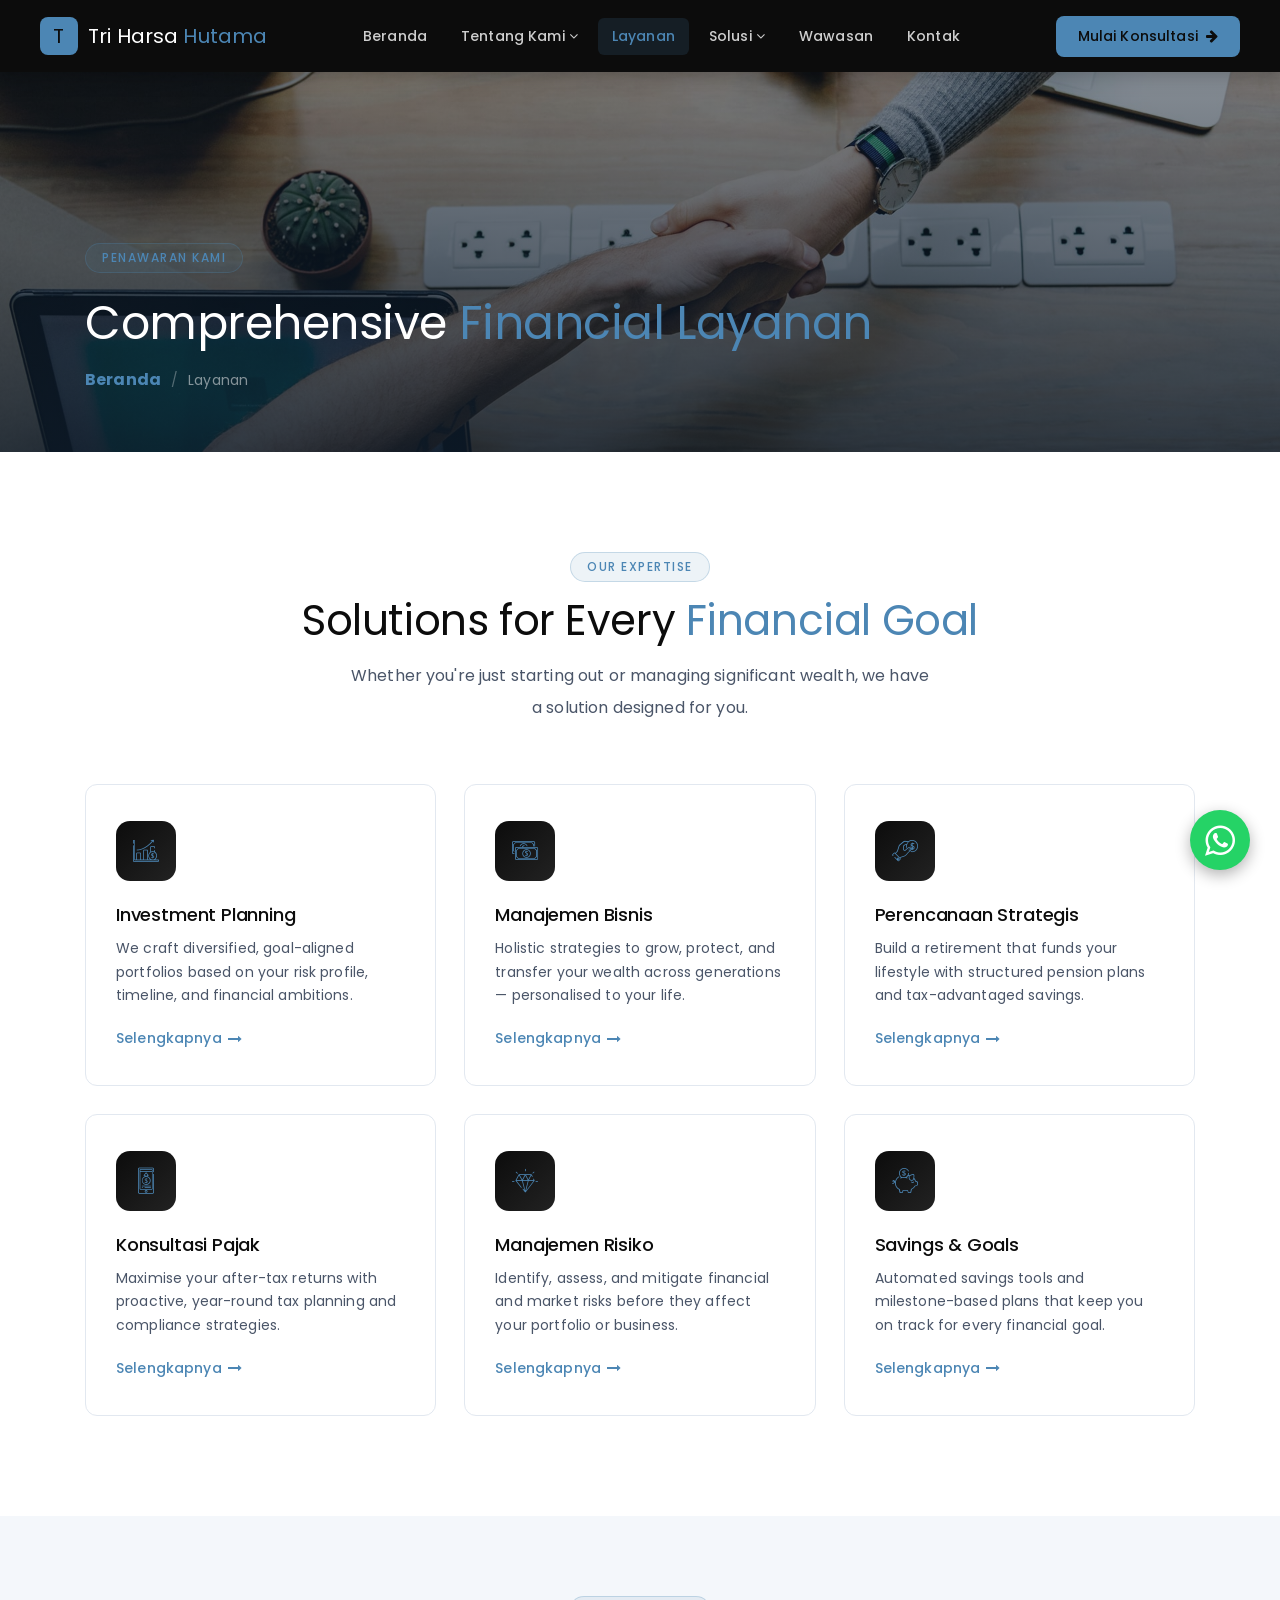
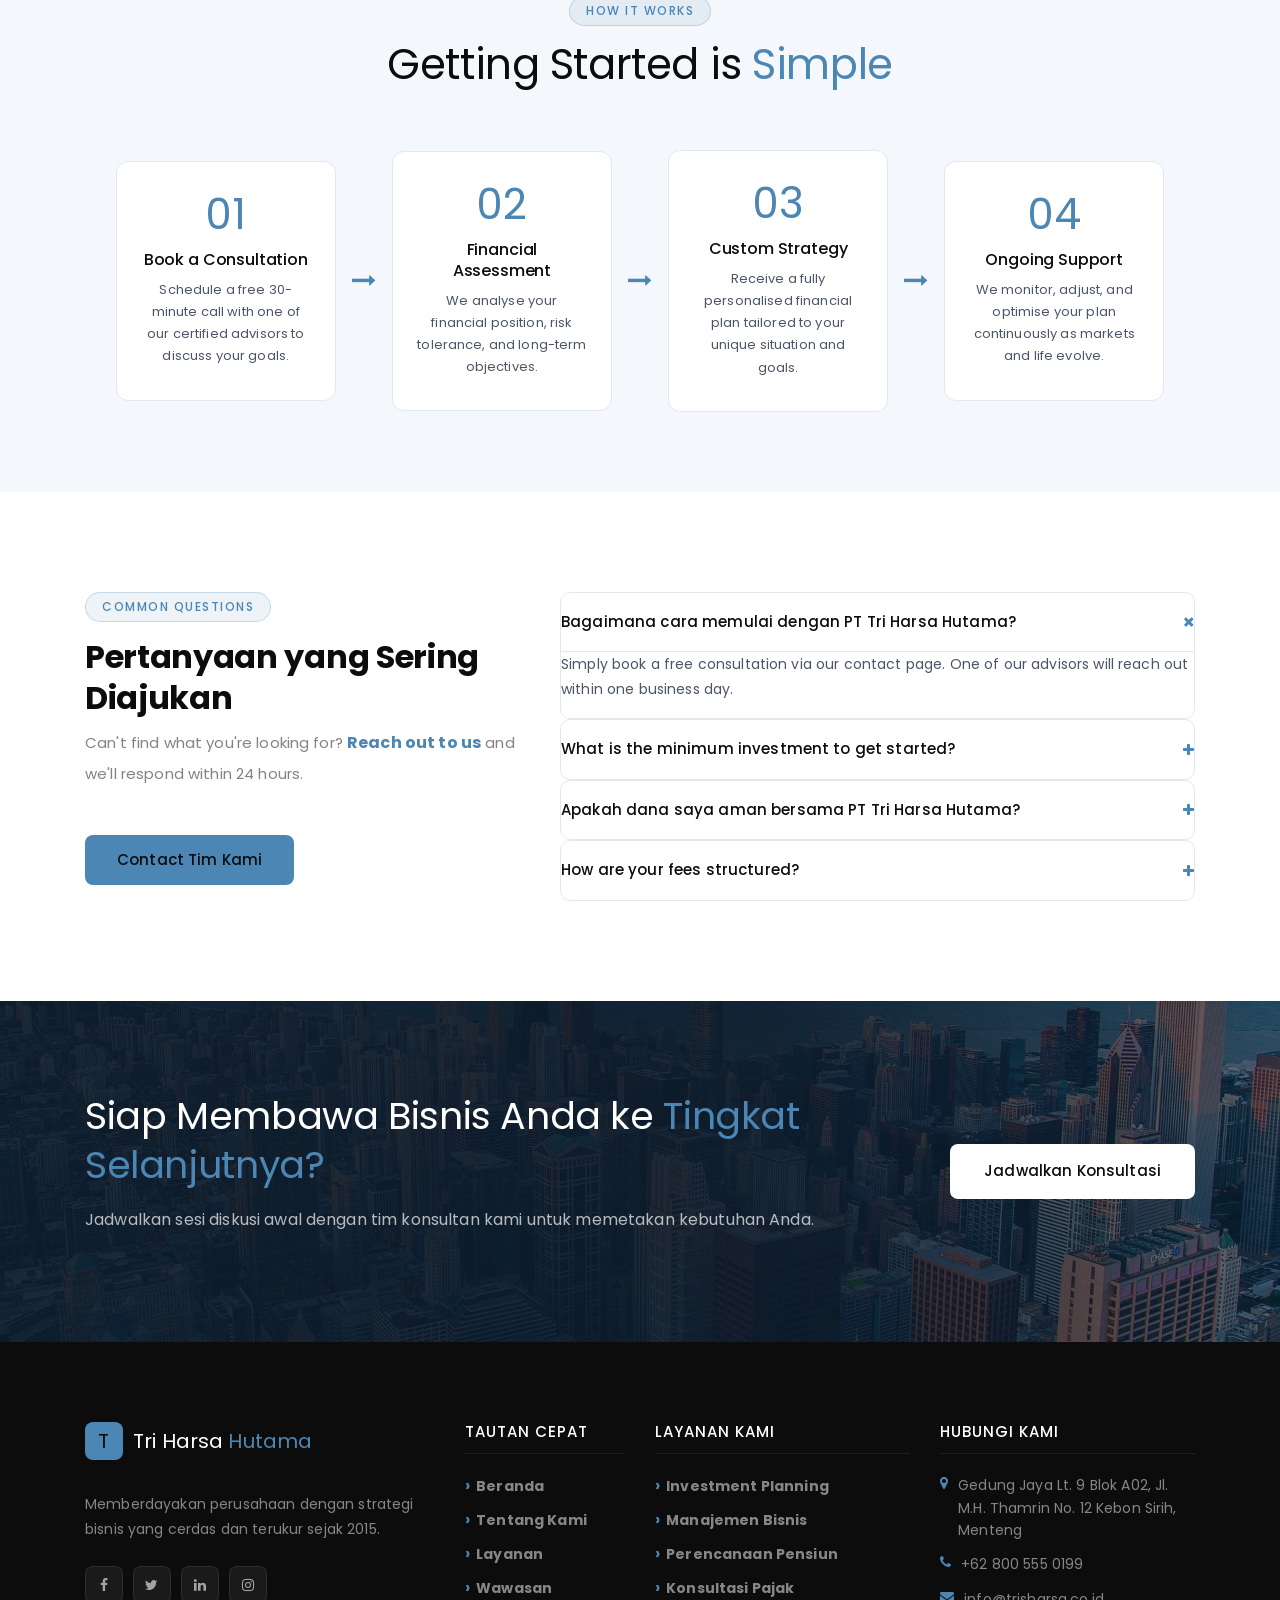
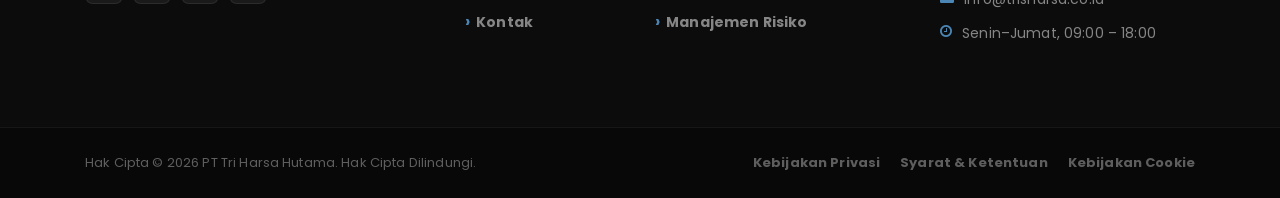
<file: layanan.html>
<!DOCTYPE html>
<html lang="en">
<head>
    <meta charset="UTF-8">
    <meta name="description" content="PT Tri Harsa Hutama menawarkan layanan investasi, manajemen kekayaan, dan konsultasi bisnis.">
    <meta http-equiv="X-UA-Compatible" content="IE=edge">
    <meta name="viewport" content="width=device-width, initial-scale=1, shrink-to-fit=no">
    <title>Layanan Kami — PT Tri Harsa Hutama</title>
    <link rel="icon" href="img/core-img/favicon.ico">
    <link rel="stylesheet" href="style.css">
    <link rel="stylesheet" href="css/custom-override.css">
</head>
<body>
    <div class="preloader d-flex align-items-center justify-content-center">
        <div class="ve-custom-loader">
            <div class="ve-loader-logo">
                <span class="ve-logo-icon">T</span>
                <span class="ve-logo-text">Tri Harsa <strong>Hutama</strong></span>
            </div>
            <div class="ve-loader-spinner"></div>
        </div>
    </div>
    <header class="ve-header" id="ve-sticky">
        <div class="container-fluid ve-nav-wrap">
            <div class="ve-logo"><a href="index.html"><span class="ve-logo-icon">T</span><span class="ve-logo-text">Tri Harsa <strong>Hutama</strong></span></a></div>
            <nav class="ve-nav">
                <ul>
                    <li><a href="index.html">Beranda</a></li>
                    <li class="has-drop"><a href="tentang.html">Tentang Kami <i class="fa fa-angle-down"></i></a>
                        <ul class="ve-dropdown">
                            <li><a href="#">Proyek</a></li>
                            <li><a href="#">Jasa</a></li>
                        </ul>
                    </li>
                    <li><a href="layanan.html" class="active">Layanan</a></li>
                    <li class="has-drop"><a href="#">Solusi <i class="fa fa-angle-down"></i></a>
                        <ul class="ve-dropdown">
                            <li><a href="#">Manajemen Bisnis</a></li>
                            <li><a href="#">Perencanaan Pensiun</a></li>
                            <li><a href="#">Konsultasi Pajak</a></li>
                            <li><a href="#">Analisis Risiko</a></li>
                        </ul>
                    </li>
                    <li><a href="wawasan.html">Wawasan</a></li>
                    <li><a href="kontak.html">Kontak</a></li>
                </ul>
            </nav>
            <div class="ve-nav-cta"><a href="kontak.html" class="ve-cta-btn">Mulai Konsultasi <i class="fa fa-arrow-right"></i></a></div>
            <button class="ve-toggler" id="ve-toggle"><span></span><span></span><span></span></button>
        </div>
        <div class="ve-mobile-menu" id="ve-mobile-menu">
            <ul>
                <li><a href="index.html">Beranda</a></li>
                <li><a href="tentang.html">Tentang Kami</a></li>
                <li><a href="layanan.html">Layanan</a></li>
                <li><a href="#">Solusi</a></li>
                <li><a href="wawasan.html">Wawasan</a></li>
                <li><a href="kontak.html">Kontak</a></li>
            </ul>
        </div>
    </header>
    <section class="ve-page-hero" style="background-image:url(img/bg-img/20.jpg);">
        <div class="ve-page-hero-overlay"></div>
        <div class="container ve-page-hero-content">
            <span class="ve-section-tag">Penawaran Kami</span>
            <h1>Comprehensive <span>Financial Layanan</span></h1>
            <nav aria-label="breadcrumb"><ol class="ve-breadcrumb"><li><a href="index.html">Beranda</a></li><li class="active">Layanan</li></ol></nav>
        </div>
    </section>

    <section class="ve-section">
        <div class="container">
            <div class="ve-section-header text-center">
                <span class="ve-section-tag">Our Expertise</span>
                <h2>Solutions for Every <span>Financial Goal</span></h2>
                <p>Whether you're just starting out or managing significant wealth, we have a solution designed for you.</p>
            </div>
            <div class="ve-services-grid">
                <div class="ve-service-card wow fadeInUp" data-wow-delay="100ms"><div class="ve-service-icon"><i class="icon-profits"></i></div><h4>Investment Planning</h4><p>We craft diversified, goal-aligned portfolios based on your risk profile, timeline, and financial ambitions.</p><a href="#" class="ve-card-link">Selengkapnya <i class="fa fa-long-arrow-right"></i></a></div>
                <div class="ve-service-card wow fadeInUp" data-wow-delay="200ms"><div class="ve-service-icon"><i class="icon-money-1"></i></div><h4>Manajemen Bisnis</h4><p>Holistic strategies to grow, protect, and transfer your wealth across generations — personalised to your life.</p><a href="#" class="ve-card-link">Selengkapnya <i class="fa fa-long-arrow-right"></i></a></div>
                <div class="ve-service-card wow fadeInUp" data-wow-delay="300ms"><div class="ve-service-icon"><i class="icon-coin"></i></div><h4>Perencanaan Strategis</h4><p>Build a retirement that funds your lifestyle with structured pension plans and tax-advantaged savings.</p><a href="#" class="ve-card-link">Selengkapnya <i class="fa fa-long-arrow-right"></i></a></div>
                <div class="ve-service-card wow fadeInUp" data-wow-delay="400ms"><div class="ve-service-icon"><i class="icon-smartphone-1"></i></div><h4>Konsultasi Pajak</h4><p>Maximise your after-tax returns with proactive, year-round tax planning and compliance strategies.</p><a href="#" class="ve-card-link">Selengkapnya <i class="fa fa-long-arrow-right"></i></a></div>
                <div class="ve-service-card wow fadeInUp" data-wow-delay="500ms"><div class="ve-service-icon"><i class="icon-diamond"></i></div><h4>Manajemen Risiko</h4><p>Identify, assess, and mitigate financial and market risks before they affect your portfolio or business.</p><a href="#" class="ve-card-link">Selengkapnya <i class="fa fa-long-arrow-right"></i></a></div>
                <div class="ve-service-card wow fadeInUp" data-wow-delay="600ms"><div class="ve-service-icon"><i class="icon-piggy-bank"></i></div><h4>Savings &amp; Goals</h4><p>Automated savings tools and milestone-based plans that keep you on track for every financial goal.</p><a href="#" class="ve-card-link">Selengkapnya <i class="fa fa-long-arrow-right"></i></a></div>
            </div>
        </div>
    </section>

    <section class="ve-process-section">
        <div class="container">
            <div class="ve-section-header text-center">
                <span class="ve-section-tag">How It Works</span>
                <h2>Getting Started is <span>Simple</span></h2>
            </div>
            <div class="ve-process-grid">
                <div class="ve-process-step wow fadeInUp" data-wow-delay="100ms"><div class="ve-process-num">01</div><h5>Book a Consultation</h5><p>Schedule a free 30-minute call with one of our certified advisors to discuss your goals.</p></div>
                <div class="ve-process-arrow"><i class="fa fa-long-arrow-right"></i></div>
                <div class="ve-process-step wow fadeInUp" data-wow-delay="250ms"><div class="ve-process-num">02</div><h5>Financial Assessment</h5><p>We analyse your financial position, risk tolerance, and long-term objectives.</p></div>
                <div class="ve-process-arrow"><i class="fa fa-long-arrow-right"></i></div>
                <div class="ve-process-step wow fadeInUp" data-wow-delay="400ms"><div class="ve-process-num">03</div><h5>Custom Strategy</h5><p>Receive a fully personalised financial plan tailored to your unique situation and goals.</p></div>
                <div class="ve-process-arrow"><i class="fa fa-long-arrow-right"></i></div>
                <div class="ve-process-step wow fadeInUp" data-wow-delay="550ms"><div class="ve-process-num">04</div><h5>Ongoing Support</h5><p>We monitor, adjust, and optimise your plan continuously as markets and life evolve.</p></div>
            </div>
        </div>
    </section>

    <section class="ve-section ve-faq-section">
        <div class="container">
            <div class="row align-items-start">
                <div class="col-12 col-lg-5 wow fadeInLeft" data-wow-delay="100ms">
                    <span class="ve-section-tag">Common Questions</span>
                    <h2>Pertanyaan yang Sering <span>Diajukan</span></h2>
                    <p>Can't find what you're looking for? <a href="kontak.html" style="color:var(--ve-gold);">Reach out to us</a> and we'll respond within 24 hours.</p>
                    <a href="kontak.html" class="ve-btn-primary mt-30">Contact Tim Kami</a>
                </div>
                <div class="col-12 col-lg-7 wow fadeInRight" data-wow-delay="200ms">
                    <div class="ve-faq-list">
                        <div class="ve-faq-item open"><div class="ve-faq-q"><span>Bagaimana cara memulai dengan PT Tri Harsa Hutama?</span><i class="fa fa-plus"></i></div><div class="ve-faq-a">Simply book a free consultation via our contact page. One of our advisors will reach out within one business day.</div></div>
                        <div class="ve-faq-item"><div class="ve-faq-q"><span>What is the minimum investment to get started?</span><i class="fa fa-plus"></i></div><div class="ve-faq-a">There is no minimum investment. We work with clients at all wealth levels and tailor our services accordingly.</div></div>
                        <div class="ve-faq-item"><div class="ve-faq-q"><span>Apakah dana saya aman bersama PT Tri Harsa Hutama?</span><i class="fa fa-plus"></i></div><div class="ve-faq-a">Yes. Your assets are held with SIPC-protected custodians and we use bank-grade 256-bit encryption across all platforms.</div></div>
                        <div class="ve-faq-item"><div class="ve-faq-q"><span>How are your fees structured?</span><i class="fa fa-plus"></i></div><div class="ve-faq-a">We operate on a transparent fee-only model. We never earn commissions — our advice is always purely in your best interest.</div></div>
                    </div>
                </div>
            </div>
        </div>
    </section>

    <section class="ve-cta-banner bg-img" style="background-image:url(img/bg-img/6.jpg);">
        <div class="ve-cta-overlay"></div>
        <div class="container ve-cta-content">
            <div class="row align-items-center">
                <div class="col-12 col-lg-8"><h2>Siap Membawa Bisnis Anda ke <span>Tingkat Selanjutnya?</span></h2><p>Jadwalkan sesi diskusi awal dengan tim konsultan kami untuk memetakan kebutuhan Anda.</p></div>
                <div class="col-12 col-lg-4 text-lg-right"><a href="kontak.html" class="ve-btn-white">Jadwalkan Konsultasi</a></div>
            </div>
        </div>
    </section>
    <footer class="ve-footer">
        <div class="container">
            <div class="row">
                <div class="col-12 col-sm-6 col-lg-4 mb-50">
                    <div class="ve-footer-brand">
                        <a href="index.html" class="ve-footer-logo"><span class="ve-logo-icon">T</span><span class="ve-logo-text">Tri Harsa <strong>Hutama</strong></span></a>
                        <p>Memberdayakan perusahaan dengan strategi bisnis yang cerdas dan terukur sejak 2015.</p>
                        <div class="ve-social"><a href="#"><i class="fa fa-facebook"></i></a><a href="#"><i class="fa fa-twitter"></i></a><a href="#"><i class="fa fa-linkedin"></i></a><a href="#"><i class="fa fa-instagram"></i></a></div>
                    </div>
                </div>
                <div class="col-12 col-sm-6 col-lg-2 mb-50">
                    <h5 class="ve-footer-title">Tautan Cepat</h5>
                    <ul class="ve-footer-links"><li><a href="index.html">Beranda</a></li><li><a href="tentang.html">Tentang Kami</a></li><li><a href="layanan.html">Layanan</a></li><li><a href="wawasan.html">Wawasan</a></li><li><a href="kontak.html">Kontak</a></li></ul>
                </div>
                <div class="col-12 col-sm-6 col-lg-3 mb-50">
                    <h5 class="ve-footer-title">Layanan Kami</h5>
                    <ul class="ve-footer-links"><li><a href="#">Investment Planning</a></li><li><a href="#">Manajemen Bisnis</a></li><li><a href="#">Perencanaan Pensiun</a></li><li><a href="#">Konsultasi Pajak</a></li><li><a href="#">Manajemen Risiko</a></li></ul>
                </div>
                <div class="col-12 col-sm-6 col-lg-3 mb-50">
                    <h5 class="ve-footer-title">Hubungi Kami</h5>
                    <ul class="ve-footer-contact">
                        <li><i class="fa fa-map-marker"></i> Gedung Jaya Lt. 9 Blok A02, Jl. M.H. Thamrin No. 12 Kebon Sirih, Menteng</li>
                        <li><i class="fa fa-phone"></i> +62 800 555 0199</li>
                        <li><i class="fa fa-envelope"></i> info@trisharsa.co.id</li>
                        <li><i class="fa fa-clock-o"></i> Senin–Jumat, 09:00 – 18:00</li>
                    </ul>
                </div>
            </div>
        </div>
        <div class="ve-footer-bottom"><div class="container"><div class="ve-footer-bottom-inner">
            <p>Hak Cipta &copy; <script>document.write(new Date().getFullYear());</script> PT Tri Harsa Hutama. Hak Cipta Dilindungi.</p>
            <ul><li><a href="#">Kebijakan Privasi</a></li><li><a href="#">Syarat & Ketentuan</a></li><li><a href="#">Kebijakan Cookie</a></li></ul>
        </div></div></div>
    </footer>
    <script src="js/jquery/jquery-2.2.4.min.js"></script>
    <script src="js/bootstrap/popper.min.js"></script>
    <script src="js/bootstrap/bootstrap.min.js"></script>
    <script src="js/plugins/plugins.js"></script>
    <script src="js/active.js"></script>
    <script src="js/vaultedge.js"></script>

    <!-- Floating WA -->
    <a href="https://wa.me/" class="floating-wa" target="_blank" title="WhatsApp Kami">
        <i class="fa fa-whatsapp"></i>
    </a>

</body>
</html>
</file>
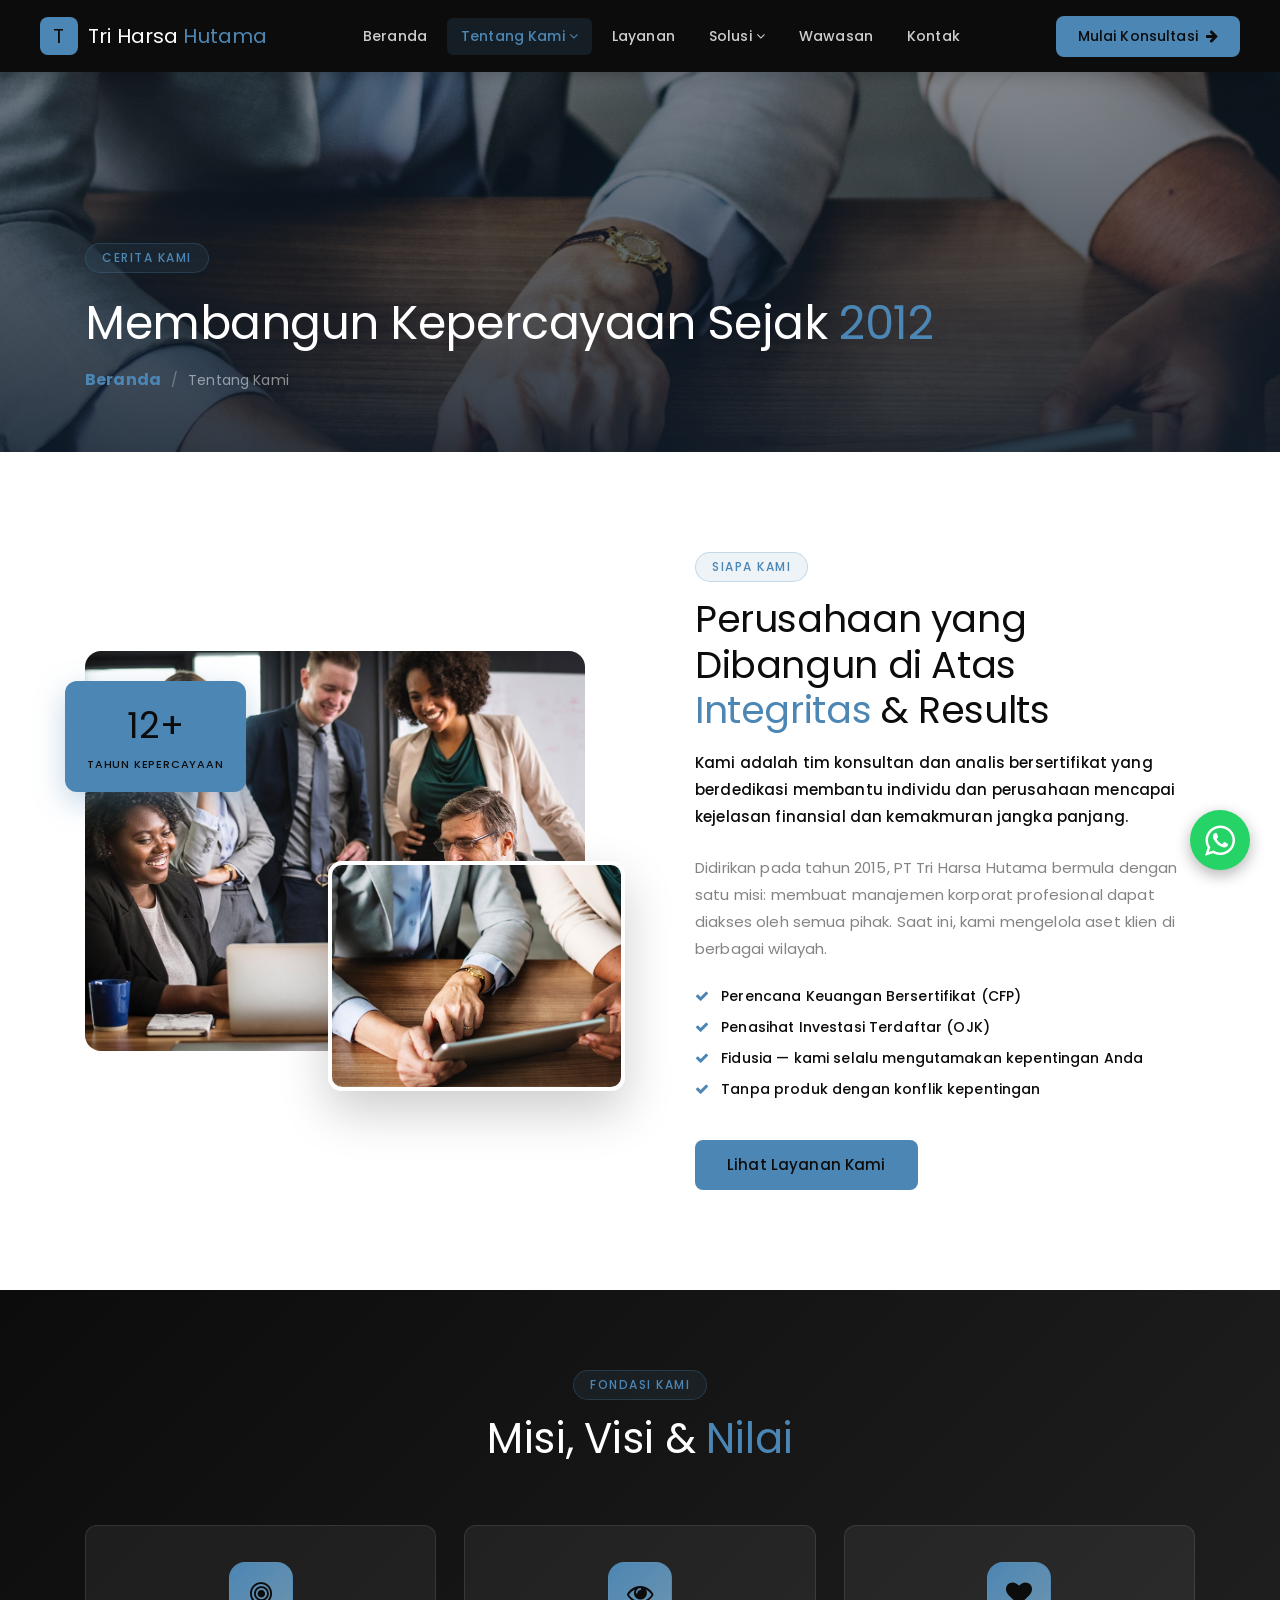
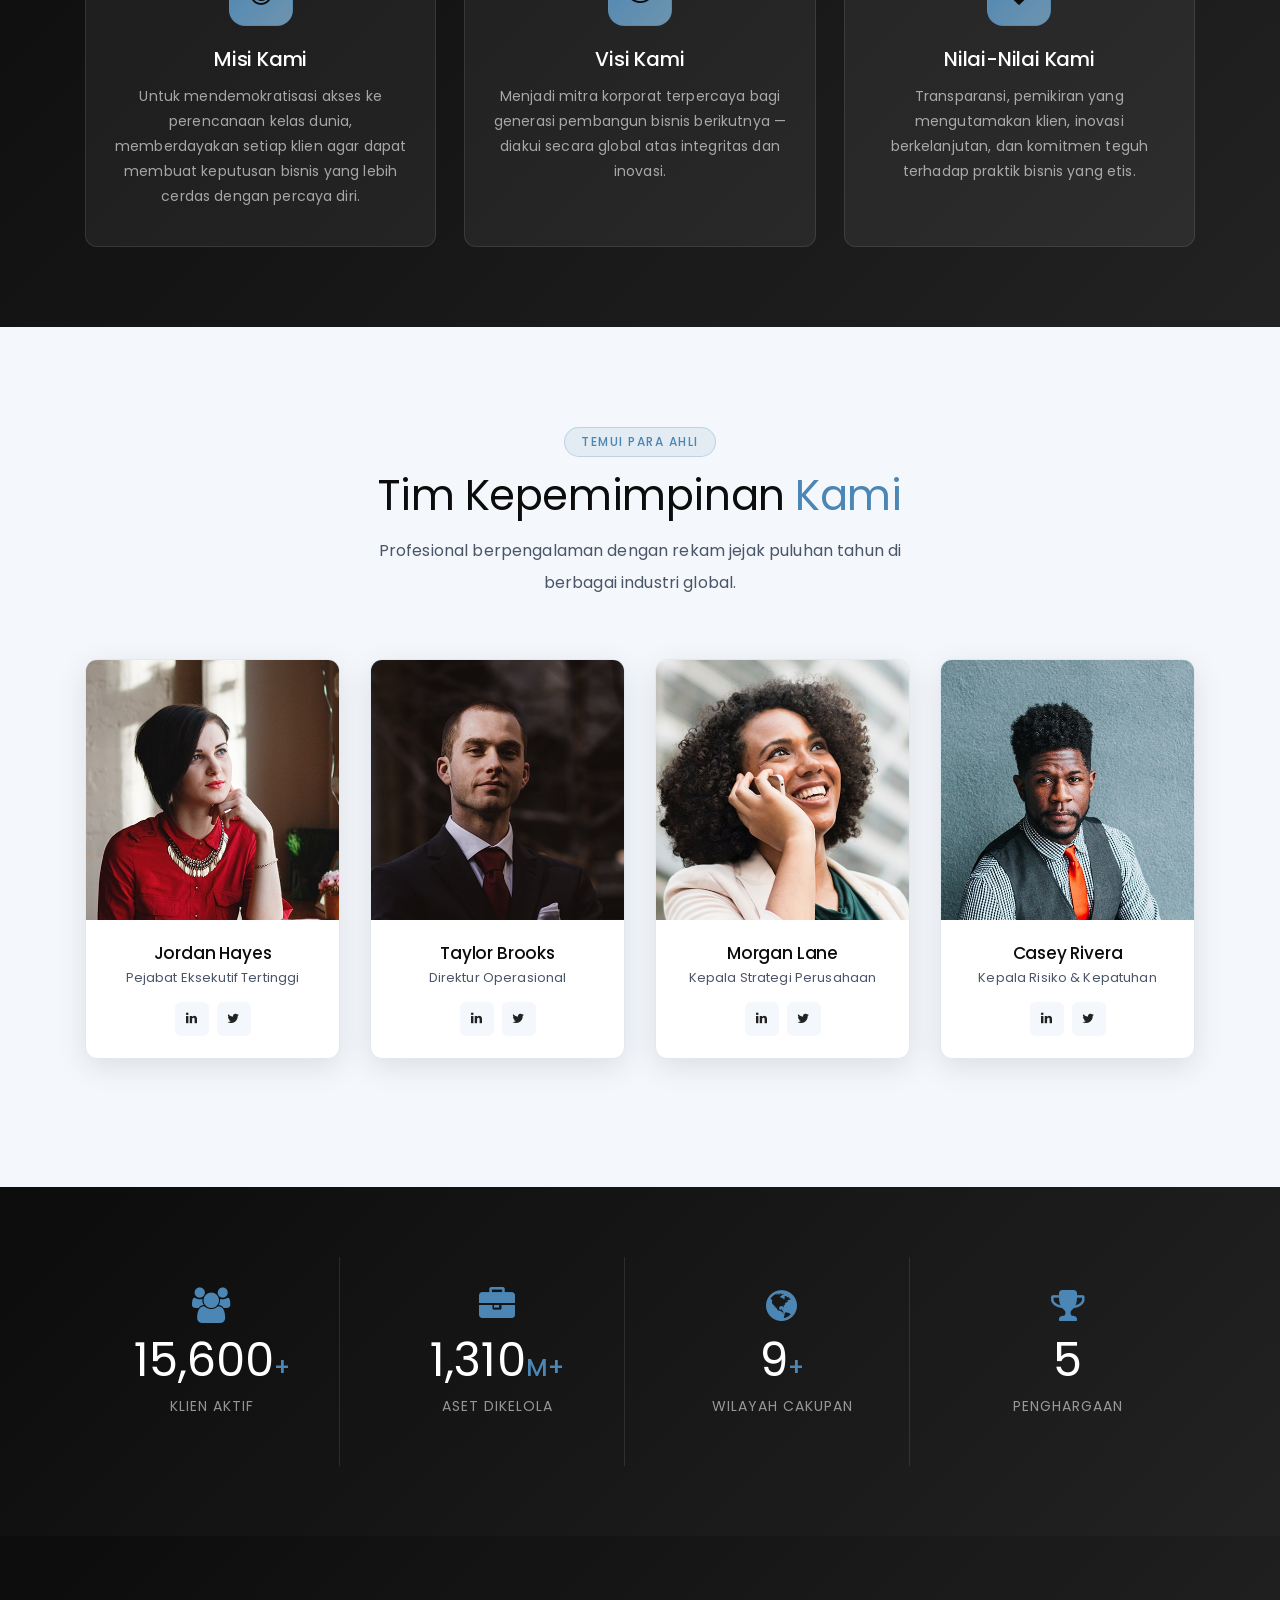
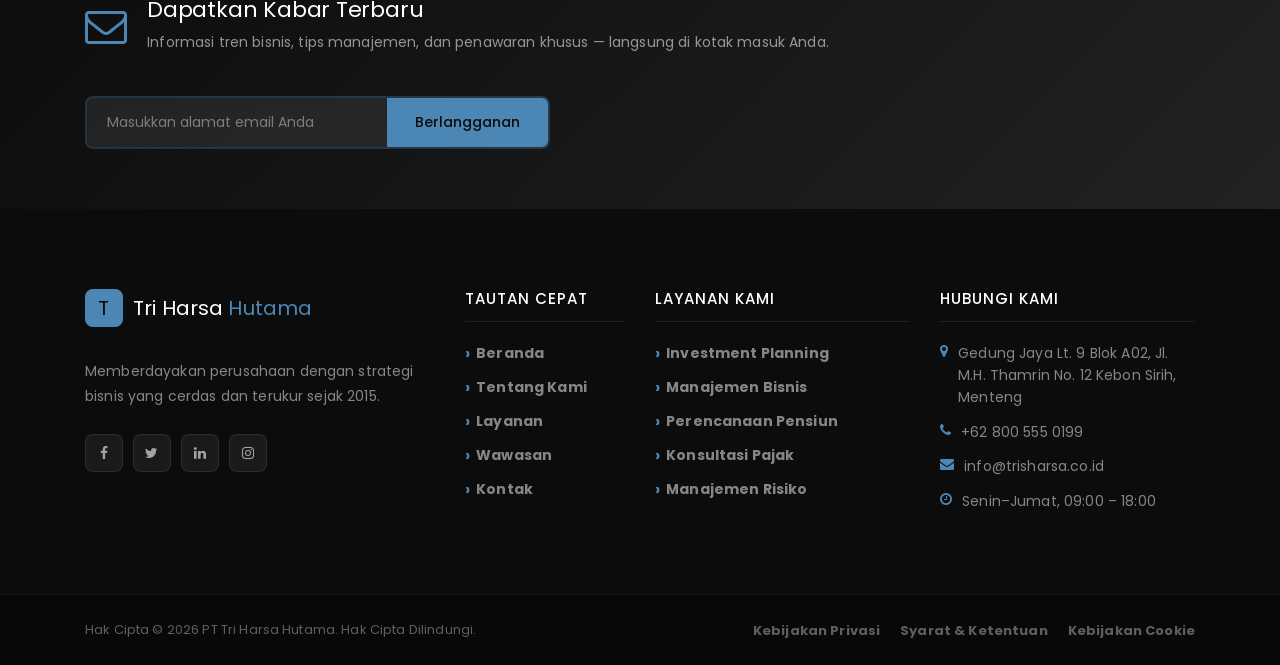
<file: tentang.html>
<!DOCTYPE html>
<html lang="en">
<head>
    <meta charset="UTF-8">
    <meta name="description" content="Pelajari lebih tentang PT Tri Harsa Hutama — cerita, tim, misi, dan nilai-nilai kami.">
    <meta http-equiv="X-UA-Compatible" content="IE=edge">
    <meta name="viewport" content="width=device-width, initial-scale=1, shrink-to-fit=no">
    <title>Tentang Kami — PT Tri Harsa Hutama</title>
    <link rel="icon" href="img/core-img/favicon.ico">
    <link rel="stylesheet" href="style.css">
    <link rel="stylesheet" href="css/custom-override.css">
</head>
<body>
    <div class="preloader d-flex align-items-center justify-content-center">
        <div class="ve-custom-loader">
            <div class="ve-loader-logo">
                <span class="ve-logo-icon">T</span>
                <span class="ve-logo-text">Tri Harsa <strong>Hutama</strong></span>
            </div>
            <div class="ve-loader-spinner"></div>
        </div>
    </div>
    <header class="ve-header" id="ve-sticky">
        <div class="container-fluid ve-nav-wrap">
            <div class="ve-logo"><a href="index.html"><span class="ve-logo-icon">T</span><span class="ve-logo-text">Tri Harsa <strong>Hutama</strong></span></a></div>
            <nav class="ve-nav">
                <ul>
                    <li><a href="index.html">Beranda</a></li>
                    <li class="has-drop"><a href="tentang.html"  class='active'>Tentang Kami <i class="fa fa-angle-down"></i></a>
                        <ul class="ve-dropdown">
                            <li><a href="tentang.html">Tentang Kami</a></li>
                            <li><a href="layanan.html">Layanan Kami</a></li>
                            <li><a href="elemen.html">Elemen Visual</a></li>
                        </ul>
                    </li>
                    <li><a href="layanan.html">Layanan</a></li>
                    <li class="has-drop"><a href="#">Solusi <i class="fa fa-angle-down"></i></a>
                        <ul class="ve-dropdown">
                            <li><a href="#">Manajemen Bisnis</a></li>
                            <li><a href="#">Perencanaan Pensiun</a></li>
                            <li><a href="#">Konsultasi Pajak</a></li>
                            <li><a href="#">Analisis Risiko</a></li>
                        </ul>
                    </li>
                    <li><a href="wawasan.html">Wawasan</a></li>
                    <li><a href="kontak.html">Kontak</a></li>
                </ul>
            </nav>
            <div class="ve-nav-cta"><a href="kontak.html" class="ve-cta-btn">Mulai Konsultasi <i class="fa fa-arrow-right"></i></a></div>
            <button class="ve-toggler" id="ve-toggle"><span></span><span></span><span></span></button>
        </div>
        <div class="ve-mobile-menu" id="ve-mobile-menu">
            <ul>
                <li><a href="index.html">Beranda</a></li>
                <li><a href="tentang.html">Tentang Kami</a></li>
                <li><a href="layanan.html">Layanan</a></li>
                <li><a href="#">Solusi</a></li>
                <li><a href="wawasan.html">Wawasan</a></li>
                <li><a href="kontak.html">Kontak</a></li>
            </ul>
        </div>
    </header>
    <section class="ve-page-hero" style="background-image:url(img/bg-img/13.jpg);">
        <div class="ve-page-hero-overlay"></div>
        <div class="container ve-page-hero-content">
            <span class="ve-section-tag">Cerita Kami</span>
            <h1>Membangun Kepercayaan Sejak <span>2012</span></h1>
            <nav aria-label="breadcrumb">
                <ol class="ve-breadcrumb">
                    <li><a href="index.html">Beranda</a></li>
                    <li class="active">Tentang Kami</li>
                </ol>
            </nav>
        </div>
    </section>

    <!-- ABOUT SPLIT -->
    <section class="ve-section">
        <div class="container">
            <div class="row align-items-center">
                <div class="col-12 col-lg-6 wow fadeInLeft" data-wow-delay="100ms">
                    <div class="ve-about-img-stack">
                        <div class="ve-about-img-1 bg-img" style="background-image:url(img/bg-img/14.jpg);"></div>
                        <div class="ve-about-img-2 bg-img" style="background-image:url(img/bg-img/5.jpg);"></div>
                        <div class="ve-about-ribbon"><strong>12+</strong><span>Tahun Kepercayaan</span></div>
                    </div>
                </div>
                <div class="col-12 col-lg-6 wow fadeInRight" data-wow-delay="200ms">
                    <div class="ve-about-text">
                        <span class="ve-section-tag">Siapa Kami</span>
                        <h2>Perusahaan yang Dibangun di Atas <span>Integritas</span> &amp; Results</h2>
                        <p class="ve-lead">Kami adalah tim konsultan dan analis bersertifikat yang berdedikasi membantu individu dan perusahaan mencapai kejelasan finansial dan kemakmuran jangka panjang.</p>
                        <p>Didirikan pada tahun 2015, PT Tri Harsa Hutama bermula dengan satu misi: membuat manajemen korporat profesional dapat diakses oleh semua pihak. Saat ini, kami mengelola aset klien di berbagai wilayah.</p>
                        <div class="ve-about-features">
                            <div class="ve-af-item"><i class="fa fa-check"></i><span>Perencana Keuangan Bersertifikat (CFP)</span></div>
                            <div class="ve-af-item"><i class="fa fa-check"></i><span>Penasihat Investasi Terdaftar (OJK)</span></div>
                            <div class="ve-af-item"><i class="fa fa-check"></i><span>Fidusia — kami selalu mengutamakan kepentingan Anda</span></div>
                            <div class="ve-af-item"><i class="fa fa-check"></i><span>Tanpa produk dengan konflik kepentingan</span></div>
                        </div>
                        <a href="layanan.html" class="ve-btn-primary mt-30">Lihat Layanan Kami</a>
                    </div>
                </div>
            </div>
        </div>
    </section>

    <!-- MISSION / VISION / VALUES -->
    <section class="ve-mvv-section">
        <div class="container">
            <div class="ve-section-header text-center">
                <span class="ve-section-tag">Fondasi Kami</span>
                <h2>Misi, Visi &amp; <span>Nilai</span></h2>
            </div>
            <div class="ve-mvv-grid">
                <div class="ve-mvv-card wow fadeInUp" data-wow-delay="100ms">
                    <div class="ve-mvv-icon"><i class="fa fa-bullseye"></i></div>
                    <h4>Misi Kami</h4>
                    <p>Untuk mendemokratisasi akses ke perencanaan kelas dunia, memberdayakan setiap klien agar dapat membuat keputusan bisnis yang lebih cerdas dengan percaya diri.</p>
                </div>
                <div class="ve-mvv-card wow fadeInUp" data-wow-delay="250ms">
                    <div class="ve-mvv-icon"><i class="fa fa-eye"></i></div>
                    <h4>Visi Kami</h4>
                    <p>Menjadi mitra korporat terpercaya bagi generasi pembangun bisnis berikutnya — diakui secara global atas integritas dan inovasi.</p>
                </div>
                <div class="ve-mvv-card wow fadeInUp" data-wow-delay="400ms">
                    <div class="ve-mvv-icon"><i class="fa fa-heart"></i></div>
                    <h4>Nilai-Nilai Kami</h4>
                    <p>Transparansi, pemikiran yang mengutamakan klien, inovasi berkelanjutan, dan komitmen teguh terhadap praktik bisnis yang etis.</p>
                </div>
            </div>
        </div>
    </section>

    <!-- TEAM -->
    <section class="ve-section ve-team-section">
        <div class="container">
            <div class="ve-section-header text-center">
                <span class="ve-section-tag">Temui Para Ahli</span>
                <h2>Tim Kepemimpinan <span>Kami</span></h2>
                <p>Profesional berpengalaman dengan rekam jejak puluhan tahun di berbagai industri global.</p>
            </div>
            <div class="row">
                <div class="col-12 col-sm-6 col-lg-3 wow fadeInUp" data-wow-delay="100ms">
                    <div class="ve-team-card">
                        <div class="ve-team-img bg-img" style="background-image:url(img/bg-img/15.jpg);"></div>
                        <div class="ve-team-info">
                            <h5>Jordan Hayes</h5><span>Pejabat Eksekutif Tertinggi</span>
                            <div class="ve-team-social"><a href="#"><i class="fa fa-linkedin"></i></a><a href="#"><i class="fa fa-twitter"></i></a></div>
                        </div>
                    </div>
                </div>
                <div class="col-12 col-sm-6 col-lg-3 wow fadeInUp" data-wow-delay="200ms">
                    <div class="ve-team-card">
                        <div class="ve-team-img bg-img" style="background-image:url(img/bg-img/16.jpg);"></div>
                        <div class="ve-team-info">
                            <h5>Taylor Brooks</h5><span>Direktur Operasional</span>
                            <div class="ve-team-social"><a href="#"><i class="fa fa-linkedin"></i></a><a href="#"><i class="fa fa-twitter"></i></a></div>
                        </div>
                    </div>
                </div>
                <div class="col-12 col-sm-6 col-lg-3 wow fadeInUp" data-wow-delay="300ms">
                    <div class="ve-team-card">
                        <div class="ve-team-img bg-img" style="background-image:url(img/bg-img/17.jpg);"></div>
                        <div class="ve-team-info">
                            <h5>Morgan Lane</h5><span>Kepala Strategi Perusahaan</span>
                            <div class="ve-team-social"><a href="#"><i class="fa fa-linkedin"></i></a><a href="#"><i class="fa fa-twitter"></i></a></div>
                        </div>
                    </div>
                </div>
                <div class="col-12 col-sm-6 col-lg-3 wow fadeInUp" data-wow-delay="400ms">
                    <div class="ve-team-card">
                        <div class="ve-team-img bg-img" style="background-image:url(img/bg-img/18.jpg);"></div>
                        <div class="ve-team-info">
                            <h5>Casey Rivera</h5><span>Kepala Risiko &amp; Kepatuhan</span>
                            <div class="ve-team-social"><a href="#"><i class="fa fa-linkedin"></i></a><a href="#"><i class="fa fa-twitter"></i></a></div>
                        </div>
                    </div>
                </div>
            </div>
        </div>
    </section>
    <section class="ve-counter-section">
        <div class="container">
            <div class="ve-counter-grid">
                <div class="ve-counter-item wow fadeInUp" data-wow-delay="100ms">
                    <i class="fa fa-users"></i>
                    <strong class="counter" data-count="50000">0</strong><span>+</span>
                    <p>Klien Aktif</p>
                </div>
                <div class="ve-counter-item wow fadeInUp" data-wow-delay="200ms">
                    <i class="fa fa-briefcase"></i>
                    <strong class="counter" data-count="4200">0</strong><span>M+</span>
                    <p>Aset Dikelola</p>
                </div>
                <div class="ve-counter-item wow fadeInUp" data-wow-delay="300ms">
                    <i class="fa fa-globe"></i>
                    <strong class="counter" data-count="30">0</strong><span>+</span>
                    <p>Wilayah Cakupan</p>
                </div>
                <div class="ve-counter-item wow fadeInUp" data-wow-delay="400ms">
                    <i class="fa fa-trophy"></i>
                    <strong class="counter" data-count="18">0</strong><span></span>
                    <p>Penghargaan</p>
                </div>
            </div>
        </div>
    </section>
    <section class="ve-newsletter-section">
        <div class="container">
            <div class="ve-newsletter-wrap">
                <div class="ve-nl-left">
                    <i class="fa fa-envelope-o"></i>
                    <div>
                        <h3>Dapatkan Kabar Terbaru</h3>
                        <p>Informasi tren bisnis, tips manajemen, dan penawaran khusus — langsung di kotak masuk Anda.</p>
                    </div>
                </div>
                <div class="ve-nl-right">
                    <form class="ve-nl-form" action="#" method="post">
                        <input type="email" placeholder="Masukkan alamat email Anda" required>
                        <button type="submit">Berlangganan</button>
                    </form>
                </div>
            </div>
        </div>
    </section>
    <footer class="ve-footer">
        <div class="container">
            <div class="row">
                <div class="col-12 col-sm-6 col-lg-4 mb-50">
                    <div class="ve-footer-brand">
                        <a href="index.html" class="ve-footer-logo"><span class="ve-logo-icon">T</span><span class="ve-logo-text">Tri Harsa <strong>Hutama</strong></span></a>
                        <p>Memberdayakan perusahaan dengan strategi bisnis yang cerdas dan terukur sejak 2015.</p>
                        <div class="ve-social">
                            <a href="#"><i class="fa fa-facebook"></i></a>
                            <a href="#"><i class="fa fa-twitter"></i></a>
                            <a href="#"><i class="fa fa-linkedin"></i></a>
                            <a href="#"><i class="fa fa-instagram"></i></a>
                        </div>
                    </div>
                </div>
                <div class="col-12 col-sm-6 col-lg-2 mb-50">
                    <h5 class="ve-footer-title">Tautan Cepat</h5>
                    <ul class="ve-footer-links">
                        <li><a href="index.html">Beranda</a></li>
                        <li><a href="tentang.html">Tentang Kami</a></li>
                        <li><a href="layanan.html">Layanan</a></li>
                        <li><a href="wawasan.html">Wawasan</a></li>
                        <li><a href="kontak.html">Kontak</a></li>
                    </ul>
                </div>
                <div class="col-12 col-sm-6 col-lg-3 mb-50">
                    <h5 class="ve-footer-title">Layanan Kami</h5>
                    <ul class="ve-footer-links">
                        <li><a href="#">Investment Planning</a></li>
                        <li><a href="#">Manajemen Bisnis</a></li>
                        <li><a href="#">Perencanaan Pensiun</a></li>
                        <li><a href="#">Konsultasi Pajak</a></li>
                        <li><a href="#">Manajemen Risiko</a></li>
                    </ul>
                </div>
                <div class="col-12 col-sm-6 col-lg-3 mb-50">
                    <h5 class="ve-footer-title">Hubungi Kami</h5>
                    <ul class="ve-footer-contact">
                        <li><i class="fa fa-map-marker"></i> Gedung Jaya Lt. 9 Blok A02, Jl. M.H. Thamrin No. 12 Kebon Sirih, Menteng</li>
                        <li><i class="fa fa-phone"></i> +62 800 555 0199</li>
                        <li><i class="fa fa-envelope"></i> info@trisharsa.co.id</li>
                        <li><i class="fa fa-clock-o"></i> Senin–Jumat, 09:00 – 18:00</li>
                    </ul>
                </div>
            </div>
        </div>
        <div class="ve-footer-bottom">
            <div class="container">
                <div class="ve-footer-bottom-inner">
                    <p>Hak Cipta &copy; <script>document.write(new Date().getFullYear());</script> PT Tri Harsa Hutama. Hak Cipta Dilindungi.</p>
                    <ul>
                        <li><a href="#">Kebijakan Privasi</a></li>
                        <li><a href="#">Syarat & Ketentuan</a></li>
                        <li><a href="#">Kebijakan Cookie</a></li>
                    </ul>
                </div>
            </div>
        </div>
    </footer>
    <script src="js/jquery/jquery-2.2.4.min.js"></script>
    <script src="js/bootstrap/popper.min.js"></script>
    <script src="js/bootstrap/bootstrap.min.js"></script>
    <script src="js/plugins/plugins.js"></script>
    <script src="js/active.js"></script>
    <script src="js/vaultedge.js"></script>

    <!-- Floating WA -->
    <a href="https://wa.me/" class="floating-wa" target="_blank" title="WhatsApp Kami">
        <i class="fa fa-whatsapp"></i>
    </a>

</body>
</html>
</file>
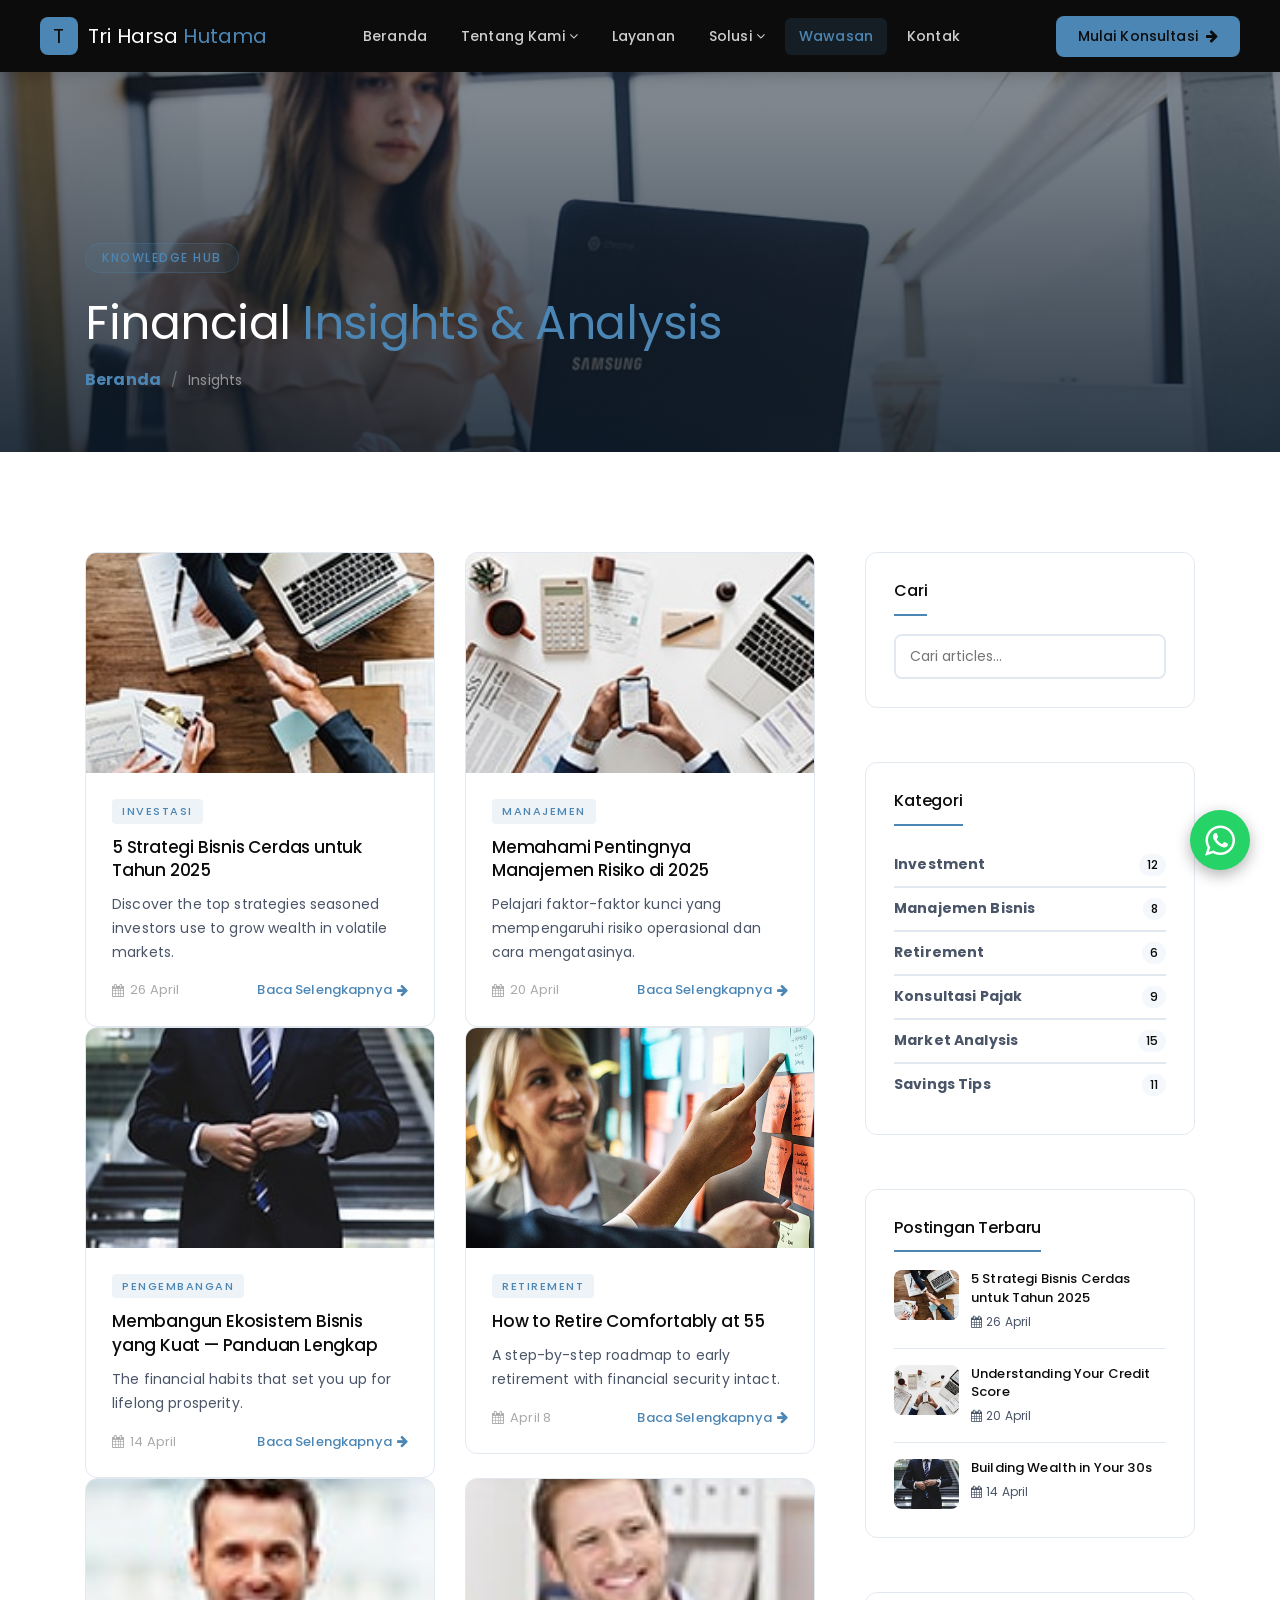
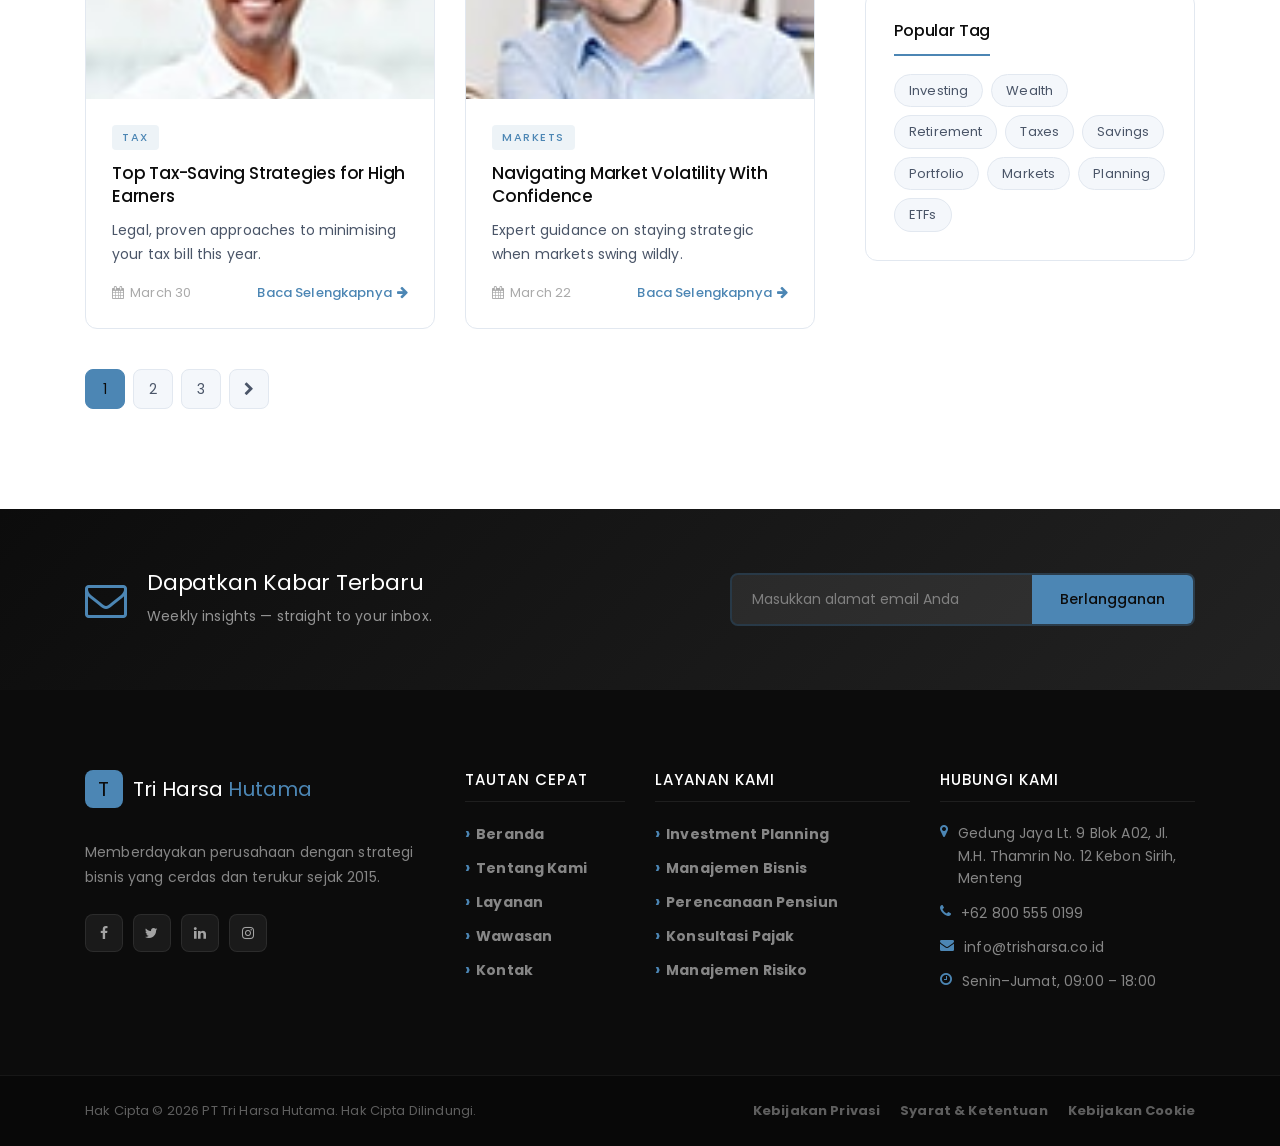
<file: wawasan.html>
<!DOCTYPE html>
<html lang="en">
<head>
    <meta charset="UTF-8">
    <meta name="description" content="Blog PT Tri Harsa Hutama — tips investasi dari pakar, analisis pasar, dan panduan bisnis.">
    <meta http-equiv="X-UA-Compatible" content="IE=edge">
    <meta name="viewport" content="width=device-width, initial-scale=1, shrink-to-fit=no">
    <title>Wawasan Bisnis — PT Tri Harsa Hutama</title>
    <link rel="icon" href="img/core-img/favicon.ico">
    <link rel="stylesheet" href="style.css">
    <link rel="stylesheet" href="css/custom-override.css">
</head>
<body>
    <div class="preloader d-flex align-items-center justify-content-center">
        <div class="ve-custom-loader">
            <div class="ve-loader-logo">
                <span class="ve-logo-icon">T</span>
                <span class="ve-logo-text">Tri Harsa <strong>Hutama</strong></span>
            </div>
            <div class="ve-loader-spinner"></div>
        </div>
    </div>
    <header class="ve-header" id="ve-sticky">
        <div class="container-fluid ve-nav-wrap">
            <div class="ve-logo"><a href="index.html"><span class="ve-logo-icon">T</span><span class="ve-logo-text">Tri Harsa <strong>Hutama</strong></span></a></div>
            <nav class="ve-nav"><ul>
                <li><a href="index.html">Beranda</a></li>
                <li class="has-drop"><a href="tentang.html">Tentang Kami <i class="fa fa-angle-down"></i></a>
                    <ul class="ve-dropdown">
                            <li><a href="#">Proyek</a></li>
                            <li><a href="#">Jasa</a></li>
                        </ul>
                </li>
                <li><a href="layanan.html">Layanan</a></li>
                <li class="has-drop"><a href="#">Solusi <i class="fa fa-angle-down"></i></a>
                    <ul class="ve-dropdown"><li><a href="#">Manajemen Bisnis</a></li><li><a href="#">Perencanaan Pensiun</a></li><li><a href="#">Konsultasi Pajak</a></li><li><a href="#">Analisis Risiko</a></li></ul>
                </li>
                <li><a href="wawasan.html" class="active">Wawasan</a></li>
                <li><a href="kontak.html">Kontak</a></li>
            </ul></nav>
            <div class="ve-nav-cta"><a href="kontak.html" class="ve-cta-btn">Mulai Konsultasi <i class="fa fa-arrow-right"></i></a></div>
            <button class="ve-toggler" id="ve-toggle"><span></span><span></span><span></span></button>
        </div>
        <div class="ve-mobile-menu" id="ve-mobile-menu"><ul>
            <li><a href="index.html">Beranda</a></li><li><a href="tentang.html">Tentang Kami</a></li>
            <li><a href="layanan.html">Layanan</a></li><li><a href="#">Solusi</a></li>
            <li><a href="wawasan.html">Wawasan</a></li><li><a href="kontak.html">Kontak</a></li>
        </ul></div>
    </header>
    <section class="ve-page-hero" style="background-image:url(img/bg-img/24.jpg);">
        <div class="ve-page-hero-overlay"></div>
        <div class="container ve-page-hero-content">
            <span class="ve-section-tag">Knowledge Hub</span><h1>Financial <span>Insights &amp; Analysis</span></h1>
            <nav aria-label="breadcrumb"><ol class="ve-breadcrumb"><li><a href="index.html">Beranda</a></li><li class="active">Insights</li></ol></nav>
        </div>
    </section>

    <section class="ve-section">
        <div class="container">
            <div class="row">
                <div class="col-12 col-lg-8">
                    <div class="row">
                        <div class="col-12 col-md-6 wow fadeInUp" data-wow-delay="100ms"><div class="ve-insight-card"><div class="ve-insight-img bg-img" style="background-image:url(img/bg-img/10.jpg);"></div><div class="ve-insight-body"><span class="ve-insight-cat">Investasi</span><h5><a href="artikel.html">5 Strategi Bisnis Cerdas untuk Tahun 2025</a></h5><p>Discover the top strategies seasoned investors use to grow wealth in volatile markets.</p><div class="ve-insight-meta"><span><i class="fa fa-calendar"></i> 26 April</span><a href="artikel.html">Baca Selengkapnya <i class="fa fa-arrow-right"></i></a></div></div></div></div>
                        <div class="col-12 col-md-6 wow fadeInUp" data-wow-delay="200ms"><div class="ve-insight-card"><div class="ve-insight-img bg-img" style="background-image:url(img/bg-img/11.jpg);"></div><div class="ve-insight-body"><span class="ve-insight-cat">Manajemen</span><h5><a href="artikel.html">Memahami Pentingnya Manajemen Risiko di 2025</a></h5><p>Pelajari faktor-faktor kunci yang mempengaruhi risiko operasional dan cara mengatasinya.</p><div class="ve-insight-meta"><span><i class="fa fa-calendar"></i> 20 April</span><a href="artikel.html">Baca Selengkapnya <i class="fa fa-arrow-right"></i></a></div></div></div></div>
                        <div class="col-12 col-md-6 wow fadeInUp" data-wow-delay="300ms"><div class="ve-insight-card"><div class="ve-insight-img bg-img" style="background-image:url(img/bg-img/12.jpg);"></div><div class="ve-insight-body"><span class="ve-insight-cat">Pengembangan</span><h5><a href="artikel.html">Membangun Ekosistem Bisnis yang Kuat — Panduan Lengkap</a></h5><p>The financial habits that set you up for lifelong prosperity.</p><div class="ve-insight-meta"><span><i class="fa fa-calendar"></i> 14 April</span><a href="artikel.html">Baca Selengkapnya <i class="fa fa-arrow-right"></i></a></div></div></div></div>
                        <div class="col-12 col-md-6 wow fadeInUp" data-wow-delay="400ms"><div class="ve-insight-card"><div class="ve-insight-img bg-img" style="background-image:url(img/bg-img/23.jpg);"></div><div class="ve-insight-body"><span class="ve-insight-cat">Retirement</span><h5><a href="artikel.html">How to Retire Comfortably at 55</a></h5><p>A step-by-step roadmap to early retirement with financial security intact.</p><div class="ve-insight-meta"><span><i class="fa fa-calendar"></i> April 8</span><a href="artikel.html">Baca Selengkapnya <i class="fa fa-arrow-right"></i></a></div></div></div></div>
                        <div class="col-12 col-md-6 wow fadeInUp" data-wow-delay="500ms"><div class="ve-insight-card"><div class="ve-insight-img bg-img" style="background-image:url(img/bg-img/25.jpg);"></div><div class="ve-insight-body"><span class="ve-insight-cat">Tax</span><h5><a href="artikel.html">Top Tax-Saving Strategies for High Earners</a></h5><p>Legal, proven approaches to minimising your tax bill this year.</p><div class="ve-insight-meta"><span><i class="fa fa-calendar"></i> March 30</span><a href="artikel.html">Baca Selengkapnya <i class="fa fa-arrow-right"></i></a></div></div></div></div>
                        <div class="col-12 col-md-6 wow fadeInUp" data-wow-delay="600ms"><div class="ve-insight-card"><div class="ve-insight-img bg-img" style="background-image:url(img/bg-img/26.jpg);"></div><div class="ve-insight-body"><span class="ve-insight-cat">Markets</span><h5><a href="artikel.html">Navigating Market Volatility With Confidence</a></h5><p>Expert guidance on staying strategic when markets swing wildly.</p><div class="ve-insight-meta"><span><i class="fa fa-calendar"></i> March 22</span><a href="artikel.html">Baca Selengkapnya <i class="fa fa-arrow-right"></i></a></div></div></div></div>
                    </div>
                    <div class="ve-pagination"><a href="#" class="active">1</a><a href="#">2</a><a href="#">3</a><a href="#"><i class="fa fa-chevron-right"></i></a></div>
                </div>
                <div class="col-12 col-lg-4">
                    <div class="ve-sidebar">
                        <div class="ve-sidebar-widget">
                            <h5 class="ve-sidebar-title">Cari</h5>
                            <div class="ve-search-box"><input type="text" placeholder="Cari articles..."><button><i class="fa fa-search"></i></button></div>
                        </div>
                        <div class="ve-sidebar-widget">
                            <h5 class="ve-sidebar-title">Kategori</h5>
                            <ul class="ve-cat-list">
                                <li><a href="#">Investment <span>12</span></a></li>
                                <li><a href="#">Manajemen Bisnis <span>8</span></a></li>
                                <li><a href="#">Retirement <span>6</span></a></li>
                                <li><a href="#">Konsultasi Pajak <span>9</span></a></li>
                                <li><a href="#">Market Analysis <span>15</span></a></li>
                                <li><a href="#">Savings Tips <span>11</span></a></li>
                            </ul>
                        </div>
                        <div class="ve-sidebar-widget">
                            <h5 class="ve-sidebar-title">Postingan Terbaru</h5>
                            <div class="ve-recent-post"><div class="ve-rp-img bg-img" style="background-image:url(img/bg-img/10.jpg);"></div><div><a href="artikel.html">5 Strategi Bisnis Cerdas untuk Tahun 2025</a><span><i class="fa fa-calendar"></i> 26 April</span></div></div>
                            <div class="ve-recent-post"><div class="ve-rp-img bg-img" style="background-image:url(img/bg-img/11.jpg);"></div><div><a href="artikel.html">Understanding Your Credit Score</a><span><i class="fa fa-calendar"></i> 20 April</span></div></div>
                            <div class="ve-recent-post"><div class="ve-rp-img bg-img" style="background-image:url(img/bg-img/12.jpg);"></div><div><a href="artikel.html">Building Wealth in Your 30s</a><span><i class="fa fa-calendar"></i> 14 April</span></div></div>
                        </div>
                        <div class="ve-sidebar-widget">
                            <h5 class="ve-sidebar-title">Popular Tag</h5>
                            <div class="ve-tags"><a href="#">Investing</a><a href="#">Wealth</a><a href="#">Retirement</a><a href="#">Taxes</a><a href="#">Savings</a><a href="#">Portfolio</a><a href="#">Markets</a><a href="#">Planning</a><a href="#">ETFs</a></div>
                        </div>
                    </div>
                </div>
            </div>
        </div>
    </section>
    <section class="ve-newsletter-section"><div class="container"><div class="ve-newsletter-wrap">
        <div class="ve-nl-left"><i class="fa fa-envelope-o"></i><div><h3>Dapatkan Kabar Terbaru</h3><p>Weekly insights — straight to your inbox.</p></div></div>
        <div class="ve-nl-right"><form class="ve-nl-form" action="#" method="post"><input type="email" placeholder="Masukkan alamat email Anda" required><button type="submit">Berlangganan</button></form></div>
    </div></div></section>
    <footer class="ve-footer"><div class="container"><div class="row">
        <div class="col-12 col-sm-6 col-lg-4 mb-50"><div class="ve-footer-brand">
            <a href="index.html" class="ve-footer-logo"><span class="ve-logo-icon">T</span><span class="ve-logo-text">Tri Harsa <strong>Hutama</strong></span></a>
            <p>Memberdayakan perusahaan dengan strategi bisnis yang cerdas dan terukur sejak 2015.</p>
            <div class="ve-social"><a href="#"><i class="fa fa-facebook"></i></a><a href="#"><i class="fa fa-twitter"></i></a><a href="#"><i class="fa fa-linkedin"></i></a><a href="#"><i class="fa fa-instagram"></i></a></div>
        </div></div>
        <div class="col-12 col-sm-6 col-lg-2 mb-50"><h5 class="ve-footer-title">Tautan Cepat</h5>
            <ul class="ve-footer-links"><li><a href="index.html">Beranda</a></li><li><a href="tentang.html">Tentang Kami</a></li><li><a href="layanan.html">Layanan</a></li><li><a href="wawasan.html">Wawasan</a></li><li><a href="kontak.html">Kontak</a></li></ul>
        </div>
        <div class="col-12 col-sm-6 col-lg-3 mb-50"><h5 class="ve-footer-title">Layanan Kami</h5>
            <ul class="ve-footer-links"><li><a href="#">Investment Planning</a></li><li><a href="#">Manajemen Bisnis</a></li><li><a href="#">Perencanaan Pensiun</a></li><li><a href="#">Konsultasi Pajak</a></li><li><a href="#">Manajemen Risiko</a></li></ul>
        </div>
        <div class="col-12 col-sm-6 col-lg-3 mb-50"><h5 class="ve-footer-title">Hubungi Kami</h5>
            <ul class="ve-footer-contact"><li><i class="fa fa-map-marker"></i> Gedung Jaya Lt. 9 Blok A02, Jl. M.H. Thamrin No. 12 Kebon Sirih, Menteng</li><li><i class="fa fa-phone"></i> +62 800 555 0199</li><li><i class="fa fa-envelope"></i> info@trisharsa.co.id</li><li><i class="fa fa-clock-o"></i> Senin–Jumat, 09:00 – 18:00</li></ul>
        </div>
    </div></div>
    <div class="ve-footer-bottom"><div class="container"><div class="ve-footer-bottom-inner">
        <p>Hak Cipta &copy; <script>document.write(new Date().getFullYear());</script> PT Tri Harsa Hutama. Hak Cipta Dilindungi.</p>
        <ul><li><a href="#">Kebijakan Privasi</a></li><li><a href="#">Syarat & Ketentuan</a></li><li><a href="#">Kebijakan Cookie</a></li></ul>
    </div></div></div></footer>
    <script src="js/jquery/jquery-2.2.4.min.js"></script>
    <script src="js/bootstrap/popper.min.js"></script>
    <script src="js/bootstrap/bootstrap.min.js"></script>
    <script src="js/plugins/plugins.js"></script>
    <script src="js/active.js"></script>
    <script src="js/vaultedge.js"></script>

    <!-- Floating WA -->
    <a href="https://wa.me/" class="floating-wa" target="_blank" title="WhatsApp Kami">
        <i class="fa fa-whatsapp"></i>
    </a>

</body></html>
</file>
<file: style.css>
/* [Core Stylesheet - 1.0] */
/* :: 1.0 Import Fonts */
@import url("https://fonts.googleapis.com/css2?family=Raleway:wght@300;400;500;600;700&family=Source+Sans+3:wght@300;400;600;700&display=swap");
/* :: 2.0 Import All CSS */
@import url(css/bootstrap.min.css);
@import url(css/classy-nav.css);
@import url(css/owl.carousel.min.css);
@import url(css/animate.css);
@import url(css/font-awesome.min.css);
@import url(css/credit-icon.css);
/* :: 3.0 Base CSS */
* {
  margin: 0;
  padding: 0; }

body {
  font-family: "Source Sans 3", sans-serif;
  font-size: 14px; }

h1,
h2,
h3,
h4,
h5,
h6 {
  font-family: "Raleway", sans-serif;
  color: #000000;
  line-height: 1.3;
  font-weight: 700; }

p {
  color: #838383;
  font-size: 15px;
  line-height: 2;
  font-weight: 400; }

a,
a:hover,
a:focus {
  -webkit-transition-duration: 500ms;
  transition-duration: 500ms;
  text-decoration: none;
  outline: 0 solid transparent;
  color: #000000;
  font-weight: 700;
  font-size: 16px; }

ul,
ol {
  margin: 0; }
  ul li,
  ol li {
    list-style: none; }

img {
  height: auto;
  max-width: 100%; }

/* :: 3.1.0 Spacing */
.mt-15 {
  margin-top: 15px !important; }

.mt-30 {
  margin-top: 30px !important; }

.mt-50 {
  margin-top: 50px !important; }

.mt-70 {
  margin-top: 70px !important; }

.mt-100 {
  margin-top: 100px !important; }

.mb-15 {
  margin-bottom: 15px !important; }

.mb-30 {
  margin-bottom: 30px !important; }

.mb-50 {
  margin-bottom: 50px !important; }

.mb-70 {
  margin-bottom: 70px !important; }

.mb-100 {
  margin-bottom: 100px !important; }

.ml-15 {
  margin-left: 15px !important; }

.ml-30 {
  margin-left: 30px !important; }

.ml-50 {
  margin-left: 50px !important; }

.mr-15 {
  margin-right: 15px !important; }

.mr-30 {
  margin-right: 30px !important; }

.mr-50 {
  margin-right: 50px !important; }

/* :: 3.2.0 Height */
.height-400 {
  height: 400px !important; }

.height-500 {
  height: 500px !important; }

.height-600 {
  height: 600px !important; }

.height-700 {
  height: 700px !important; }

.height-800 {
  height: 800px !important; }

/* :: 3.3.0 Section Padding */
.section-padding-100 {
  padding-top: 100px;
  padding-bottom: 100px; }

.section-padding-100-0 {
  padding-top: 100px;
  padding-bottom: 0; }

.section-padding-0-100 {
  padding-top: 0;
  padding-bottom: 100px; }

.section-padding-100-70 {
  padding-top: 100px;
  padding-bottom: 70px; }

/* :: 3.4.0 Preloader */
.preloader {
  background-color: #1b3a6b;
  width: 100%;
  height: 100%;
  position: fixed;
  top: 0;
  left: 0;
  right: 0;
  z-index: 99999; }
  .preloader .lds-ellipsis {
    display: inline-block;
    position: relative;
    width: 64px;
    height: 64px; }
    .preloader .lds-ellipsis div {
      position: absolute;
      top: 27px;
      width: 11px;
      height: 11px;
      border-radius: 50%;
      background: #0e9c7f;
      animation-timing-function: cubic-bezier(0, 1, 1, 0); }
      .preloader .lds-ellipsis div:nth-child(1) {
        left: 6px;
        -webkit-animation: lds-ellipsis1 0.6s infinite;
        animation: lds-ellipsis1 0.6s infinite; }
      .preloader .lds-ellipsis div:nth-child(2) {
        left: 6px;
        -webkit-animation: lds-ellipsis2 0.6s infinite;
        animation: lds-ellipsis2 0.6s infinite; }
      .preloader .lds-ellipsis div:nth-child(3) {
        left: 26px;
        -webkit-animation: lds-ellipsis2 0.6s infinite;
        animation: lds-ellipsis2 0.6s infinite; }
      .preloader .lds-ellipsis div:nth-child(4) {
        left: 45px;
        -webkit-animation: lds-ellipsis3 0.6s infinite;
        animation: lds-ellipsis3 0.6s infinite; }

@-webkit-keyframes lds-ellipsis1 {
  0% {
    -webkit-transform: scale(0);
    transform: scale(0); }
  100% {
    -webkit-transform: scale(1);
    transform: scale(1); } }
@keyframes lds-ellipsis1 {
  0% {
    -webkit-transform: scale(0);
    transform: scale(0); }
  100% {
    -webkit-transform: scale(1);
    transform: scale(1); } }
@-webkit-keyframes lds-ellipsis3 {
  0% {
    -webkit-transform: scale(1);
    transform: scale(1); }
  100% {
    -webkit-transform: scale(0);
    transform: scale(0); } }
@keyframes lds-ellipsis3 {
  0% {
    -webkit-transform: scale(1);
    transform: scale(1); }
  100% {
    -webkit-transform: scale(0);
    transform: scale(0); } }
@-webkit-keyframes lds-ellipsis2 {
  0% {
    -webkit-transform: translate(0, 0);
    transform: translate(0, 0); }
  100% {
    -webkit-transform: translate(19px, 0);
    transform: translate(19px, 0); } }
@keyframes lds-ellipsis2 {
  0% {
    -webkit-transform: translate(0, 0);
    transform: translate(0, 0); }
  100% {
    -webkit-transform: translate(19px, 0);
    transform: translate(19px, 0); } }
/* :: 3.5.0 Miscellaneous */
.jarallax {
  position: relative;
  z-index: 0; }

.jarallax > .jarallax-img {
  position: absolute;
  object-fit: cover;
  font-family: 'object-fit: cover;';
  top: 0;
  left: 0;
  width: 100%;
  height: 100%;
  z-index: -1; }

.section-heading {
  position: relative;
  z-index: 1;
  margin-bottom: 30px; }
  .section-heading .line {
    width: 25px;
    height: 5px;
    border-radius: 3px;
    background-color: #0e9c7f;
    margin-bottom: 20px; }
  .section-heading p {
    font-size: 12px;
    margin-bottom: 0;
    letter-spacing: 2px;
    color: #a5a5a5;
    text-transform: uppercase; }
  .section-heading h2 {
    font-size: 36px;
    color: #212121;
    font-weight: 700;
    margin-bottom: 0; }
    @media only screen and (min-width: 992px) and (max-width: 1199px) {
      .section-heading h2 {
        font-size: 28px; } }
    @media only screen and (min-width: 768px) and (max-width: 991px) {
      .section-heading h2 {
        font-size: 24px; } }
    @media only screen and (max-width: 767px) {
      .section-heading h2 {
        font-size: 24px; } }
  .section-heading.white .line {
    background-color: #ffffff; }
  .section-heading.white p,
  .section-heading.white h2 {
    color: #ffffff; }
  .section-heading.text-center .line {
    margin-left: auto;
    margin-right: auto; }

.box-shadow {
  position: relative;
  z-index: 1; }
  .box-shadow:hover {
    box-shadow: 0 0 24px rgba(0, 0, 0, 0.2); }

.tooltip-inner {
  background-color: #0e9c7f;
  box-shadow: 0 0 24px rgba(0, 0, 0, 0.2); }

.tooltip .arrow::before {
  border-bottom-color: #0e9c7f; }

.bg-img {
  background-position: center center;
  background-size: cover;
  background-repeat: no-repeat; }

.bg-white {
  background-color: #ffffff !important; }

.bg-dark {
  background-color: #000000 !important; }

.bg-transparent {
  background-color: transparent !important; }

.bg-gray {
  background-color: #f5f7fa; }

.font-bold {
  font-weight: 700; }

.font-light {
  font-weight: 300; }

.bg-overlay {
  position: relative;
  z-index: 2;
  background-position: center center;
  background-size: cover; }
  .bg-overlay::after {
    background-color: rgba(0, 0, 0, 0.61);
    position: absolute;
    z-index: -1;
    top: 0;
    left: 0;
    width: 100%;
    height: 100%;
    content: ""; }

.bg-fixed {
  background-attachment: fixed !important; }

/* :: 3.6.0 ScrollUp */
#scrollUp {
  background-color: #1b3a6b;
  border-radius: 5px 0 0 5px;
  bottom: 70px;
  color: #ffffff;
  font-size: 10px;
  padding: 12px 0;
  height: 60px;
  line-height: 1.5;
  right: 0;
  text-align: center;
  width: 35px;
  -webkit-transition-duration: 500ms;
  transition-duration: 500ms;
  font-weight: 700;
  box-shadow: 0 1px 5px 2px rgba(0, 0, 0, 0.15);
  text-transform: uppercase; }
  #scrollUp i {
    font-size: 18px;
    display: block; }
  #scrollUp:hover {
    background-color: #0e9c7f;
    color: #ffffff; }

/* :: 3.7.0 Credit Button */
.credit-btn {
  -webkit-transition-duration: 500ms;
  transition-duration: 500ms;
  background-color: #0e9c7f;
  position: relative;
  z-index: 1;
  display: inline-block;
  min-width: 175px;
  height: 48px;
  color: #ffffff;
  border-radius: 5px;
  padding: 0 30px;
  font-size: 14px;
  line-height: 48px;
  font-weight: 700;
  text-transform: uppercase; }
  .credit-btn:hover, .credit-btn:focus {
    font-size: 14px;
    font-weight: 700;
    background-color: #1b3a6b;
    color: #ffffff; }
  .credit-btn.btn-2 {
    background-color: #1b3a6b;
    color: #ffffff; }
    .credit-btn.btn-2:hover, .credit-btn.btn-2:focus {
      background-color: #0e9c7f;
      color: #ffffff; }
  .credit-btn.btn-3 {
    background-color: transparent;
    color: #1b3a6b;
    border: 2px solid #1b3a6b;
    line-height: 44px; }
    .credit-btn.btn-3:hover, .credit-btn.btn-3:focus {
      border: 2px solid #1b3a6b;
      background-color: #1b3a6b;
      color: #ffffff; }

/* :: 4.0 Header Area CSS */
.header-area {
  position: relative;
  z-index: 1000;
  width: 100%; }
  .header-area .top-header-area {
    position: relative;
    z-index: 1;
    width: 100%;
    height: 80px;
    background-color: #eef1f7; }
    .header-area .top-header-area .top-contact-info {
      position: relative;
      z-index: 1; }
      .header-area .top-header-area .top-contact-info a {
        display: inline-block;
        color: #838383;
        font-size: 14px;
        margin-bottom: 0;
        display: -webkit-box;
        display: -ms-flexbox;
        display: flex;
        -webkit-box-align: center;
        -ms-flex-align: center;
        -ms-grid-row-align: center;
        align-items: center;
        font-weight: 600; }
        .header-area .top-header-area .top-contact-info a img {
          margin-right: 10px; }
        @media only screen and (max-width: 767px) {
          .header-area .top-header-area .top-contact-info a span {
            display: none; } }
        .header-area .top-header-area .top-contact-info a:first-child {
          margin-right: 30px; }
        .header-area .top-header-area .top-contact-info a:hover, .header-area .top-header-area .top-contact-info a:focus {
          color: #1b3a6b; }
        @media only screen and (min-width: 768px) and (max-width: 991px) {
          .header-area .top-header-area .top-contact-info a {
            font-size: 13px; } }
  .header-area .credit-main-menu {
    position: relative;
    width: 100%;
    z-index: 1;
    background-color: #0e9c7f; }
    .header-area .credit-main-menu::after {
      width: 50%;
      height: 100%;
      background-color: #1b3a6b;
      position: absolute;
      top: 0;
      left: 0;
      content: '';
      z-index: 1; }
    .header-area .credit-main-menu .classy-nav-container {
      background-color: transparent; }
    .header-area .credit-main-menu .classy-navbar {
      height: 85px;
      padding: 0;
      background-color: #1b3a6b; }
      @media only screen and (max-width: 767px) {
        .header-area .credit-main-menu .classy-navbar {
          height: 70px; } }
      .header-area .credit-main-menu .classy-navbar .classynav ul li a {
        font-weight: 600;
        text-transform: capitalize;
        font-size: 15px;
        padding: 0 15px;
        color: #ffffff; }
        .header-area .credit-main-menu .classy-navbar .classynav ul li a:hover, .header-area .credit-main-menu .classy-navbar .classynav ul li a:focus {
          color: #0e9c7f; }
        @media only screen and (min-width: 992px) and (max-width: 1199px) {
          .header-area .credit-main-menu .classy-navbar .classynav ul li a {
            font-size: 14px; } }
        @media only screen and (min-width: 768px) and (max-width: 991px) {
          .header-area .credit-main-menu .classy-navbar .classynav ul li a {
            color: #1b3a6b; } }
        @media only screen and (max-width: 767px) {
          .header-area .credit-main-menu .classy-navbar .classynav ul li a {
            color: #1b3a6b; } }
      .header-area .credit-main-menu .classy-navbar .classynav > ul > li:first-child a {
        padding-left: 0; }
        @media only screen and (min-width: 768px) and (max-width: 991px) {
          .header-area .credit-main-menu .classy-navbar .classynav > ul > li:first-child a {
            padding-left: 15px; } }
        @media only screen and (max-width: 767px) {
          .header-area .credit-main-menu .classy-navbar .classynav > ul > li:first-child a {
            padding-left: 15px; } }
      .header-area .credit-main-menu .classy-navbar .classynav ul li.megamenu-item > a::after,
      .header-area .credit-main-menu .classy-navbar .classynav ul li.has-down > a::after {
        color: #ffffff; }
        @media only screen and (min-width: 768px) and (max-width: 991px) {
          .header-area .credit-main-menu .classy-navbar .classynav ul li.megamenu-item > a::after,
          .header-area .credit-main-menu .classy-navbar .classynav ul li.has-down > a::after {
            color: #1b3a6b; } }
        @media only screen and (max-width: 767px) {
          .header-area .credit-main-menu .classy-navbar .classynav ul li.megamenu-item > a::after,
          .header-area .credit-main-menu .classy-navbar .classynav ul li.has-down > a::after {
            color: #1b3a6b; } }
      .header-area .credit-main-menu .classy-navbar .classynav ul li ul li a {
        color: #1b3a6b;
        font-size: 14px; }
      .header-area .credit-main-menu .classy-navbar .contact {
        position: relative;
        z-index: 1;
        padding-left: 50px;
        height: 100%;
        overflow-y: hidden;
        overflow-x: hidden; }
        .header-area .credit-main-menu .classy-navbar .contact::before {
          width: 100%;
          height: 200%;
          content: '';
          position: absolute;
          top: 42%;
          left: 0;
          z-index: -1;
          background-color: #0e9c7f;
          -webkit-transform: rotate(30deg);
          transform: rotate(30deg); }
        .header-area .credit-main-menu .classy-navbar .contact::after {
          width: 1000%;
          height: 100%;
          content: '';
          position: absolute;
          top: 0;
          left: 62px;
          z-index: -1;
          background-color: #0e9c7f; }
        .header-area .credit-main-menu .classy-navbar .contact a {
          display: inline-block;
          font-size: 24px;
          color: #1b3a6b;
          font-weight: 700;
          line-height: 85px; }
          .header-area .credit-main-menu .classy-navbar .contact a:hover {
            color: #ffffff; }
          @media only screen and (min-width: 992px) and (max-width: 1199px) {
            .header-area .credit-main-menu .classy-navbar .contact a {
              font-size: 20px; } }
          @media only screen and (min-width: 768px) and (max-width: 991px) {
            .header-area .credit-main-menu .classy-navbar .contact a {
              font-size: 18px; } }
          @media only screen and (max-width: 767px) {
            .header-area .credit-main-menu .classy-navbar .contact a {
              font-size: 14px;
              line-height: 70px; } }
  .header-area .is-sticky .credit-main-menu {
    box-shadow: 0 7px 40px 0 rgba(0, 0, 0, 0.3); }

/* :: 5.0 Hero Area CSS */
.hero-area {
  position: relative;
  z-index: 1; }
  .hero-area .owl-dots {
    display: -webkit-box;
    display: -ms-flexbox;
    display: flex;
    -webkit-box-pack: center;
    -ms-flex-pack: center;
    justify-content: center;
    position: absolute;
    width: 100%;
    z-index: 100;
    bottom: 30px;
    left: 0;
    right: 0; }
    .hero-area .owl-dots .owl-dot {
      width: 8px;
      height: 8px;
      background-color: #d2d2d2;
      border-radius: 50%;
      margin: 0 6px; }
      .hero-area .owl-dots .owl-dot.active {
        background-color: #0e9c7f; }
  .hero-area .owl-prev,
  .hero-area .owl-next {
    position: absolute;
    width: 46px;
    height: 46px;
    border-radius: 50%;
    top: 50%;
    margin-top: -23px;
    font-size: 18px;
    color: #ffffff;
    background-color: #1b3a6b;
    left: 20px;
    text-align: center;
    -webkit-transition-duration: 500ms;
    transition-duration: 500ms;
    line-height: 46px;
    opacity: 0;
    visibility: hidden; }
    @media only screen and (max-width: 767px) {
      .hero-area .owl-prev,
      .hero-area .owl-next {
        left: 10px; } }
    .hero-area .owl-prev:hover,
    .hero-area .owl-next:hover {
      background-color: #0e9c7f;
      color: #ffffff; }
  .hero-area .owl-next {
    left: auto;
    right: 20px; }
    @media only screen and (max-width: 767px) {
      .hero-area .owl-next {
        right: 10px; } }
  .hero-area:hover .owl-next,
  .hero-area:hover .owl-prev {
    opacity: 1;
    visibility: visible; }

.single-slide {
  position: relative;
  z-index: 99;
  width: 100%;
  height: 760px;
  background-color: #ffffff;
  overflow: hidden; }
  @media only screen and (min-width: 992px) and (max-width: 1199px) {
    .single-slide {
      height: 600px; } }
  @media only screen and (min-width: 768px) and (max-width: 991px) {
    .single-slide {
      height: 600px; } }
  @media only screen and (max-width: 767px) {
    .single-slide {
      height: 600px; } }
  .single-slide .slide-bg-img {
    position: absolute;
    width: 100%;
    height: 100%;
    z-index: -12;
    top: 0;
    left: 0;
    right: 0;
    bottom: 0;
    -webkit-animation: slide-bg linear 10000ms infinite;
    animation: slide-bg linear 10000ms infinite; }
  .single-slide .slide-du-indicator {
    position: absolute;
    z-index: 10;
    width: 0;
    height: 2px;
    background-color: #0e9c7f;
    left: 0;
    bottom: 0;
    -webkit-animation: slide-du-indicator linear 10000ms infinite;
    animation: slide-du-indicator linear 10000ms infinite; }
  .single-slide .welcome-text {
    position: relative;
    z-index: 1; }
    .single-slide .welcome-text h6 {
      font-size: 18px;
      font-weight: 400;
      color: #ffffff;
      margin-bottom: 15px; }
    .single-slide .welcome-text h2 {
      font-size: 70px;
      color: #ffffff;
      font-weight: 600;
      margin-bottom: 10px;
      text-transform: uppercase; }
      .single-slide .welcome-text h2 span {
        color: #0e9c7f; }
      @media only screen and (min-width: 992px) and (max-width: 1199px) {
        .single-slide .welcome-text h2 {
          font-size: 48px; } }
      @media only screen and (min-width: 768px) and (max-width: 991px) {
        .single-slide .welcome-text h2 {
          font-size: 42px; } }
      @media only screen and (max-width: 767px) {
        .single-slide .welcome-text h2 {
          font-size: 24px; } }
    .single-slide .welcome-text p {
      font-size: 16px;
      color: #ffffff; }

@-webkit-keyframes slide-du-indicator {
  0% {
    width: 0; }
  100% {
    width: 100%; } }
@keyframes slide-du-indicator {
  0% {
    width: 0; }
  100% {
    width: 100%; } }
@-webkit-keyframes slide-bg {
  0% {
    -webkit-transform: scale(1.3);
    transform: scale(1.3); }
  100% {
    -webkit-transform: scale(1);
    transform: scale(1); } }
@keyframes slide-bg {
  0% {
    -webkit-transform: scale(1.3);
    transform: scale(1.3); }
  100% {
    -webkit-transform: scale(1);
    transform: scale(1); } }
/* :: 6.0 Features Area CSS */
.single-features-area {
  position: relative;
  z-index: 1; }
  .single-features-area h6 {
    font-size: 18px;
    color: #6e6e6e;
    margin-bottom: 0;
    font-family: "Source Sans 3", sans-serif;
    font-weight: 600;
    line-height: 1.8; }
  .single-features-area img {
    margin-bottom: 15px; }
  .single-features-area h5 {
    font-size: 18px;
    margin-bottom: 0;
    -webkit-transition-duration: 500ms;
    transition-duration: 500ms; }
    @media only screen and (min-width: 992px) and (max-width: 1199px) {
      .single-features-area h5 {
        font-size: 15px; } }
  .single-features-area:hover h5 {
    color: #0e9c7f; }

/* :: 7.0 Special Feature CSS */
.special-feature-area {
  position: relative;
  z-index: 1; }
  .special-feature-area .special-feature-content {
    -webkit-box-flex: 0;
    -ms-flex: 0 0 50%;
    flex: 0 0 50%;
    max-width: 50%;
    width: 50%;
    background-color: #0e9c7f; }
    @media only screen and (max-width: 767px) {
      .special-feature-area .special-feature-content {
        -webkit-box-flex: 0;
        -ms-flex: 0 0 100%;
        flex: 0 0 100%;
        max-width: 100%;
        width: 100%; } }
    .special-feature-area .special-feature-content .feature-text {
      position: relative;
      z-index: 1;
      max-width: 555px;
      margin-left: auto;
      padding-right: 70px; }
      .special-feature-area .special-feature-content .feature-text h6 {
        color: #ffffff;
        line-height: 1.7;
        margin-bottom: 50px;
        font-weight: 600; }
        @media only screen and (min-width: 768px) and (max-width: 991px) {
          .special-feature-area .special-feature-content .feature-text h6 {
            font-size: 14px; } }
        @media only screen and (max-width: 767px) {
          .special-feature-area .special-feature-content .feature-text h6 {
            font-size: 14px; } }
      @media only screen and (min-width: 992px) and (max-width: 1199px) {
        .special-feature-area .special-feature-content .feature-text {
          max-width: 465px;
          padding-right: 40px; } }
      @media only screen and (min-width: 768px) and (max-width: 991px) {
        .special-feature-area .special-feature-content .feature-text {
          max-width: 350px;
          padding-right: 20px; } }
      @media only screen and (max-width: 767px) {
        .special-feature-area .special-feature-content .feature-text {
          max-width: 100%;
          padding-right: 15px;
          padding-left: 15px; } }
  .special-feature-area .special-feature-thumbnail {
    -webkit-box-flex: 0;
    -ms-flex: 0 0 50%;
    flex: 0 0 50%;
    max-width: 50%;
    width: 50%; }
    @media only screen and (max-width: 767px) {
      .special-feature-area .special-feature-thumbnail {
        -webkit-box-flex: 0;
        -ms-flex: 0 0 100%;
        flex: 0 0 100%;
        max-width: 100%;
        width: 100%;
        height: 250px; } }
  .special-feature-area.style-2 .special-feature-content {
    background-color: #1b3a6b; }
    .special-feature-area.style-2 .special-feature-content .feature-text {
      margin-left: 0;
      margin-right: auto;
      padding-right: 0;
      padding-left: 70px; }
      @media only screen and (min-width: 992px) and (max-width: 1199px) {
        .special-feature-area.style-2 .special-feature-content .feature-text {
          padding-left: 40px; } }
      @media only screen and (min-width: 768px) and (max-width: 991px) {
        .special-feature-area.style-2 .special-feature-content .feature-text {
          padding-left: 20px; } }
      @media only screen and (max-width: 767px) {
        .special-feature-area.style-2 .special-feature-content .feature-text {
          padding-left: 15px;
          padding-right: 15px; } }

/* :: 8.0 CTA Area CSS */
.cta-area {
  position: relative;
  z-index: 1; }
  .cta-area .cta-thumbnail {
    -webkit-box-flex: 0;
    -ms-flex: 0 0 50%;
    flex: 0 0 50%;
    max-width: 50%;
    width: 50%; }
    @media only screen and (min-width: 768px) and (max-width: 991px) {
      .cta-area .cta-thumbnail {
        -webkit-box-flex: 0;
        -ms-flex: 0 0 100%;
        flex: 0 0 100%;
        max-width: 100%;
        width: 100%;
        height: 400px; } }
    @media only screen and (max-width: 767px) {
      .cta-area .cta-thumbnail {
        -webkit-box-flex: 0;
        -ms-flex: 0 0 100%;
        flex: 0 0 100%;
        max-width: 100%;
        width: 100%;
        height: 280px; } }
  .cta-area .cta-content {
    position: relative;
    z-index: 1;
    padding: 100px 5%;
    -webkit-box-flex: 0;
    -ms-flex: 0 0 50%;
    flex: 0 0 50%;
    max-width: 50%;
    width: 50%;
    background-color: #0e9c7f; }
    @media only screen and (min-width: 768px) and (max-width: 991px) {
      .cta-area .cta-content {
        -webkit-box-flex: 0;
        -ms-flex: 0 0 100%;
        flex: 0 0 100%;
        max-width: 100%;
        width: 100%; } }
    @media only screen and (max-width: 767px) {
      .cta-area .cta-content {
        -webkit-box-flex: 0;
        -ms-flex: 0 0 100%;
        flex: 0 0 100%;
        max-width: 100%;
        width: 100%; } }
    .cta-area .cta-content h6 {
      color: #ffffff;
      font-weight: 600;
      font-family: "Source Sans 3", sans-serif;
      line-height: 1.8; }
    .cta-area .cta-content .single-skils-area .skills-text span {
      color: #ffffff;
      font-size: 18px;
      font-weight: 700; }
    .cta-area .cta-content .single-skils-area p {
      margin-bottom: 0;
      font-family: "Source Sans 3", sans-serif;
      letter-spacing: 2px;
      color: #ffffff;
      text-transform: uppercase; }

.cta-2-area {
  position: relative;
  z-index: 1;
  background-color: #1b3a6b;
  padding-top: 50px; }
  .cta-2-area .cta-content .cta-text {
    position: relative;
    z-index: 1;
    margin-bottom: 50px; }
    .cta-2-area .cta-content .cta-text h4 {
      color: #ffffff;
      font-family: "Source Sans 3", sans-serif;
      margin-bottom: 0;
      font-weight: 600; }
      @media only screen and (min-width: 768px) and (max-width: 991px) {
        .cta-2-area .cta-content .cta-text h4 {
          font-size: 18px; } }
    .cta-2-area .cta-content .cta-text p {
      color: #ffffff;
      font-size: 14px;
      margin-bottom: 0; }
    @media only screen and (max-width: 767px) {
      .cta-2-area .cta-content .cta-text {
        -webkit-box-flex: 0;
        -ms-flex: 0 0 100%;
        flex: 0 0 100%;
        max-width: 100%;
        width: 100%; } }
  .cta-2-area .cta-content .cta-btn {
    position: relative;
    z-index: 1;
    margin-bottom: 50px; }
    @media only screen and (max-width: 767px) {
      .cta-2-area .cta-content .cta-btn {
        -webkit-box-flex: 0;
        -ms-flex: 0 0 100%;
        flex: 0 0 100%;
        max-width: 100%;
        width: 100%; } }

.contact--area .section-heading h2,
.news--area .section-heading h2 {
  font-size: 24px; }

.news--area {
  position: relative;
  z-index: 1; }

.single-news-area {
  position: relative;
  z-index: 1;
  margin-bottom: 15px; }
  .single-news-area:last-child {
    margin-bottom: 0; }
  .single-news-area .news-thumbnail {
    -webkit-box-flex: 0;
    -ms-flex: 0 0 37%;
    flex: 0 0 37%;
    max-width: 37%;
    width: 37%; }
  .single-news-area .news-content {
    -webkit-box-flex: 0;
    -ms-flex: 0 0 63%;
    flex: 0 0 63%;
    max-width: 63%;
    width: 63%;
    padding-left: 15px; }
    .single-news-area .news-content span {
      font-size: 10px;
      color: #ffffff;
      background-color: #0e9c7f;
      padding: 3px 15px;
      border-radius: 30px;
      display: inline-block;
      margin-bottom: 5px; }
    .single-news-area .news-content a {
      display: block;
      font-weight: 400;
      font-size: 16px;
      margin-bottom: 0; }
      .single-news-area .news-content a:hover, .single-news-area .news-content a:focus {
        color: #0e9c7f; }
    .single-news-area .news-content .news-meta a {
      position: relative;
      z-index: 1;
      display: inline-block;
      font-size: 12px;
      color: #838383;
      font-weight: 600;
      margin-bottom: 0;
      line-height: 1; }
      .single-news-area .news-content .news-meta a img {
        margin-right: 5px; }
      .single-news-area .news-content .news-meta a:last-child {
        margin-left: 31px; }
        .single-news-area .news-content .news-meta a:last-child::after {
          content: '|';
          position: absolute;
          top: 0;
          left: -20px;
          z-index: 1; }
      .single-news-area .news-content .news-meta a:hover, .single-news-area .news-content .news-meta a:focus {
        color: #0e9c7f; }
      @media only screen and (min-width: 992px) and (max-width: 1199px) {
        .single-news-area .news-content .news-meta a {
          font-size: 10px; } }
      @media only screen and (max-width: 767px) {
        .single-news-area .news-content .news-meta a {
          font-size: 10px; } }

.contact--area {
  position: relative;
  z-index: 1; }
  .contact--area .contact-content {
    padding: 55px 45px;
    background-color: #ffffff;
    border: 1px solid #afbace; }
    @media only screen and (min-width: 992px) and (max-width: 1199px) {
      .contact--area .contact-content {
        padding: 30px; } }
    @media only screen and (max-width: 767px) {
      .contact--area .contact-content {
        padding: 20px; } }
    .contact--area .contact-content .single-contact-content {
      position: relative;
      z-index: 1;
      margin-bottom: 45px; }
      .contact--area .contact-content .single-contact-content:last-child {
        margin-bottom: 0; }
      .contact--area .contact-content .single-contact-content .icon {
        -webkit-box-flex: 0;
        -ms-flex: 0 0 48px;
        flex: 0 0 48px;
        max-width: 48px;
        width: 48px;
        height: 48px;
        line-height: 48px;
        color: #ffffff;
        text-align: center;
        margin-right: 15px;
        background-color: #0e9c7f; }
      .contact--area .contact-content .single-contact-content .text p {
        font-weight: 600;
        color: #212121;
        margin-bottom: 0; }
        @media only screen and (min-width: 992px) and (max-width: 1199px) {
          .contact--area .contact-content .single-contact-content .text p {
            font-size: 12px; } }
        @media only screen and (max-width: 767px) {
          .contact--area .contact-content .single-contact-content .text p {
            font-size: 12px; } }
      .contact--area .contact-content .single-contact-content .text span {
        font-size: 11px;
        text-transform: uppercase;
        letter-spacing: 2px;
        color: #838383; }
  .contact--area.contact-page .contact-content {
    padding: 35px;
    border: none;
    background-color: #1b3a6b; }
    .contact--area.contact-page .contact-content h5 {
      color: #ffffff;
      font-weight: 600;
      font-size: 18px;
      margin-bottom: 35px; }
    .contact--area.contact-page .contact-content .single-contact-content .text p,
    .contact--area.contact-page .contact-content .single-contact-content .text span {
      color: #ffffff; }

/* :: 9.0 Newsletter Area CSS */
.newsletter-area {
  position: relative;
  z-index: 3; }
  .newsletter-area::after {
    content: '';
    position: absolute;
    width: 100%;
    height: 100%;
    top: 0;
    left: 0;
    background-color: rgba(0, 54, 121, 0.7);
    z-index: -1; }
  .newsletter-area .nl-content {
    position: relative;
    z-index: 1; }
    .newsletter-area .nl-content h2 {
      color: #ffffff;
      margin-bottom: 25px;
      display: block;
      font-weight: 400;
      font-size: 30px; }
      @media only screen and (max-width: 767px) {
        .newsletter-area .nl-content h2 {
          font-size: 18px; } }
    .newsletter-area .nl-content form {
      width: 100%;
      position: relative;
      z-index: 1;
      margin-bottom: 30px; }
      .newsletter-area .nl-content form input {
        width: 100%;
        height: 45px;
        background-color: #ffffff;
        border-radius: 30px;
        border: none;
        font-size: 12px;
        font-style: italic;
        padding: 0 20px; }
      .newsletter-area .nl-content form button {
        -webkit-transition-duration: 500ms;
        transition-duration: 500ms;
        position: absolute;
        width: 130px;
        height: 45px;
        background-color: #0e9c7f;
        border: none;
        border-radius: 0 30px 30px 0;
        top: 0;
        right: 0;
        font-weight: 700;
        font-size: 14px;
        color: #ffffff;
        text-align: center;
        cursor: pointer;
        z-index: 20; }
        .newsletter-area .nl-content form button:hover {
          background-color: #1b3a6b; }
        .newsletter-area .nl-content form button:focus {
          outline: none;
          box-shadow: none; }
        @media only screen and (max-width: 767px) {
          .newsletter-area .nl-content form button {
            width: 100px; } }
    .newsletter-area .nl-content p {
      font-size: 12px;
      color: #ffffff;
      margin-bottom: 0; }

/* :: 10.0 Team Member Area CSS */
.single-team-member-area {
  position: relative;
  z-index: 1;
  text-align: center; }
  .single-team-member-area .team-thumb {
    -webkit-transition-duration: 500ms;
    transition-duration: 500ms;
    position: relative;
    z-index: 1;
    width: 180px;
    border-radius: 50%;
    margin: 0 auto 40px;
    height: 180px; }
    .single-team-member-area .team-thumb::after {
      -webkit-transition-duration: 500ms;
      transition-duration: 500ms;
      content: '';
      width: 100%;
      height: 100%;
      background-color: transparent;
      border: 8px solid #1b3a6b;
      top: 0;
      left: 0;
      position: absolute;
      z-index: 100;
      border-radius: 50%;
      opacity: 0;
      visibility: hidden; }
    .single-team-member-area .team-thumb img {
      border-radius: 50%; }
    .single-team-member-area .team-thumb .view-more a {
      position: absolute;
      width: 62px;
      height: 62px;
      border-radius: 15px;
      background-color: #0e9c7f;
      text-align: center;
      bottom: -10px;
      right: 0;
      z-index: 300;
      color: #ffffff;
      line-height: 62px;
      font-size: 18px; }
      .single-team-member-area .team-thumb .view-more a:hover {
        background-color: #1b3a6b; }
    .single-team-member-area .team-thumb:hover {
      box-shadow: 0 0 50px 0 rgba(0, 0, 0, 0.2); }
      .single-team-member-area .team-thumb:hover::after {
        opacity: 1;
        visibility: visible; }
  .single-team-member-area .team-info {
    position: relative;
    z-index: 1; }
    .single-team-member-area .team-info h5 {
      -webkit-transition-duration: 500ms;
      transition-duration: 500ms;
      font-size: 18px;
      margin-bottom: 5px; }
    .single-team-member-area .team-info h6 {
      font-size: 14px;
      font-weight: 600;
      margin-bottom: 0;
      color: #6e6e6e; }
  .single-team-member-area:hover .team-info h5 {
    color: #0e9c7f; }

/* :: 11.0 Footer Area CSS */
.footer-area {
  position: relative;
  z-index: 1;
  background-color: #021c3c; }
  .footer-area .single-footer-widget {
    position: relative;
    z-index: 1; }
    .footer-area .single-footer-widget .widget-title {
      font-size: 18px;
      color: #0e9c7f;
      margin-bottom: 40px;
      font-weight: 400; }
    .footer-area .single-footer-widget ul li a {
      display: block;
      color: #ffffff;
      font-size: 14px;
      font-weight: 400;
      margin-bottom: 30px;
      position: relative;
      z-index: 1;
      padding-left: 23px; }
      .footer-area .single-footer-widget ul li a::before {
        content: '';
        width: 8px;
        height: 8px;
        top: 7px;
        left: 0;
        border-radius: 50%;
        background-color: #0e9c7f;
        position: absolute;
        z-index: 1; }
      .footer-area .single-footer-widget ul li a:hover, .footer-area .single-footer-widget ul li a:focus {
        color: #0e9c7f; }
    .footer-area .single-footer-widget ul li:last-child a {
      margin-bottom: 0; }
  .footer-area .copywrite-area {
    position: relative;
    z-index: 1;
    border-top: 1px solid #3c4450;
    padding: 30px 0; }
    .footer-area .copywrite-area .copywrite-text {
      font-size: 14px;
      margin-bottom: 0;
      color: #636b75;
      font-weight: 400; }
      @media only screen and (max-width: 767px) {
        .footer-area .copywrite-area .copywrite-text {
          margin-top: 30px; } }
      @media only screen and (min-width: 480px) and (max-width: 767px) {
        .footer-area .copywrite-area .copywrite-text {
          margin-top: 0; } }
      .footer-area .copywrite-area .copywrite-text a {
        color: #636b75;
        font-size: 14px;
        font-weight: 400; }
        .footer-area .copywrite-area .copywrite-text a:hover, .footer-area .copywrite-area .copywrite-text a:focus {
          color: #0e9c7f; }

/* :: 12.0 Blog Area CSS */
.breadcrumb-area {
  position: relative;
  z-index: 1;
  width: 100%;
  height: 255px; }
  @media only screen and (max-width: 767px) {
    .breadcrumb-area {
      height: 180px; } }
  .breadcrumb-area .breadcrumb-content h2 {
    color: #ffffff;
    font-size: 30px;
    text-transform: uppercase;
    display: block; }
    @media only screen and (max-width: 767px) {
      .breadcrumb-area .breadcrumb-content h2 {
        font-size: 24px; } }
  .breadcrumb-area .breadcrumb-content .breadcrumb {
    background-color: transparent;
    padding: 0;
    margin-bottom: 0; }
    .breadcrumb-area .breadcrumb-content .breadcrumb .breadcrumb-item::before {
      color: #ffffff; }
    .breadcrumb-area .breadcrumb-content .breadcrumb .breadcrumb-item.active {
      color: #0e9c7f;
      font-size: 16px;
      font-weight: 600; }
    .breadcrumb-area .breadcrumb-content .breadcrumb .breadcrumb-item a {
      font-size: 16px;
      color: #ffffff;
      font-weight: 600; }
      .breadcrumb-area .breadcrumb-content .breadcrumb .breadcrumb-item a:hover {
        color: #0e9c7f; }

.single-latest-news-area {
  position: relative;
  z-index: 1;
  margin-bottom: 20px; }
  .single-latest-news-area:last-child {
    margin-bottom: 0; }
  .single-latest-news-area .news-thumbnail {
    -webkit-box-flex: 0;
    -ms-flex: 0 0 25%;
    flex: 0 0 25%;
    max-width: 25%;
    width: 25%; }
  .single-latest-news-area .news-content {
    -webkit-box-flex: 0;
    -ms-flex: 0 0 75%;
    flex: 0 0 75%;
    max-width: 75%;
    width: 75%;
    padding-left: 10px; }
    .single-latest-news-area .news-content a {
      display: block;
      font-weight: 600;
      font-size: 14px;
      margin-bottom: 0;
      color: #ffffff; }
      .single-latest-news-area .news-content a:hover, .single-latest-news-area .news-content a:focus {
        color: #0e9c7f; }
    .single-latest-news-area .news-content .news-meta a {
      position: relative;
      z-index: 1;
      display: inline-block;
      font-size: 12px;
      color: #838383;
      font-weight: 600;
      margin-bottom: 0; }
      @media only screen and (min-width: 992px) and (max-width: 1199px) {
        .single-latest-news-area .news-content .news-meta a {
          font-size: 9px; } }
      .single-latest-news-area .news-content .news-meta a img {
        margin-right: 2px; }
      .single-latest-news-area .news-content .news-meta a:last-child {
        margin-left: 21px; }
        .single-latest-news-area .news-content .news-meta a:last-child::after {
          content: '|';
          position: absolute;
          top: 0;
          left: -15px;
          z-index: 1; }
      .single-latest-news-area .news-content .news-meta a:hover, .single-latest-news-area .news-content .news-meta a:focus {
        color: #0e9c7f; }

.single-blog-area {
  position: relative;
  z-index: 1; }
  .single-blog-area .blog-thumbnail {
    position: relative;
    z-index: 1;
    margin-bottom: 35px; }
    .single-blog-area .blog-thumbnail a {
      display: block; }
      .single-blog-area .blog-thumbnail a img {
        border-radius: 5px; }
  .single-blog-area .blog-content {
    position: relative;
    z-index: 1; }
    .single-blog-area .blog-content span {
      font-size: 10px;
      color: #ffffff;
      background-color: #0e9c7f;
      padding: 3px 15px;
      border-radius: 30px;
      display: inline-block;
      margin-bottom: 5px; }
    .single-blog-area .blog-content .post-title {
      display: block;
      font-weight: 600;
      font-size: 24px;
      margin-bottom: 0;
      color: #212121; }
      .single-blog-area .blog-content .post-title:hover, .single-blog-area .blog-content .post-title:focus {
        color: #0e9c7f; }
    .single-blog-area .blog-content .blog-meta {
      margin-bottom: 30px; }
      .single-blog-area .blog-content .blog-meta a {
        position: relative;
        z-index: 1;
        display: inline-block;
        font-size: 12px;
        color: #838383;
        font-weight: 600;
        margin-bottom: 0; }
        @media only screen and (min-width: 992px) and (max-width: 1199px) {
          .single-blog-area .blog-content .blog-meta a {
            font-size: 9px; } }
        .single-blog-area .blog-content .blog-meta a img {
          margin-right: 2px; }
        .single-blog-area .blog-content .blog-meta a:last-child {
          margin-left: 21px; }
          .single-blog-area .blog-content .blog-meta a:last-child::after {
            content: '|';
            position: absolute;
            top: 0;
            left: -15px;
            z-index: 1; }
        .single-blog-area .blog-content .blog-meta a:hover, .single-blog-area .blog-content .blog-meta a:focus {
          color: #0e9c7f; }
    .single-blog-area .blog-content p {
      margin-bottom: 0; }

.post-details-content {
  position: relative;
  z-index: 1; }
  .post-details-content img {
    border-radius: 5px;
    margin-bottom: 30px; }
  .post-details-content p {
    margin-bottom: 25px; }

.pagination {
  position: relative;
  z-index: 1; }
  .pagination .page-item .page-link {
    width: 40px;
    height: 40px;
    background-color: #ffffff;
    border-radius: 5px;
    line-height: 40px;
    font-weight: 600;
    font-size: 16px;
    color: #212121;
    padding: 0;
    border: none;
    text-align: center;
    margin-right: 2px; }
    .pagination .page-item .page-link:hover, .pagination .page-item .page-link:focus {
      color: #ffffff;
      background-color: #0e9c7f; }
  .pagination .page-item.active .page-link {
    color: #ffffff;
    background-color: #0e9c7f; }

.sidebar-area {
  position: relative;
  z-index: 1; }
  @media only screen and (min-width: 768px) and (max-width: 991px) {
    .sidebar-area {
      margin-top: 100px; } }
  @media only screen and (max-width: 767px) {
    .sidebar-area {
      margin-top: 100px; } }

.single-widget-area {
  position: relative;
  z-index: 1;
  margin-bottom: 50px; }
  .single-widget-area:last-child {
    margin-bottom: 0; }
  .single-widget-area .widget-heading {
    position: relative;
    z-index: 1;
    margin-bottom: 35px; }
    .single-widget-area .widget-heading .line {
      width: 30px;
      height: 8px;
      background-color: #0e9c7f;
      border-radius: 5px;
      display: block;
      margin-bottom: 15px; }
  .single-widget-area.search-widget {
    position: relative;
    z-index: 1; }
    .single-widget-area.search-widget form {
      position: relative;
      z-index: 1; }
      .single-widget-area.search-widget form input {
        width: 100%;
        height: 50px;
        border-radius: 5px;
        border: none;
        background-color: #f5f7fa;
        padding: 0 20px;
        font-size: 12px;
        font-style: italic; }
      .single-widget-area.search-widget form button {
        -webkit-transition-duration: 500ms;
        transition-duration: 500ms;
        position: absolute;
        width: 125px;
        height: 50px;
        border: none;
        top: 0;
        right: 0;
        z-index: 99;
        background-color: #1b3a6b;
        color: #0e9c7f;
        font-weight: 600;
        font-size: 14px;
        text-transform: uppercase;
        border-radius: 5px;
        cursor: pointer; }
        .single-widget-area.search-widget form button:hover {
          background-color: #0e9c7f;
          color: #1b3a6b; }
  .single-widget-area.cata-widget ul {
    padding-left: 35px; }
    .single-widget-area.cata-widget ul li a {
      display: block;
      font-size: 15px;
      padding: 7px 0;
      font-weight: 600;
      color: #1b3a6b; }
      .single-widget-area.cata-widget ul li a:hover, .single-widget-area.cata-widget ul li a:focus {
        color: #0e9c7f; }

.comment_area {
  border-bottom: 1px solid #eaeaea;
  padding-bottom: 50px; }
  .comment_area .comment-content .comment-author {
    -webkit-box-flex: 0;
    -ms-flex: 0 0 51px;
    flex: 0 0 51px;
    min-width: 51px;
    margin-right: 30px;
    height: 51px;
    border-radius: 50%; }
    @media only screen and (max-width: 767px) {
      .comment_area .comment-content .comment-author {
        margin-right: 15px; } }
    .comment_area .comment-content .comment-author img {
      border-radius: 50%; }
  .comment_area .comment-content .comment-meta {
    margin-bottom: 30px; }
    .comment_area .comment-content .comment-meta .post-author,
    .comment_area .comment-content .comment-meta .post-date,
    .comment_area .comment-content .comment-meta .reply {
      position: relative;
      z-index: 1;
      margin-bottom: 5px;
      display: inline-block;
      font-size: 14px;
      color: #212121;
      margin-right: 30px; }
      @media only screen and (max-width: 767px) {
        .comment_area .comment-content .comment-meta .post-author,
        .comment_area .comment-content .comment-meta .post-date,
        .comment_area .comment-content .comment-meta .reply {
          font-size: 12px;
          margin-right: 15px; } }
      .comment_area .comment-content .comment-meta .post-author::after,
      .comment_area .comment-content .comment-meta .post-date::after,
      .comment_area .comment-content .comment-meta .reply::after {
        position: absolute;
        top: 0;
        right: -16px;
        content: '|';
        z-index: 1; }
        @media only screen and (max-width: 767px) {
          .comment_area .comment-content .comment-meta .post-author::after,
          .comment_area .comment-content .comment-meta .post-date::after,
          .comment_area .comment-content .comment-meta .reply::after {
            right: -8px; } }
      .comment_area .comment-content .comment-meta .post-author:hover,
      .comment_area .comment-content .comment-meta .post-date:hover,
      .comment_area .comment-content .comment-meta .reply:hover {
        color: #1b3a6b; }
    .comment_area .comment-content .comment-meta .reply {
      margin-right: 0; }
      .comment_area .comment-content .comment-meta .reply::after {
        display: none; }
    .comment_area .comment-content .comment-meta p {
      margin-bottom: 15px;
      font-size: 14px;
      line-height: 2;
      font-weight: 500; }
  .comment_area .single_comment_area {
    margin-bottom: 30px; }
    .comment_area .single_comment_area:last-of-type {
      margin-bottom: 0; }
  .comment_area .children .single_comment_area {
    margin-left: 50px;
    margin-top: 30px; }

/* :: 13.0 Contact Area CSS */
.contact-advisor {
  position: relative;
  z-index: 1;
  background-color: #0e9c7f;
  padding: 35px; }
  .contact-advisor h5 {
    font-size: 18px;
    color: #ffffff;
    font-weight: 600;
    margin-bottom: 40px; }
  .contact-advisor .single-advisor {
    position: relative;
    z-index: 1;
    margin-bottom: 60px; }
    .contact-advisor .single-advisor:last-child {
      margin-bottom: 0; }
    .contact-advisor .single-advisor .advisor-img {
      -webkit-box-flex: 0;
      -ms-flex: 0 0 80px;
      flex: 0 0 80px;
      max-width: 80px;
      width: 80px;
      margin-right: 30px; }
    .contact-advisor .single-advisor .advisor-info h6 {
      color: #ffffff;
      margin-bottom: 5px;
      font-weight: 600; }
    .contact-advisor .single-advisor .advisor-info span {
      font-size: 12px;
      text-transform: capitalize;
      margin-bottom: 15px;
      display: block;
      color: #ffffff; }
    .contact-advisor .single-advisor .advisor-info p {
      font-size: 14px;
      margin-bottom: 0;
      line-height: 1;
      font-weight: 700;
      color: #ffffff; }

.contact-form-area .form-control {
  position: relative;
  z-index: 2;
  height: 54px;
  width: 100%;
  background-color: #f5f7fa;
  font-size: 12px;
  margin-bottom: 15px;
  border: none;
  border-radius: 5px;
  padding: 15px 30px;
  font-weight: 500;
  color: #aeaeae;
  -webkit-transition-duration: 500ms;
  transition-duration: 500ms; }
  .contact-form-area .form-control:focus {
    box-shadow: none; }
.contact-form-area textarea.form-control {
  height: 250px; }

.map-area {
  position: relative;
  z-index: 2;
  height: 960px; }
  @media only screen and (min-width: 768px) and (max-width: 991px) {
    .map-area {
      height: 1200px; } }
  @media only screen and (max-width: 767px) {
    .map-area {
      height: 1200px; } }
  .map-area iframe {
    width: 100%;
    height: 100%;
    border: none;
    margin-bottom: 0; }
  .map-area .contact---area {
    position: absolute;
    top: 50%;
    left: 0;
    width: 100%;
    -webkit-transform: translateY(-50%);
    transform: translateY(-50%); }
    .map-area .contact---area .contact-page {
      background-color: #1b3a6b;
      padding: 70px 45px; }
      @media only screen and (max-width: 767px) {
        .map-area .contact---area .contact-page {
          padding: 40px 30px; } }
      .map-area .contact---area .contact-page h4 {
        color: #ffffff;
        font-weight: 600; }

/* :: 14.0 Elements Area CSS */
.elements-title {
  position: relative;
  z-index: 1; }
  .elements-title .line {
    width: 30px;
    height: 8px;
    background-color: #0e9c7f;
    border-radius: 5px;
    display: block;
    margin-bottom: 15px; }
  .elements-title h2 {
    font-size: 24px;
    margin-bottom: 0; }

.single-service-area {
  position: relative;
  z-index: 1; }
  .single-service-area .icon {
    -webkit-transition-duration: 500ms;
    transition-duration: 500ms;
    -webkit-box-flex: 0;
    -ms-flex: 0 0 60px;
    flex: 0 0 60px;
    max-width: 60px;
    width: 60px;
    height: 60px;
    border-radius: 50%;
    background-color: #1b3a6b;
    text-align: center;
    margin-right: 20px;
    line-height: 60px;
    color: #ffffff;
    font-size: 30px; }
  .single-service-area .text h5 {
    -webkit-transition-duration: 500ms;
    transition-duration: 500ms;
    font-size: 18px; }
  .single-service-area .text p {
    margin-bottom: 0; }
  .single-service-area:hover .icon, .single-service-area:focus .icon {
    background-color: #0e9c7f; }
  .single-service-area:hover .text h5, .single-service-area:focus .text h5 {
    color: #0e9c7f; }

.single-cool-fact {
  position: relative;
  z-index: 1; }
  .single-cool-fact .scf-icon {
    position: relative;
    z-index: 1;
    -webkit-box-flex: 0;
    -ms-flex: 0 0 70px;
    flex: 0 0 70px;
    max-width: 70px;
    width: 70px; }
    .single-cool-fact .scf-icon i {
      color: #0e9c7f;
      font-size: 65px; }
    @media only screen and (min-width: 992px) and (max-width: 1199px) {
      .single-cool-fact .scf-icon {
        -webkit-box-flex: 0;
        -ms-flex: 0 0 40px;
        flex: 0 0 40px;
        max-width: 40px;
        width: 40px; }
        .single-cool-fact .scf-icon i {
          font-size: 40px; } }
  .single-cool-fact .scf-text h2 {
    font-size: 48px;
    margin-bottom: 10px;
    color: #212121;
    font-weight: 600; }
    @media only screen and (min-width: 992px) and (max-width: 1199px) {
      .single-cool-fact .scf-text h2 {
        font-size: 36px; } }
    @media only screen and (min-width: 768px) and (max-width: 991px) {
      .single-cool-fact .scf-text h2 {
        font-size: 30px; } }
    @media only screen and (max-width: 767px) {
      .single-cool-fact .scf-text h2 {
        font-size: 24px; } }
  .single-cool-fact .scf-text p {
    font-size: 12px;
    text-transform: uppercase;
    letter-spacing: 2px;
    margin-bottom: 0;
    color: #212121;
    line-height: 1; }
  .single-cool-fact.white .scf-icon i,
  .single-cool-fact.white .scf-text h2,
  .single-cool-fact.white .scf-text p {
    color: #ffffff; }

.single-accordion.panel {
  background-color: #ffffff;
  border: 0 solid transparent;
  border-radius: 4px;
  box-shadow: 0 0 0 transparent;
  margin-bottom: 15px; }
.single-accordion:last-of-type {
  margin-bottom: 0; }
.single-accordion h6 {
  margin-bottom: 0; }
  .single-accordion h6 a {
    font-family: "Source Sans 3", sans-serif;
    background-color: #1b3a6b;
    border-radius: 5px;
    color: #ffffff;
    display: block;
    margin: 0;
    padding: 20px 70px 20px 30px;
    position: relative;
    font-size: 16px;
    text-transform: capitalize;
    font-weight: 600; }
    .single-accordion h6 a span {
      background: transparent;
      -webkit-transition-duration: 500ms;
      transition-duration: 500ms;
      font-size: 10px;
      position: absolute;
      right: 0;
      text-align: center;
      top: 0;
      width: 58px;
      height: 100%;
      color: #ffffff;
      line-height: 58px; }
      .single-accordion h6 a span.accor-open {
        opacity: 0; }
    .single-accordion h6 a.collapsed {
      -webkit-transition-duration: 500ms;
      transition-duration: 500ms;
      background-color: #0e9c7f;
      color: #ffffff; }
.single-accordion .accordion-content {
  border-top: 0 solid transparent;
  box-shadow: none; }
  .single-accordion .accordion-content p {
    padding: 15px 15px 0;
    margin-bottom: 0; }

.single-skils-area {
  position: relative;
  z-index: 1;
  text-align: center; }
  .single-skils-area .circle {
    position: relative;
    z-index: 10;
    margin-bottom: 15px; }
  .single-skils-area .skills-text {
    position: absolute;
    top: 50%;
    left: 50%;
    text-align: center;
    -webkit-transform: translate(-50%, -50%);
    transform: translate(-50%, -50%); }
    .single-skils-area .skills-text span {
      font-size: 18px;
      color: #212121;
      font-weight: 600; }
  .single-skils-area p {
    margin-bottom: 0;
    font-family: "Source Sans 3", sans-serif;
    letter-spacing: 2px;
    color: #212121;
    text-transform: uppercase; }

.credit-tabs-content {
  position: relative;
  z-index: 1; }
  .credit-tabs-content .nav-tabs {
    border-bottom: none;
    margin-bottom: 15px; }
    .credit-tabs-content .nav-tabs .nav-link {
      background-color: #f5f7fa;
      padding: 0 20px;
      height: 50px;
      line-height: 50px;
      color: #212121;
      margin: 0 2px;
      border-radius: 5px;
      font-size: 16px;
      font-weight: 600; }
      @media only screen and (min-width: 992px) and (max-width: 1199px) {
        .credit-tabs-content .nav-tabs .nav-link {
          padding: 0 15px;
          font-size: 14px; } }
      @media only screen and (min-width: 768px) and (max-width: 991px) {
        .credit-tabs-content .nav-tabs .nav-link {
          padding: 0 15px;
          font-size: 14px; } }
      @media only screen and (max-width: 767px) {
        .credit-tabs-content .nav-tabs .nav-link {
          padding: 0 15px;
          font-size: 14px; } }
      .credit-tabs-content .nav-tabs .nav-link.active {
        background-color: #1b3a6b;
        color: #ffffff; }
  .credit-tabs-content .credit-tab-text {
    position: relative;
    z-index: 1;
    padding-top: 10px; }
    .credit-tabs-content .credit-tab-text p {
      margin-bottom: 0; }
  .credit-tabs-content .tab-content h6 {
    font-size: 18px; }

.single-icons {
  position: relative;
  z-index: 1;
  background-color: #1b3a6b;
  border-radius: 5px;
  text-align: center;
  padding: 50px 20px; }
  .single-icons i {
    font-size: 50px;
    margin-bottom: 30px;
    display: block;
    color: #fff; }
  .single-icons span {
    display: block;
    color: #fff; }

/* ====== The End ====== */

/*# sourceMappingURL=style.css.map */

/* ====== NexaFund Custom Overrides ====== */

/* Typography: switch to a modern sans-serif feel */
body {
  font-family: 'Segoe UI', 'Helvetica Neue', Arial, sans-serif;
  letter-spacing: 0.01em;
}

h1, h2, h3, h4, h5, h6 {
  font-weight: 700;
  letter-spacing: -0.01em;
}

/* Section heading: pill-style line accent */
.section-heading .line {
  width: 48px;
  height: 4px;
  background: #0e9c7f;
  border-radius: 4px;
  margin-bottom: 12px;
}

/* Service cards: add rounded corners + subtle shadow */
.single-service-area {
  background: #ffffff;
  border-radius: 12px;
  padding: 28px 24px;
  box-shadow: 0 4px 20px rgba(0,0,0,0.07);
  transition: transform 0.25s ease, box-shadow 0.25s ease;
}
.single-service-area:hover {
  transform: translateY(-4px);
  box-shadow: 0 8px 32px rgba(26,92,58,0.13);
}
.single-service-area .icon {
  width: 56px;
  height: 56px;
  background: #f0f7f4;
  border-radius: 50%;
  display: flex;
  align-items: center;
  justify-content: center;
  margin-right: 18px;
  flex-shrink: 0;
}
.single-service-area .icon i {
  color: #1b3a6b;
  font-size: 24px;
}

/* Features area: image rounded */
.single-features-area img {
  border-radius: 10px;
}

/* Buttons: pill shape */
.btn.credit-btn {
  border-radius: 50px;
  padding-left: 32px;
  padding-right: 32px;
  font-weight: 600;
  text-transform: uppercase;
  font-size: 13px;
  letter-spacing: 0.06em;
}

/* Navbar: slightly taller, subtle border bottom */
.credit-main-menu {
  border-bottom: 2px solid #0e9c7f;
}

/* Hero welcome text: left-aligned */
.hero-area .welcome-text h6 {
  letter-spacing: 3px;
  text-transform: uppercase;
  font-size: 13px;
  color: #0e9c7f;
}
.hero-area .welcome-text h2 {
  font-size: 52px;
  font-weight: 800;
  line-height: 1.15;
}
.hero-area .welcome-text h2 span {
  color: #0e9c7f;
  font-style: italic;
}

/* CTA area: change skills circles color */
.single-skils-area p {
  color: #ffffff;
  font-weight: 600;
  font-size: 13px;
  letter-spacing: 2px;
  text-transform: uppercase;
  margin-top: 10px;
}

/* News thumbnails: rounded */
.news-thumbnail img,
.single-latest-news-area .news-thumbnail img {
  border-radius: 8px;
}

/* Footer: green top border accent */
.footer-area {
  border-top: 4px solid #0e9c7f;
}

/* Copywrite bar background */
.copywrite-area {
  background: #142e1f;
}

/* Preloader accent */
.lds-ellipsis div {
  background: #0e9c7f;
}

/* Top header accent bar */
.top-header-area {
  background: #142e1f;
}
.top-header-area a {
  color: #ccddcc !important;
}

/* Scroll-up button */
#scrollUp {
  border-radius: 50%;
}

/* ====== End NexaFund Overrides ====== */


/* NexaFund Custom Overrides */

/* Pill-shaped tags and badges */
.single-news-area .news-meta span,
.post-meta span {
  border-radius: 20px !important;
}

/* Section headings: left border accent instead of bottom line */
.section-heading h2 {
  font-weight: 700;
  letter-spacing: -0.5px;
}

/* Top header gradient */
.header-area .top-header-area {
  background: linear-gradient(90deg, #1b3a6b 0%, #16325a 100%) !important;
}

/* Navbar bottom accent line */
.header-area .credit-main-menu {
  border-bottom: 3px solid #0e9c7f;
}

/* Hero text center tweaks */
.welcome-text.text-center h6 {
  letter-spacing: 4px;
  text-transform: uppercase;
  font-size: 12px;
  opacity: 0.85;
}

.welcome-text.text-center h2 {
  font-size: 52px;
  line-height: 1.15;
  font-weight: 700;
}

/* Features icons - circular background */
.single-features-area .features-icon {
  background: linear-gradient(135deg, #1b3a6b, #0e9c7f);
  border-radius: 50%;
  width: 64px;
  height: 64px;
  display: flex;
  align-items: center;
  justify-content: center;
  margin-bottom: 18px;
}

/* Card-style service items */
.single-service-area {
  background: #fff;
  border-radius: 10px;
  padding: 24px !important;
  box-shadow: 0 4px 20px rgba(27,58,107,0.08) !important;
  transition: transform 0.3s, box-shadow 0.3s;
}

.single-service-area:hover {
  transform: translateY(-4px);
  box-shadow: 0 10px 30px rgba(27,58,107,0.15) !important;
}

/* Footer top border accent */
.footer-area {
  border-top: 4px solid #0e9c7f;
}

/* Newsletter section overlay */
.newsletter-area::before {
  background: rgba(27, 58, 107, 0.78) !important;
}

/* Input fields rounded */
.newsletter-area input,
.contact--area input,
.contact--area textarea {
  border-radius: 8px !important;
}

/* Smooth scrollbar color */
::-webkit-scrollbar { width: 6px; }
::-webkit-scrollbar-track { background: #f5f7fa; }
::-webkit-scrollbar-thumb { background: #1b3a6b; border-radius: 3px; }
::-webkit-scrollbar-thumb:hover { background: #0e9c7f; }
</file>
<file: css/custom-override.css>
/* ============================================================
   Laksmana — Custom Override CSS
   Completely new visual identity: slate + blue accent
   Fonts: Nunito (headings) + DM Sans (body)
   ============================================================ */

@import url("https://fonts.googleapis.com/css2?family=Poppins:wght@300;400;500;600;700;800;900&display=swap");

/* ---- CSS LARIABLES ---- */
:root {
  --ve-dark:     #0c0c0c;
  --ve-dark2:    #1a1a1a;
  --ve-navy:     #222222;
  --ve-gold:     #4c86b4;
  --ve-gold2:    #6e94ae;
  --ve-light:    #f4f7fb;
  --ve-white:    #ffffff;
  --ve-text:     #4a5568;
  --ve-border:   #e2e8f0;
  --ve-radius:   12px;
  --ve-shadow:   0 8px 30px rgba(12,12,12,0.10);
  --ve-trans:    all 0.3s ease;
}

/* ---- RESET BODY FONTS ---- */
body { font-family: 'Poppins', sans-serif; color: var(--ve-text); }
h1,h2,h3,h4,h5,h6 { font-family: 'Poppins', sans-serif; color: var(--ve-dark); }

/* ============================================================
   NALBAR
   ============================================================ */
.ve-header {
  position: fixed;
  top: 0; left: 0; right: 0;
  z-index: 9999;
  background: var(--ve-dark);
  box-shadow: 0 2px 20px rgba(0,0,0,0.25);
  transition: var(--ve-trans);
}
.ve-header.scrolled {
  background: rgba(13,27,42,0.97);
  backdrop-filter: blur(10px);
}
.ve-nav-wrap {
  display: flex;
  align-items: center;
  justify-content: space-between;
  padding: 0 40px;
  height: 72px;
}
/* Logo */
.ve-logo a { display:flex; align-items:center; gap:10px; text-decoration:none; }
.ve-logo-icon {
  width:38px; height:38px;
  background: var(--ve-gold);
  color: var(--ve-dark);
  border-radius: 8px;
  display:flex; align-items:center; justify-content:center;
  font-family:'Poppins', sans-serif; font-weight:400; font-size:20px;
}
.ve-logo-text { font-family:'Poppins', sans-serif; font-size:20px; color:#fff; font-weight:400; }
.ve-logo-text strong { color: var(--ve-gold); font-weight:400; }

/* Nav links */
.ve-nav ul { list-style:none; margin:0; padding:0; display:flex; gap:6px; }
.ve-nav ul li { position:relative; }
.ve-nav ul li a {
  display:block; padding:8px 14px; color:rgba(255,255,255,0.8);
  font-size:14px; font-weight:500; text-decoration:none;
  border-radius:6px; transition:var(--ve-trans);
}
.ve-nav ul li a:hover, .ve-nav ul li a.active { color:#fff; background:rgba(76,134,180,0.15); }
.ve-nav ul li a.active { color:var(--ve-gold); }

/* Dropdown */
.ve-nav .has-drop:hover .ve-dropdown { opacity:1; visibility:visible; transform:translateY(0); }
.ve-dropdown {
  position:absolute; top:100%; left:0; min-width:200px;
  background: var(--ve-dark2); border-radius:10px;
  padding:10px 0; opacity:0; visibility:hidden;
  transform:translateY(10px); transition:var(--ve-trans);
  box-shadow: 0 20px 40px rgba(0,0,0,0.3);
  border:1px solid rgba(255,255,255,0.08);
}
.ve-dropdown li a { padding:10px 20px; border-radius:0; color:rgba(255,255,255,0.7); font-size:13px; }
.ve-dropdown li a:hover { color:#fff; background:rgba(76,134,180,0.12); }

/* CTA button */
.ve-nav-cta .ve-cta-btn {
  display:inline-flex; align-items:center; gap:8px;
  background: var(--ve-gold); color: var(--ve-dark);
  padding:10px 22px; border-radius:8px;
  font-weight:500; font-size:14px; text-decoration:none;
  transition:var(--ve-trans);
}
.ve-cta-btn:hover { background:var(--ve-gold2); transform:translateY(-1px); }

/* Mobile toggle */
.ve-toggler { display:none; flex-direction:column; gap:5px; background:none; border:none; cursor:pointer; padding:4px; }
.ve-toggler span { display:block; width:24px; height:2px; background:#fff; border-radius:2px; transition:var(--ve-trans); }

/* Mobile menu */
.ve-mobile-menu {
  display:none; background:var(--ve-dark2); padding:16px 20px;
  border-top:1px solid rgba(255,255,255,0.08);
}
.ve-mobile-menu.open { display:block; }
.ve-mobile-menu ul { list-style:none; margin:0; padding:0; }
.ve-mobile-menu ul li a { display:block; padding:12px 8px; color:rgba(255,255,255,0.8); text-decoration:none; border-bottom:1px solid rgba(255,255,255,0.05); }

/* ============================================================
   HERO
   ============================================================ */
.ve-hero {
  display:flex; min-height:100vh;
  padding-top:72px; background:var(--ve-dark);
  overflow:hidden;
}
.ve-hero-left {
  flex:0 0 55%; padding:80px 60px 80px 80px;
  display:flex; flex-direction:column; justify-content:center;
  position:relative; z-index:2;
}
.ve-hero-badge {
  display:inline-block; background:rgba(76,134,180,0.15);
  color:var(--ve-gold); border:1px solid rgba(76,134,180,0.3);
  border-radius:50px; padding:6px 18px; font-size:13px; font-weight:400;
  margin-bottom:28px; letter-spacing:0.5px;
}
.ve-hero-left h1 {
  font-size:62px; line-height:1.1; color:#fff; font-weight:400;
  margin-bottom:22px;
}
.ve-hero-left h1 .ve-highlight { color:var(--ve-gold); }
.ve-hero-left p { font-size:17px; color:rgba(255,255,255,0.65); line-height:1.7; margin-bottom:40px; max-width:480px; }

/* Hero buttons */
.ve-hero-btns { display:flex; gap:16px; flex-wrap:wrap; margin-bottom:50px; }
.ve-btn-primary {
  display:inline-block; background:var(--ve-gold); color:var(--ve-dark);
  padding:14px 32px; border-radius:8px; font-weight:500; font-size:15px;
  text-decoration:none; transition:var(--ve-trans);
}
.ve-btn-primary:hover { background:var(--ve-gold2); transform:translateY(-2px); box-shadow:0 8px 25px rgba(76,134,180,0.4); color:var(--ve-dark); }
.ve-btn-ghost {
  display:inline-block; border:2px solid rgba(255,255,255,0.25);
  color:#fff; padding:12px 30px; border-radius:8px;
  font-weight:400; font-size:15px; text-decoration:none; transition:var(--ve-trans);
}
.ve-btn-ghost:hover { border-color:var(--ve-gold); color:var(--ve-gold); background:rgba(76,134,180,0.08); }

/* Hero stats */
.ve-hero-stats { display:flex; align-items:center; gap:24px; }
.ve-stat strong { display:block; font-size:28px; color:#fff; font-family:'Poppins', sans-serif; font-weight:400; }
.ve-stat span { font-size:12px; color:rgba(255,255,255,0.5); text-transform:uppercase; letter-spacing:1px; }
.ve-stat-divider { width:1px; height:40px; background:rgba(255,255,255,0.15); }

/* Hero right */
.ve-hero-right {
  flex:0 0 45%; position:relative; overflow:hidden;
}
.ve-hero-img-main {
  position:absolute; inset:0;
  background-size:cover; background-position:center;
}
.ve-hero-img-main::after { content:''; position:absolute; inset:0; background:linear-gradient(120deg, var(--ve-dark) 0%, transparent 40%); }
.ve-hero-img-accent {
  position:absolute; bottom:40px; right:40px;
  width:200px; height:140px; border-radius:14px;
  background-size:cover; background-position:center;
  border:3px solid var(--ve-gold); box-shadow:0 20px 50px rgba(0,0,0,0.4);
  z-index:3;
}
.ve-float-card {
  position:absolute; top:60px; right:60px; z-index:4;
  background:rgba(255,255,255,0.95); border-radius:14px;
  padding:16px 20px; display:flex; align-items:center; gap:14px;
  box-shadow:0 20px 50px rgba(0,0,0,0.35); backdrop-filter:blur(10px);
}
.ve-float-card i { font-size:28px; color:var(--ve-gold); }
.ve-float-card strong { display:block; font-size:22px; font-family:'Poppins', sans-serif; font-weight:400; color:var(--ve-dark); }
.ve-float-card span { font-size:12px; color:var(--ve-text); }

/* ============================================================
   TRUST BAR
   ============================================================ */
.ve-trust-bar {
  background: var(--ve-gold);
  padding: 14px 0;
  overflow:hidden;
  white-space:nowrap;
}
.ve-trust-inner {
  display:inline-flex; gap:60px;
  animation: ve-marquee 25s linear infinite;
}
.ve-trust-inner span { font-size:13px; font-weight:500; color:var(--ve-dark); display:inline-flex; align-items:center; gap:8px; }
.ve-trust-inner span i { font-size:14px; }
@keyframes ve-marquee { from { transform:translateX(0); } to { transform:translateX(-50%); } }

/* ============================================================
   SECTION SHARED
   ============================================================ */
.ve-section { padding: 100px 0; }
.ve-section-header { margin-bottom:60px; }
.ve-section-tag {
  display:inline-block; background:rgba(76,134,180,0.1);
  color:var(--ve-gold); border:1px solid rgba(76,134,180,0.25);
  border-radius:50px; padding:5px 16px; font-size:12px; font-weight:500;
  text-transform:uppercase; letter-spacing:1.5px; margin-bottom:14px;
}
.ve-section-header h2 { font-size:42px; font-weight:400; color:var(--ve-dark); margin-bottom:14px; line-height:1.2; }
.ve-section-header h2 span { color:var(--ve-gold); }
.ve-section-header p { font-size:16px; color:var(--ve-text); max-width:580px; margin:0 auto; }

/* ============================================================
   SERLICES GRID
   ============================================================ */
.ve-services-section { background: var(--ve-light); }
.ve-services-grid {
  display:grid; grid-template-columns:repeat(3, 1fr);
  gap:28px;
}
.ve-service-card {
  background:#fff; border-radius:var(--ve-radius);
  padding:36px 30px; transition:var(--ve-trans);
  border:1px solid var(--ve-border);
  position:relative; overflow:hidden;
}
.ve-service-card::before {
  content:''; position:absolute; bottom:0; left:0; right:0; height:3px;
  background: linear-gradient(90deg, var(--ve-gold), var(--ve-gold2));
  transform:scaleX(0); transform-origin:left; transition:var(--ve-trans);
}
.ve-service-card:hover { transform:translateY(-6px); box-shadow:var(--ve-shadow); }
.ve-service-card:hover::before { transform:scaleX(1); }
.ve-service-icon {
  width:60px; height:60px; background:linear-gradient(135deg, var(--ve-dark), var(--ve-navy));
  border-radius:14px; display:flex; align-items:center; justify-content:center;
  margin-bottom:22px; font-size:26px; color:var(--ve-gold);
}
.ve-service-card h4 { font-size:18px; font-weight:500; color:var(--ve-dark); margin-bottom:10px; }
.ve-service-card p { font-size:14px; line-height:1.7; margin-bottom:20px; color:var(--ve-text); }
.ve-card-link { font-size:14px; font-weight:500; color:var(--ve-gold); text-decoration:none; display:inline-flex; align-items:center; gap:6px; transition:var(--ve-trans); }
.ve-card-link:hover { gap:10px; color:var(--ve-dark); }

/* ============================================================
   WHY US
   ============================================================ */
.ve-whyus-section { background:#fff; }
.ve-whyus-img-wrap { position:relative; padding-bottom:40px; padding-right:40px; }
.ve-whyus-img-main { height:480px; border-radius:16px; background-size:cover; background-position:center; }
.ve-whyus-badge {
  position:absolute; bottom:0; right:0;
  background: var(--ve-gold); border-radius:14px; padding:22px 28px;
  text-align:center; min-width:160px;
}
.ve-whyus-badge strong { display:block; font-size:40px; font-family:'Poppins', sans-serif; font-weight:400; color:var(--ve-dark); }
.ve-whyus-badge span { font-size:12px; font-weight:400; color:var(--ve-dark); opacity:0.7; text-transform:uppercase; letter-spacing:0.8px; }

.ve-whyus-content { padding-left:40px; }
.ve-whyus-content h2 { font-size:40px; font-weight:400; line-height:1.2; margin-bottom:16px; }
.ve-whyus-content h2 span { color:var(--ve-gold); }
.ve-whyus-content > p { font-size:15px; line-height:1.8; margin-bottom:32px; }

.ve-checklist { display:flex; flex-direction:column; gap:22px; }
.ve-check-item { display:flex; align-items:flex-start; gap:16px; }
.ve-check-item > i { font-size:22px; color:var(--ve-gold); margin-top:2px; flex-shrink:0; }
.ve-check-item strong { display:block; font-size:16px; font-weight:500; color:var(--ve-dark); margin-bottom:4px; }
.ve-check-item p { font-size:14px; color:var(--ve-text); margin:0; line-height:1.6; }
.mt-30 { margin-top:30px; }

/* ============================================================
   COUNTERS
   ============================================================ */
.ve-counter-section {
  background: linear-gradient(135deg, var(--ve-dark) 0%, var(--ve-navy) 100%);
  padding:70px 0;
}
.ve-counter-grid { display:grid; grid-template-columns:repeat(4,1fr); gap:30px; }
.ve-counter-item { text-align:center; padding:30px 20px; border-right:1px solid rgba(255,255,255,0.1); }
.ve-counter-item:last-child { border-right:none; }
.ve-counter-item i { font-size:36px; color:var(--ve-gold); margin-bottom:14px; display:block; }
.ve-counter-item strong { font-size:46px; font-family:'Poppins', sans-serif; font-weight:400; color:#fff; line-height:1; }
.ve-counter-item span { font-size:24px; color:var(--ve-gold); font-weight:500; }
.ve-counter-item p { font-size:14px; color:rgba(255,255,255,0.55); margin-top:6px; text-transform:uppercase; letter-spacing:1px; }

/* ============================================================
   TESTIMONIALS
   ============================================================ */
.ve-testimonials-section { background:var(--ve-light); }
.ve-testi-grid { display:grid; grid-template-columns:repeat(3,1fr); gap:28px; }
.ve-testi-card {
  background:#fff; border-radius:var(--ve-radius); padding:32px 28px;
  box-shadow:var(--ve-shadow); border:1px solid var(--ve-border); transition:var(--ve-trans);
}
.ve-testi-card:hover { transform:translateY(-4px); }
.ve-testi-stars { font-size:18px; color:var(--ve-gold); margin-bottom:16px; letter-spacing:2px; }
.ve-testi-card > p { font-size:15px; line-height:1.8; color:var(--ve-text); margin-bottom:24px; font-style:italic; }
.ve-testi-author { display:flex; align-items:center; gap:14px; }
.ve-testi-avatar { width:50px; height:50px; border-radius:50%; background-size:cover; background-position:center; flex-shrink:0; }
.ve-testi-author strong { display:block; font-size:15px; font-weight:500; color:var(--ve-dark); }
.ve-testi-author span { font-size:13px; color:var(--ve-text); }

/* ============================================================
   CTA BANNER
   ============================================================ */
.ve-cta-banner { position:relative; padding:90px 0; background-size:cover; background-position:center; }
.ve-cta-overlay { position:absolute; inset:0; background:linear-gradient(90deg, rgba(13,27,42,0.92) 60%, rgba(13,27,42,0.6)); }
.ve-cta-content { position:relative; z-index:2; }
.ve-cta-content h2 { font-size:38px; font-weight:400; color:#fff; margin-bottom:14px; }
.ve-cta-content h2 span { color:var(--ve-gold); }
.ve-cta-content p { font-size:16px; color:rgba(255,255,255,0.7); }
.ve-btn-white {
  display:inline-block; background:#fff; color:var(--ve-dark);
  padding:16px 34px; border-radius:8px; font-weight:500; font-size:15px;
  text-decoration:none; transition:var(--ve-trans);
}
.ve-btn-white:hover { background:var(--ve-gold); color:var(--ve-dark); transform:translateY(-2px); }
.text-lg-right { text-align:right; }

/* ============================================================
   INSIGHTS
   ============================================================ */
.ve-insights-section { background:#fff; }
.ve-insight-card { border-radius:var(--ve-radius); overflow:hidden; border:1px solid var(--ve-border); transition:var(--ve-trans); background:#fff; }
.ve-insight-card:hover { transform:translateY(-5px); box-shadow:var(--ve-shadow); }
.ve-insight-img { height:220px; background-size:cover; background-position:center; }
.ve-insight-body { padding:26px; }
.ve-insight-cat { display:inline-block; background:rgba(76,134,180,0.1); color:var(--ve-gold); font-size:11px; font-weight:500; text-transform:uppercase; letter-spacing:1.5px; border-radius:4px; padding:4px 10px; margin-bottom:12px; }
.ve-insight-body h5 a { font-size:17px; font-weight:500; color:var(--ve-dark); text-decoration:none; line-height:1.4; display:block; margin-bottom:10px; }
.ve-insight-body h5 a:hover { color:var(--ve-gold); }
.ve-insight-body > p { font-size:14px; color:var(--ve-text); line-height:1.7; margin-bottom:16px; }
.ve-insight-meta { display:flex; justify-content:space-between; align-items:center; }
.ve-insight-meta span { font-size:13px; color:#aaa; display:inline-flex; align-items:center; gap:6px; }
.ve-insight-meta a { font-size:13px; font-weight:500; color:var(--ve-gold); text-decoration:none; display:inline-flex; align-items:center; gap:5px; transition:var(--ve-trans); }
.ve-insight-meta a:hover { gap:10px; }

/* ============================================================
   NEWSLETTER
   ============================================================ */
.ve-newsletter-section { background:linear-gradient(135deg, var(--ve-dark) 0%, var(--ve-navy) 100%); padding:60px 0; }
.ve-newsletter-wrap { display:flex; align-items:center; justify-content:space-between; gap:40px; flex-wrap:wrap; }
.ve-nl-left { display:flex; align-items:center; gap:20px; }
.ve-nl-left i { font-size:42px; color:var(--ve-gold); flex-shrink:0; }
.ve-nl-left h3 { font-size:22px; color:#fff; font-weight:400; margin-bottom:4px; }
.ve-nl-left p { font-size:14px; color:rgba(255,255,255,0.55); margin:0; }
.ve-nl-form { display:flex; gap:0; border-radius:8px; overflow:hidden; border:2px solid rgba(76,134,180,0.3); }
.ve-nl-form input { background:rgba(255,255,255,0.08); border:none; padding:14px 20px; color:#fff; font-size:14px; width:300px; outline:none; }
.ve-nl-form input::placeholder { color:rgba(255,255,255,0.4); }
.ve-nl-form button { background:var(--ve-gold); color:var(--ve-dark); border:none; padding:14px 28px; font-weight:500; font-size:14px; cursor:pointer; transition:var(--ve-trans); }
.ve-nl-form button:hover { background:var(--ve-gold2); }

/* ============================================================
   FOOTER
   ============================================================ */
.ve-footer { background:var(--ve-dark); padding:80px 0 0; }
.mb-50 { margin-bottom:50px; }

.ve-footer-brand p { font-size:14px; color:rgba(255,255,255,0.5); line-height:1.8; margin:18px 0 24px; }
.ve-footer-logo { display:inline-flex; align-items:center; gap:10px; text-decoration:none; margin-bottom:14px; }

.ve-social { display:flex; gap:10px; }
.ve-social a {
  width:38px; height:38px; border-radius:8px;
  background:rgba(255,255,255,0.06); color:rgba(255,255,255,0.6);
  display:flex; align-items:center; justify-content:center;
  font-size:14px; text-decoration:none; transition:var(--ve-trans);
  border:1px solid rgba(255,255,255,0.08);
}
.ve-social a:hover { background:var(--ve-gold); color:var(--ve-dark); border-color:var(--ve-gold); }

.ve-footer-title { font-size:15px; font-weight:500; color:#fff; margin-bottom:20px; padding-bottom:12px; border-bottom:1px solid rgba(255,255,255,0.08); text-transform:uppercase; letter-spacing:1px; }

.ve-footer-links { list-style:none; margin:0; padding:0; }
.ve-footer-links li { margin-bottom:10px; }
.ve-footer-links li a { font-size:14px; color:rgba(255,255,255,0.5); text-decoration:none; transition:var(--ve-trans); display:inline-flex; align-items:center; gap:6px; }
.ve-footer-links li a::before { content:'›'; color:var(--ve-gold); font-size:16px; }
.ve-footer-links li a:hover { color:var(--ve-gold); padding-left:4px; }

.ve-footer-contact { list-style:none; margin:0; padding:0; }
.ve-footer-contact li { font-size:14px; color:rgba(255,255,255,0.5); margin-bottom:12px; display:flex; align-items:flex-start; gap:10px; line-height:1.6; }
.ve-footer-contact li i { color:var(--ve-gold); margin-top:2px; flex-shrink:0; }

.ve-footer-bottom { background:rgba(0,0,0,0.3); border-top:1px solid rgba(255,255,255,0.06); margin-top:20px; padding:22px 0; }
.ve-footer-bottom-inner { display:flex; justify-content:space-between; align-items:center; flex-wrap:wrap; gap:14px; }
.ve-footer-bottom-inner p { font-size:13px; color:rgba(255,255,255,0.35); margin:0; }
.ve-footer-bottom-inner ul { list-style:none; margin:0; padding:0; display:flex; gap:20px; }
.ve-footer-bottom-inner ul li a { font-size:13px; color:rgba(255,255,255,0.35); text-decoration:none; transition:var(--ve-trans); }
.ve-footer-bottom-inner ul li a:hover { color:var(--ve-gold); }

/* ============================================================
   RESPONSILE
   ============================================================ */
@media (max-width:1199px) {
  .ve-hero-left { padding:70px 40px; }
  .ve-hero-left h1 { font-size:50px; }
  .ve-services-grid { grid-template-columns:repeat(2,1fr); }
  .ve-counter-grid { grid-template-columns:repeat(2,1fr); }
  .ve-testi-grid { grid-template-columns:repeat(2,1fr); }
}
@media (max-width:991px) {
  .ve-hero { flex-direction:column; min-height:auto; }
  .ve-hero-left { flex:none; padding:100px 30px 60px; }
  .ve-hero-right { flex:none; height:350px; }
  .ve-nav, .ve-nav-cta { display:none; }
  .ve-toggler { display:flex; }
  .ve-whyus-content { padding-left:0; margin-top:40px; }
  .ve-newsletter-wrap { flex-direction:column; align-items:flex-start; }
  .ve-nl-form { width:100%; }
  .ve-nl-form input { flex:1; width:auto; }
}
@media (max-width:767px) {
  .ve-hero-left h1 { font-size:38px; }
  .ve-services-grid, .ve-testi-grid, .ve-counter-grid { grid-template-columns:1fr; }
  .ve-hero-stats { flex-wrap:wrap; gap:16px; }
  .ve-nav-wrap { padding:0 20px; }
  .ve-footer-bottom-inner { flex-direction:column; text-align:center; }
  .ve-cta-content h2 { font-size:28px; }
  .text-lg-right { text-align:left; margin-top:20px; }
  .ve-counter-item { border-right:none; border-bottom:1px solid rgba(255,255,255,0.1); }
  .ve-counter-item:last-child { border-bottom:none; }
}

/* ============================================================
   HIDE OLD HEADER (replaced by ve-header)
   ============================================================ */
.header-area { display:none !important; }

/* Ensure body offset for fixed navbar */
body { padding-top:0; }

/* ============================================================
   PAGE HERO (inner pages)
   ============================================================ */
.ve-page-hero {
  position:relative; padding:160px 0 90px;
  background-size:cover; background-position:center;
  overflow:hidden;
}
.ve-page-hero-overlay { position:absolute; inset:0; background:linear-gradient(135deg, rgba(13,27,42,0.92) 0%, rgba(13,27,42,0.6) 100%); }
.ve-page-hero-content { position:relative; z-index:2; }
.ve-page-hero-content h1 { font-size:50px; font-weight:400; color:#fff; margin:12px 0 20px; line-height:1.15; }
.ve-page-hero-content h1 span { color:var(--ve-gold); }
.ve-breadcrumb { list-style:none; margin:0; padding:0; display:flex; gap:10px; align-items:center; }
.ve-breadcrumb li { font-size:14px; color:rgba(255,255,255,0.55); }
.ve-breadcrumb li::after { content:'/'; margin-left:10px; }
.ve-breadcrumb li:last-child::after { display:none; }
.ve-breadcrumb li a { color:var(--ve-gold); text-decoration:none; }
.ve-breadcrumb li.active { color:rgba(255,255,255,0.8); }
.ve-post-meta-hero { display:flex; gap:24px; flex-wrap:wrap; margin-top:10px; }
.ve-post-meta-hero span { font-size:14px; color:rgba(255,255,255,0.6); display:inline-flex; align-items:center; gap:7px; }

/* ============================================================
   ABOUT PAGE
   ============================================================ */
.ve-about-img-stack { position:relative; padding-bottom:60px; padding-right:60px; }
.ve-about-img-1 { height:420px; border-radius:16px; background-size:cover; background-position:center; }
.ve-about-img-2 {
  position:absolute; bottom:0; right:0; width:220px; height:180px;
  border-radius:14px; background-size:cover; background-position:center;
  border:4px solid var(--ve-gold); box-shadow:0 15px 40px rgba(0,0,0,0.25);
}
.ve-about-ribbon {
  position:absolute; top:30px; left:-20px;
  background:var(--ve-gold); border-radius:12px; padding:20px 24px;
  text-align:center; box-shadow:0 10px 30px rgba(76,134,180,0.35);
}
.ve-about-ribbon strong { display:block; font-size:36px; font-family:'Poppins', sans-serif; font-weight:400; color:var(--ve-dark); }
.ve-about-ribbon span { font-size:11px; font-weight:500; color:var(--ve-dark); text-transform:uppercase; letter-spacing:0.8px; }

.ve-about-text { padding-left:50px; }
.ve-about-text h2 { font-size:38px; font-weight:400; line-height:1.2; margin-bottom:16px; }
.ve-about-text h2 span { color:var(--ve-gold); }
.ve-lead { font-size:17px; color:var(--ve-dark); font-weight:500; margin-bottom:16px; line-height:1.7; }

.ve-about-features { margin:24px 0; display:flex; flex-direction:column; gap:10px; }
.ve-af-item { display:flex; align-items:center; gap:10px; font-size:14px; color:var(--ve-text); }
.ve-af-item i { color:var(--ve-gold); font-size:14px; }

/* MLL Cards */
.ve-mvv-section { background:var(--ve-dark); padding:80px 0; }
.ve-mvv-grid { display:grid; grid-template-columns:repeat(3,1fr); gap:30px; }
.ve-mvv-card { background:rgba(255,255,255,0.04); border:1px solid rgba(255,255,255,0.08); border-radius:var(--ve-radius); padding:40px 30px; text-align:center; transition:var(--ve-trans); }
.ve-mvv-card:hover { background:rgba(76,134,180,0.08); border-color:rgba(76,134,180,0.3); }
.ve-mvv-icon { width:64px; height:64px; background:linear-gradient(135deg, rgba(76,134,180,0.2), rgba(76,134,180,0.05)); border:1px solid rgba(76,134,180,0.3); border-radius:50%; display:flex; align-items:center; justify-content:center; margin:0 auto 20px; font-size:26px; color:var(--ve-gold); }
.ve-mvv-card h4 { font-size:20px; font-weight:500; color:#fff; margin-bottom:12px; }
.ve-mvv-card p { font-size:14px; color:rgba(255,255,255,0.55); line-height:1.8; }

/* Team */
.ve-team-section { background:var(--ve-light); }
.ve-team-card { background:#fff; border-radius:var(--ve-radius); overflow:hidden; box-shadow:var(--ve-shadow); transition:var(--ve-trans); margin-bottom:30px; }
.ve-team-card:hover { transform:translateY(-5px); }
.ve-team-img { height:280px; background-size:cover; background-position:center top; }
.ve-team-info { padding:22px 24px; }
.ve-team-info h5 { font-size:18px; font-weight:500; color:var(--ve-dark); margin-bottom:4px; }
.ve-team-info span { font-size:13px; color:var(--ve-text); display:block; margin-bottom:14px; }
.ve-team-social { display:flex; gap:8px; }
.ve-team-social a { width:32px; height:32px; border-radius:6px; background:var(--ve-light); color:var(--ve-text); display:flex; align-items:center; justify-content:center; font-size:12px; text-decoration:none; transition:var(--ve-trans); }
.ve-team-social a:hover { background:var(--ve-gold); color:var(--ve-dark); }

/* ============================================================
   SERLICES PAGE
   ============================================================ */
.ve-process-section { background:var(--ve-dark); padding:90px 0; }
.ve-process-grid { display:flex; align-items:center; justify-content:center; gap:10px; flex-wrap:wrap; margin-top:50px; }
.ve-process-step { background:rgba(255,255,255,0.04); border:1px solid rgba(255,255,255,0.1); border-radius:var(--ve-radius); padding:36px 28px; text-align:center; flex:1; min-width:180px; max-width:220px; transition:var(--ve-trans); }
.ve-process-step:hover { background:rgba(76,134,180,0.08); border-color:rgba(76,134,180,0.3); }
.ve-process-num { font-size:40px; font-family:'Poppins', sans-serif; font-weight:400; color:rgba(76,134,180,0.3); margin-bottom:12px; line-height:1; }
.ve-process-step h5 { font-size:16px; font-weight:500; color:#fff; margin-bottom:10px; }
.ve-process-step p { font-size:13px; color:rgba(255,255,255,0.5); line-height:1.7; margin:0; }
.ve-process-arrow { font-size:24px; color:rgba(76,134,180,0.4); flex-shrink:0; }

/* FAQ */
.ve-faq-section { background:var(--ve-light); }
.ve-faq-list { display:flex; flex-direction:column; gap:12px; }
.ve-faq-item { background:#fff; border-radius:10px; border:1px solid var(--ve-border); overflow:hidden; }
.ve-faq-q { display:flex; justify-content:space-between; align-items:center; padding:18px 22px; cursor:pointer; gap:16px; }
.ve-faq-q span { font-size:15px; font-weight:500; color:var(--ve-dark); }
.ve-faq-q i { color:var(--ve-gold); font-size:14px; flex-shrink:0; }
.ve-faq-a { padding:0 22px 18px; font-size:14px; color:var(--ve-text); line-height:1.8; display:none; }
.ve-faq-item.open .ve-faq-a { display:block; }
.ve-faq-item.open .ve-faq-q { border-bottom:1px solid var(--ve-border); }

/* ============================================================
   CONTACT PAGE
   ============================================================ */
.ve-contact-cards-section { background:var(--ve-dark); padding:0; margin-top:-1px; }
.ve-contact-cards-grid { display:grid; grid-template-columns:repeat(3,1fr); }
.ve-contact-info-card { padding:50px 40px; text-align:center; border-right:1px solid rgba(255,255,255,0.08); }
.ve-contact-info-card:last-child { border-right:none; }
.ve-ci-icon { width:60px; height:60px; background:rgba(76,134,180,0.15); border:1px solid rgba(76,134,180,0.3); border-radius:50%; display:flex; align-items:center; justify-content:center; margin:0 auto 16px; font-size:22px; color:var(--ve-gold); }
.ve-contact-info-card h5 { font-size:17px; font-weight:500; color:#fff; margin-bottom:10px; }
.ve-contact-info-card p { font-size:14px; color:rgba(255,255,255,0.55); margin:0; line-height:1.7; }
.ve-contact-info-card small { font-size:12px; opacity:0.6; }

.ve-contact-form-wrap { background:#fff; border-radius:16px; padding:50px; box-shadow:var(--ve-shadow); }
.ve-contact-form-wrap h2 { font-size:34px; font-weight:400; margin-bottom:10px; }
.ve-contact-form-wrap h2 span { color:var(--ve-gold); }
.ve-contact-form-wrap > p { font-size:15px; color:var(--ve-text); margin-bottom:30px; }

.ve-contact-form .ve-form-row { display:grid; grid-template-columns:1fr 1fr; gap:20px; }
.ve-form-group { display:flex; flex-direction:column; margin-bottom:20px; }
.ve-form-group label { font-size:13px; font-weight:500; color:var(--ve-dark); margin-bottom:7px; text-transform:uppercase; letter-spacing:0.5px; }
.ve-form-group input, .ve-form-group select, .ve-form-group textarea {
  border:1px solid var(--ve-border); border-radius:8px; padding:12px 16px;
  font-size:14px; color:var(--ve-dark); outline:none; transition:var(--ve-trans);
  font-family:'Poppins', sans-serif; background:#fff;
}
.ve-form-group input:focus, .ve-form-group select:focus, .ve-form-group textarea:focus { border-color:var(--ve-gold); box-shadow:0 0 0 3px rgba(76,134,180,0.12); }
.ve-form-group textarea { resize:vertical; }

.ve-contact-aside { display:flex; flex-direction:column; gap:24px; padding-left:20px; }
.ve-ca-box { background:var(--ve-dark); border-radius:14px; padding:32px; }
.ve-ca-box h4 { font-size:18px; font-weight:500; color:#fff; margin-bottom:20px; }
.ve-ca-list { list-style:none; margin:0; padding:0; display:flex; flex-direction:column; gap:12px; }
.ve-ca-list li { font-size:14px; color:rgba(255,255,255,0.7); display:flex; align-items:center; gap:10px; }
.ve-ca-list li i { color:var(--ve-gold); }
.ve-ca-hours { background:var(--ve-light); border-radius:14px; padding:28px; }
.ve-ca-hours h5 { font-size:16px; font-weight:500; color:var(--ve-dark); margin-bottom:16px; display:flex; align-items:center; gap:8px; }
.ve-ca-hours h5 i { color:var(--ve-gold); }
.ve-ca-hours ul { list-style:none; margin:0; padding:0; display:flex; flex-direction:column; gap:10px; }
.ve-ca-hours ul li { display:flex; justify-content:space-between; font-size:14px; color:var(--ve-text); padding-bottom:10px; border-bottom:1px solid var(--ve-border); }
.ve-ca-hours ul li:last-child { border-bottom:none; padding-bottom:0; }
.ve-ca-hours ul li strong { color:var(--ve-dark); font-weight:500; }
.ve-ca-social { background:#fff; border-radius:14px; padding:24px; border:1px solid var(--ve-border); }
.ve-ca-social h5 { font-size:15px; font-weight:500; color:var(--ve-dark); margin-bottom:16px; }

/* ============================================================
   BLOG / POST
   ============================================================ */
.ve-pagination { display:flex; gap:8px; margin-top:40px; }
.ve-pagination a { width:40px; height:40px; border-radius:8px; display:flex; align-items:center; justify-content:center; font-size:14px; font-weight:500; text-decoration:none; background:var(--ve-light); color:var(--ve-dark); transition:var(--ve-trans); border:1px solid var(--ve-border); }
.ve-pagination a:hover, .ve-pagination a.active { background:var(--ve-gold); color:var(--ve-dark); border-color:var(--ve-gold); }

.ve-sidebar { position:sticky; top:90px; }
.ve-sidebar-widget { background:#fff; border-radius:var(--ve-radius); padding:28px; margin-bottom:24px; border:1px solid var(--ve-border); }
.ve-sidebar-title { font-size:16px; font-weight:400; color:var(--ve-dark); margin-bottom:20px; padding-bottom:12px; border-bottom:2px solid var(--ve-gold); display:inline-block; }
.ve-search-box { display:flex; border:1px solid var(--ve-border); border-radius:8px; overflow:hidden; }
.ve-search-box input { flex:1; border:none; padding:12px 14px; font-size:14px; outline:none; font-family:'Poppins', sans-serif; }
.ve-search-box button { background:var(--ve-gold); border:none; padding:0 18px; cursor:pointer; color:var(--ve-dark); font-size:14px; }
.ve-cat-list { list-style:none; margin:0; padding:0; }
.ve-cat-list li { border-bottom:1px solid var(--ve-border); }
.ve-cat-list li:last-child { border-bottom:none; }
.ve-cat-list li a { display:flex; justify-content:space-between; padding:10px 0; font-size:14px; color:var(--ve-text); text-decoration:none; transition:var(--ve-trans); }
.ve-cat-list li a:hover { color:var(--ve-gold); }
.ve-cat-list li a span { background:var(--ve-light); border-radius:4px; padding:2px 8px; font-size:12px; font-weight:500; color:var(--ve-dark); }
.ve-recent-post { display:flex; gap:14px; margin-bottom:16px; padding-bottom:16px; border-bottom:1px solid var(--ve-border); }
.ve-recent-post:last-child { border-bottom:none; margin-bottom:0; padding-bottom:0; }
.ve-rp-img { width:64px; height:54px; border-radius:8px; background-size:cover; background-position:center; flex-shrink:0; }
.ve-recent-post a { font-size:13px; font-weight:500; color:var(--ve-dark); text-decoration:none; display:block; margin-bottom:4px; line-height:1.4; transition:var(--ve-trans); }
.ve-recent-post a:hover { color:var(--ve-gold); }
.ve-recent-post span { font-size:12px; color:#aaa; display:flex; align-items:center; gap:5px; }
.ve-tags { display:flex; flex-wrap:wrap; gap:8px; }
.ve-tags a { background:var(--ve-light); color:var(--ve-text); border-radius:6px; padding:6px 12px; font-size:12px; font-weight:400; text-decoration:none; transition:var(--ve-trans); border:1px solid var(--ve-border); }
.ve-tags a:hover { background:var(--ve-gold); color:var(--ve-dark); border-color:var(--ve-gold); }

/* Single post */
.ve-article { background:#fff; border-radius:16px; padding:0; overflow:hidden; box-shadow:var(--ve-shadow); margin-bottom:40px; }
.ve-article-featured { height:380px; background-size:cover; background-position:center; }
.ve-article-body { padding:40px; }
.ve-article-body h3 { font-size:22px; font-weight:500; color:var(--ve-dark); margin:28px 0 12px; }
.ve-article-body p { font-size:15px; line-height:1.85; color:var(--ve-text); margin-bottom:16px; }
.ve-article-lead { font-size:17px; font-weight:500; color:var(--ve-dark); line-height:1.7; border-left:4px solid var(--ve-gold); padding-left:20px; margin-bottom:28px; }
.ve-blockquote { background:var(--ve-light); border-left:4px solid var(--ve-gold); border-radius:0 10px 10px 0; padding:24px 28px; margin:30px 0; }
.ve-blockquote p { font-size:18px; font-style:italic; font-weight:400; color:var(--ve-dark); margin-bottom:8px; }
.ve-blockquote cite { font-size:13px; color:var(--ve-text); font-style:normal; }
.ve-article-tags { margin-top:30px; padding-top:20px; border-top:1px solid var(--ve-border); display:flex; align-items:center; gap:10px; flex-wrap:wrap; }
.ve-article-tags strong { font-size:13px; color:var(--ve-dark); font-weight:500; }
.ve-article-share { display:flex; align-items:center; gap:10px; margin-top:16px; }
.ve-article-share strong { font-size:13px; color:var(--ve-dark); font-weight:500; }
.ve-article-share a { width:36px; height:36px; border-radius:8px; background:var(--ve-light); color:var(--ve-text); display:flex; align-items:center; justify-content:center; text-decoration:none; transition:var(--ve-trans); }
.ve-article-share a:hover { background:var(--ve-gold); color:var(--ve-dark); }

/* Comments */
.ve-comments-section { margin-bottom:40px; }
.ve-comments-section h4, .ve-comment-form-wrap h4 { font-size:22px; font-weight:500; color:var(--ve-dark); margin-bottom:24px; }
.ve-comment { display:flex; gap:16px; margin-bottom:24px; padding-bottom:24px; border-bottom:1px solid var(--ve-border); }
.ve-comment.ve-comment-reply { margin-left:60px; }
.ve-comment:last-child { border-bottom:none; }
.ve-comment-avatar { width:50px; height:50px; border-radius:50%; background-size:cover; background-position:center; flex-shrink:0; }
.ve-comment-body { flex:1; }
.ve-comment-meta { display:flex; gap:16px; align-items:center; margin-bottom:8px; }
.ve-comment-meta strong { font-size:15px; font-weight:500; color:var(--ve-dark); }
.ve-comment-meta span { font-size:12px; color:#aaa; }
.ve-comment-body p { font-size:14px; color:var(--ve-text); line-height:1.7; margin-bottom:10px; }
.ve-reply-btn { font-size:12px; font-weight:500; color:var(--ve-gold); text-decoration:none; text-transform:uppercase; letter-spacing:0.5px; }
.ve-comment-form-wrap { background:#fff; border-radius:16px; padding:40px; box-shadow:var(--ve-shadow); }

/* Responsive additions */
@media(max-width:991px) {
  .ve-about-text { padding-left:0; margin-top:40px; }
  .ve-contact-cards-grid { grid-template-columns:1fr; }
  .ve-contact-info-card { border-right:none; border-bottom:1px solid rgba(255,255,255,0.08); }
  .ve-mvv-grid { grid-template-columns:1fr; }
  .ve-contact-aside { padding-left:0; margin-top:30px; }
  .ve-process-grid { flex-direction:column; }
  .ve-process-arrow { transform:rotate(90deg); }
  .ve-page-hero-content h1 { font-size:36px; }
}
@media(max-width:767px) {
  .ve-contact-form .ve-form-row { grid-template-columns:1fr; }
  .ve-contact-form-wrap { padding:28px; }
  .ve-article-body { padding:24px; }
  .ve-about-img-stack { padding-bottom:30px; padding-right:30px; }
  .ve-about-img-2 { width:150px; height:120px; }
}

/* ============================================================
   PAGE-SPECIFIC COMPONENTS (all inner pages)
   ============================================================ */

/* Page Hero */
.ve-page-hero {
  min-height: 380px; background-size:cover; background-position:center;
  position:relative; display:flex; align-items:flex-end; padding-bottom:60px;
  margin-top:72px;
}
.ve-page-hero-sm { min-height:460px; }
.ve-page-hero-overlay { position:absolute; inset:0; background:linear-gradient(180deg, rgba(13,27,42,0.5) 0%, rgba(13,27,42,0.85) 100%); }
.ve-page-hero-content { position:relative; z-index:2; }
.ve-page-hero-content h1 { font-size:46px; font-weight:400; color:#fff; margin:10px 0 18px; line-height:1.15; }
.ve-page-hero-content h1 span { color:var(--ve-gold); }
.ve-post-meta-hero { display:flex; gap:24px; flex-wrap:wrap; }
.ve-post-meta-hero span { font-size:14px; color:rgba(255,255,255,0.7); display:inline-flex; align-items:center; gap:6px; }

/* Breadcrumb */
.ve-breadcrumb { list-style:none; margin:0; padding:0; display:flex; gap:10px; }
.ve-breadcrumb li { font-size:14px; color:rgba(255,255,255,0.6); }
.ve-breadcrumb li a { color:var(--ve-gold); text-decoration:none; }
.ve-breadcrumb li a:hover { color:#fff; }
.ve-breadcrumb li.active { color:rgba(255,255,255,0.5); }
.ve-breadcrumb li:not(:last-child)::after { content:'/'; margin-left:10px; color:rgba(255,255,255,0.3); }

/* About Page */
.ve-about-img-stack { position:relative; padding:0 40px 40px 0; }
.ve-about-img-1 { height:400px; border-radius:16px; background-size:cover; background-position:center; }
.ve-about-img-2 { position:absolute; bottom:0; right:0; width:55%; height:230px; border-radius:14px; background-size:cover; background-position:center; border:4px solid #fff; box-shadow:0 20px 50px rgba(0,0,0,0.2); }
.ve-about-ribbon { position:absolute; top:30px; left:-20px; background:var(--ve-gold); border-radius:12px; padding:18px 22px; text-align:center; }
.ve-about-ribbon strong { display:block; font-size:36px; font-family:'Poppins', sans-serif; font-weight:400; color:var(--ve-dark); }
.ve-about-ribbon span { font-size:11px; font-weight:500; color:var(--ve-dark); text-transform:uppercase; letter-spacing:0.8px; }
.ve-about-text { padding-left:40px; }
.ve-about-text h2 { font-size:38px; font-weight:400; margin-bottom:16px; }
.ve-about-text h2 span { color:var(--ve-gold); }
.ve-lead { font-size:17px; font-weight:500; color:var(--ve-dark); margin-bottom:14px; line-height:1.7; }
.ve-about-text > p { font-size:15px; line-height:1.8; margin-bottom:24px; }
.ve-about-features { display:flex; flex-direction:column; gap:10px; margin-bottom:10px; }
.ve-af-item { display:flex; align-items:center; gap:12px; font-size:14px; color:var(--ve-dark); font-weight:500; }
.ve-af-item i { color:var(--ve-gold); font-size:14px; }

/* MLL Section */
.ve-mvv-section { background:linear-gradient(135deg, var(--ve-dark) 0%, var(--ve-navy) 100%); padding:80px 0; }
.ve-mvv-section .ve-section-header h2 { color:#fff; }
.ve-mvv-section .ve-section-header p { color:rgba(255,255,255,0.6); }
.ve-mvv-grid { display:grid; grid-template-columns:repeat(3,1fr); gap:28px; margin-top:50px; }
.ve-mvv-card { background:rgba(255,255,255,0.06); border:1px solid rgba(255,255,255,0.1); border-radius:var(--ve-radius); padding:36px 28px; text-align:center; transition:var(--ve-trans); }
.ve-mvv-card:hover { background:rgba(255,255,255,0.1); transform:translateY(-4px); }
.ve-mvv-icon { width:64px; height:64px; background:linear-gradient(135deg, var(--ve-gold), var(--ve-gold2)); border-radius:16px; display:flex; align-items:center; justify-content:center; font-size:26px; color:var(--ve-dark); margin:0 auto 20px; }
.ve-mvv-card h4 { font-size:20px; font-weight:500; color:#fff; margin-bottom:12px; }
.ve-mvv-card p { font-size:14px; color:rgba(255,255,255,0.6); line-height:1.8; margin:0; }

/* Team Cards */
.ve-team-section { background:var(--ve-light); }
.ve-team-card { background:#fff; border-radius:var(--ve-radius); overflow:hidden; border:1px solid var(--ve-border); transition:var(--ve-trans); margin-bottom:28px; }
.ve-team-card:hover { transform:translateY(-5px); box-shadow:var(--ve-shadow); }
.ve-team-img { height:260px; background-size:cover; background-position:center top; }
.ve-team-info { padding:22px; text-align:center; }
.ve-team-info h5 { font-size:17px; font-weight:500; color:var(--ve-dark); margin-bottom:4px; }
.ve-team-info span { font-size:13px; color:var(--ve-text); display:block; margin-bottom:14px; }
.ve-team-social { display:flex; justify-content:center; gap:8px; }
.ve-team-social a { width:34px; height:34px; border-radius:6px; background:var(--ve-light); color:var(--ve-navy); display:flex; align-items:center; justify-content:center; font-size:13px; text-decoration:none; transition:var(--ve-trans); }
.ve-team-social a:hover { background:var(--ve-gold); color:var(--ve-dark); }

/* Process Steps */
.ve-process-section { background:var(--ve-light); padding:80px 0; }
.ve-process-grid { display:flex; align-items:center; gap:0; margin-top:50px; flex-wrap:wrap; }
.ve-process-step { flex:1; min-width:200px; background:#fff; border-radius:var(--ve-radius); padding:32px 24px; text-align:center; border:1px solid var(--ve-border); }
.ve-process-num { font-size:42px; font-family:'Poppins', sans-serif; font-weight:400; color:var(--ve-gold); line-height:1; margin-bottom:14px; }
.ve-process-step h5 { font-size:16px; font-weight:500; color:var(--ve-dark); margin-bottom:8px; }
.ve-process-step p { font-size:13px; color:var(--ve-text); line-height:1.7; margin:0; }
.ve-process-arrow { font-size:24px; color:var(--ve-gold); padding:0 16px; flex-shrink:0; }

/* FAQ */
.ve-faq-section { background:#fff; }
.ve-faq-list { display:flex; flex-direction:column; gap:0; }
.ve-faq-item { border-bottom:1px solid var(--ve-border); }
.ve-faq-q { display:flex; justify-content:space-between; align-items:center; padding:18px 0; cursor:pointer; gap:16px; }
.ve-faq-q span { font-size:15px; font-weight:500; color:var(--ve-dark); }
.ve-faq-q i { font-size:14px; color:var(--ve-gold); flex-shrink:0; transition:var(--ve-trans); }
.ve-faq-item.open .ve-faq-q i { transform:rotate(45deg); }
.ve-faq-a { font-size:14px; color:var(--ve-text); line-height:1.8; padding:0 0 16px; display:none; }
.ve-faq-item.open .ve-faq-a { display:block; }

/* Contact Cards */
.ve-contact-cards-section { background:var(--ve-light); padding:60px 0; }
.ve-contact-cards-grid { display:grid; grid-template-columns:repeat(3,1fr); gap:24px; }
.ve-contact-info-card { background:#fff; border-radius:var(--ve-radius); padding:36px 28px; text-align:center; border:1px solid var(--ve-border); transition:var(--ve-trans); }
.ve-contact-info-card:hover { transform:translateY(-4px); box-shadow:var(--ve-shadow); }
.ve-ci-icon { width:60px; height:60px; background:linear-gradient(135deg, var(--ve-dark), var(--ve-navy)); border-radius:14px; display:flex; align-items:center; justify-content:center; font-size:22px; color:var(--ve-gold); margin:0 auto 18px; }
.ve-contact-info-card h5 { font-size:17px; font-weight:500; color:var(--ve-dark); margin-bottom:8px; }
.ve-contact-info-card p { font-size:14px; color:var(--ve-text); line-height:1.7; margin:0; }

/* Contact Form Wrap */
.ve-contact-form-wrap h2 { font-size:36px; font-weight:400; margin-bottom:10px; }
.ve-contact-form-wrap h2 span { color:var(--ve-gold); }
.ve-contact-form-wrap > p { font-size:15px; color:var(--ve-text); margin-bottom:28px; }
.ve-contact-form { display:flex; flex-direction:column; gap:18px; }
.ve-form-row { display:grid; grid-template-columns:1fr 1fr; gap:18px; }
.ve-form-group { display:flex; flex-direction:column; gap:6px; }
.ve-form-group label { font-size:13px; font-weight:500; color:var(--ve-dark); text-transform:uppercase; letter-spacing:0.5px; }
.ve-form-group input,
.ve-form-group select,
.ve-form-group textarea { border:2px solid var(--ve-border); border-radius:8px; padding:12px 16px; font-size:14px; font-family:'Poppins', sans-serif; color:var(--ve-dark); background:#fff; outline:none; transition:var(--ve-trans); }
.ve-form-group input:focus,
.ve-form-group select:focus,
.ve-form-group textarea:focus { border-color:var(--ve-gold); box-shadow:0 0 0 3px rgba(76,134,180,0.1); }
.ve-form-group textarea { resize:vertical; }

/* Contact Aside */
.ve-contact-aside { display:flex; flex-direction:column; gap:24px; padding-left:30px; }
.ve-ca-box { background:var(--ve-light); border-radius:var(--ve-radius); padding:28px; border:1px solid var(--ve-border); }
.ve-ca-box h4 { font-size:18px; font-weight:500; color:var(--ve-dark); margin-bottom:18px; }
.ve-ca-list { list-style:none; margin:0; padding:0; display:flex; flex-direction:column; gap:12px; }
.ve-ca-list li { font-size:14px; color:var(--ve-text); display:flex; align-items:center; gap:10px; }
.ve-ca-list li i { color:var(--ve-gold); }
.ve-ca-hours { background:var(--ve-dark); border-radius:var(--ve-radius); padding:24px; }
.ve-ca-hours h5 { font-size:15px; font-weight:500; color:var(--ve-gold); margin-bottom:16px; display:flex; align-items:center; gap:8px; }
.ve-ca-hours ul { list-style:none; margin:0; padding:0; }
.ve-ca-hours ul li { display:flex; justify-content:space-between; padding:10px 0; border-bottom:1px solid rgba(255,255,255,0.07); font-size:14px; }
.ve-ca-hours ul li:last-child { border-bottom:none; }
.ve-ca-hours ul li span { color:rgba(255,255,255,0.5); }
.ve-ca-hours ul li strong { color:#fff; }
.ve-ca-social h5 { font-size:15px; font-weight:500; color:var(--ve-dark); margin-bottom:12px; }

/* Blog / Sidebar */
.ve-sidebar { display:flex; flex-direction:column; gap:30px; padding-left:20px; }
.ve-sidebar-widget { background:#fff; border-radius:var(--ve-radius); padding:28px; border:1px solid var(--ve-border); }
.ve-sidebar-title { font-size:16px; font-weight:500; color:var(--ve-dark); margin-bottom:18px; padding-bottom:12px; border-bottom:2px solid var(--ve-gold); display:inline-block; }
.ve-search-box { display:flex; border:2px solid var(--ve-border); border-radius:8px; overflow:hidden; }
.ve-search-box input { flex:1; border:none; padding:10px 14px; font-size:14px; outline:none; font-family:'Poppins', sans-serif; }
.ve-search-box button { background:var(--ve-gold); border:none; padding:0 16px; color:var(--ve-dark); cursor:pointer; font-size:14px; transition:var(--ve-trans); }
.ve-search-box button:hover { background:var(--ve-dark); color:#fff; }
.ve-cat-list { list-style:none; margin:0; padding:0; }
.ve-cat-list li a { display:flex; justify-content:space-between; padding:10px 0; font-size:14px; color:var(--ve-text); text-decoration:none; border-bottom:1px solid var(--ve-border); transition:var(--ve-trans); }
.ve-cat-list li:last-child a { border-bottom:none; }
.ve-cat-list li a span { background:var(--ve-light); color:var(--ve-dark); font-size:12px; font-weight:500; padding:2px 8px; border-radius:20px; }
.ve-cat-list li a:hover { color:var(--ve-gold); }
.ve-recent-post { display:flex; gap:12px; align-items:flex-start; margin-bottom:16px; }
.ve-recent-post:last-child { margin-bottom:0; }
.ve-rp-img { width:65px; height:50px; border-radius:8px; background-size:cover; background-position:center; flex-shrink:0; }
.ve-recent-post div a { display:block; font-size:13px; font-weight:500; color:var(--ve-dark); text-decoration:none; margin-bottom:4px; line-height:1.4; }
.ve-recent-post div a:hover { color:var(--ve-gold); }
.ve-recent-post div span { font-size:12px; color:var(--ve-text); display:inline-flex; align-items:center; gap:4px; }
.ve-tags { display:flex; flex-wrap:wrap; gap:8px; }
.ve-tags a { background:var(--ve-light); color:var(--ve-text); font-size:13px; padding:6px 14px; border-radius:20px; text-decoration:none; border:1px solid var(--ve-border); transition:var(--ve-trans); }
.ve-tags a:hover { background:var(--ve-gold); color:var(--ve-dark); border-color:var(--ve-gold); }

/* Pagination */
.ve-pagination { display:flex; gap:8px; margin-top:40px; flex-wrap:wrap; }
.ve-pagination a { width:40px; height:40px; border-radius:8px; background:var(--ve-light); border:1px solid var(--ve-border); display:flex; align-items:center; justify-content:center; font-size:14px; font-weight:400; color:var(--ve-text); text-decoration:none; transition:var(--ve-trans); }
.ve-pagination a.active, .ve-pagination a:hover { background:var(--ve-gold); color:var(--ve-dark); border-color:var(--ve-gold); }

/* Article */
.ve-article { background:#fff; border-radius:var(--ve-radius); overflow:hidden; border:1px solid var(--ve-border); margin-bottom:40px; }
.ve-article-featured { height:380px; background-size:cover; background-position:center; }
.ve-article-body { padding:36px; }
.ve-article-lead { font-size:17px; font-weight:500; color:var(--ve-dark); line-height:1.8; margin-bottom:28px; padding-bottom:28px; border-bottom:1px solid var(--ve-border); }
.ve-article-body h3 { font-size:22px; font-weight:500; color:var(--ve-dark); margin:28px 0 12px; }
.ve-article-body p { font-size:15px; line-height:1.8; color:var(--ve-text); margin-bottom:16px; }
.ve-blockquote { background:var(--ve-light); border-left:4px solid var(--ve-gold); border-radius:0 10px 10px 0; padding:24px 28px; margin:28px 0; }
.ve-blockquote p { font-size:17px; font-style:italic; color:var(--ve-dark); font-weight:500; margin:0 0 8px; }
.ve-blockquote cite { font-size:13px; color:var(--ve-gold); font-weight:500; font-style:normal; }
.ve-article-tags { display:flex; align-items:center; gap:10px; margin-top:28px; flex-wrap:wrap; }
.ve-article-tags strong { font-size:14px; color:var(--ve-dark); }
.ve-article-tags a { background:var(--ve-light); color:var(--ve-text); font-size:13px; padding:5px 12px; border-radius:20px; text-decoration:none; border:1px solid var(--ve-border); transition:var(--ve-trans); }
.ve-article-tags a:hover { background:var(--ve-gold); color:var(--ve-dark); border-color:var(--ve-gold); }
.ve-article-share { display:flex; align-items:center; gap:10px; margin-top:16px; }
.ve-article-share strong { font-size:14px; color:var(--ve-dark); }
.ve-article-share a { width:34px; height:34px; border-radius:8px; background:var(--ve-light); color:var(--ve-navy); display:flex; align-items:center; justify-content:center; font-size:14px; text-decoration:none; transition:var(--ve-trans); border:1px solid var(--ve-border); }
.ve-article-share a:hover { background:var(--ve-gold); color:var(--ve-dark); border-color:var(--ve-gold); }

/* Comments */
.ve-comments-section { margin-bottom:40px; }
.ve-comments-section h4 { font-size:22px; font-weight:500; color:var(--ve-dark); margin-bottom:24px; }
.ve-comment { display:flex; gap:16px; margin-bottom:24px; }
.ve-comment-reply { margin-left:50px; }
.ve-comment-avatar { width:50px; height:50px; border-radius:50%; background-size:cover; background-position:center; flex-shrink:0; }
.ve-comment-body { flex:1; background:var(--ve-light); border-radius:10px; padding:18px; }
.ve-comment-meta { display:flex; justify-content:space-between; align-items:center; margin-bottom:8px; flex-wrap:wrap; gap:6px; }
.ve-comment-meta strong { font-size:15px; font-weight:500; color:var(--ve-dark); }
.ve-comment-meta span { font-size:13px; color:var(--ve-text); }
.ve-comment-body p { font-size:14px; color:var(--ve-text); line-height:1.7; margin-bottom:10px; }
.ve-reply-btn { font-size:13px; font-weight:500; color:var(--ve-gold); text-decoration:none; }
.ve-reply-btn:hover { color:var(--ve-dark); }

/* Comment form */
.ve-comment-form-wrap h4 { font-size:22px; font-weight:500; color:var(--ve-dark); margin-bottom:24px; }

/* Elements page */
.ve-elements-section { background:#fff; }
.ve-el-block { margin-bottom:70px; }
.ve-el-title { font-size:22px; font-weight:400; color:var(--ve-dark); margin-bottom:28px; padding-bottom:14px; border-bottom:2px solid var(--ve-border); display:flex; align-items:center; gap:14px; }
.ve-el-title span { display:inline-flex; align-items:center; justify-content:center; width:36px; height:36px; background:var(--ve-gold); color:var(--ve-dark); border-radius:8px; font-size:14px; font-weight:400; flex-shrink:0; }
.ve-el-demo { display:flex; flex-wrap:wrap; gap:14px; align-items:center; }

/* Why us section */
.ve-whyus-section { background:#fff; }
.ve-whyus-img-wrap { position:relative; padding-bottom:40px; padding-right:40px; }
.ve-whyus-img-main { height:480px; border-radius:16px; background-size:cover; background-position:center; }
.ve-whyus-badge { position:absolute; bottom:0; right:0; background:var(--ve-gold); border-radius:14px; padding:22px 28px; text-align:center; min-width:160px; }
.ve-whyus-badge strong { display:block; font-size:40px; font-family:'Poppins', sans-serif; font-weight:400; color:var(--ve-dark); }
.ve-whyus-badge span { font-size:12px; font-weight:400; color:var(--ve-dark); opacity:0.7; text-transform:uppercase; letter-spacing:0.8px; }
.ve-whyus-content { padding-left:40px; }
.ve-whyus-content h2 { font-size:40px; font-weight:400; line-height:1.2; margin-bottom:16px; }
.ve-whyus-content h2 span { color:var(--ve-gold); }

/* Responsive extras */
@media(max-width:991px) {
  .ve-mvv-grid { grid-template-columns:1fr; }
  .ve-contact-cards-grid { grid-template-columns:1fr; }
  .ve-process-grid { flex-direction:column; }
  .ve-process-arrow { transform:rotate(90deg); }
  .ve-about-text, .ve-whyus-content { padding-left:0; margin-top:30px; }
  .ve-contact-aside { padding-left:0; margin-top:30px; }
  .ve-sidebar { padding-left:0; margin-top:40px; }
  .ve-form-row { grid-template-columns:1fr; }
}
@media(max-width:767px) {
  .ve-page-hero-content h1 { font-size:30px; }
  .ve-testi-grid { grid-template-columns:1fr; }
  .ve-nl-form { flex-direction:column; border-radius:8px; }
  .ve-nl-form input, .ve-nl-form button { width:100%; border-radius:8px !important; }
  .ve-about-img-2 { display:none; }
}


/* ============================================================
   CURVED TIMELINE (WHY US)
   ============================================================ */
.ve-whyus-timeline {
    background-color: #050505;
    background-image: radial-gradient(circle at 10% 20%, rgba(255,255,255,0.02) 1px, transparent 1px), radial-gradient(circle at 90% 80%, rgba(255,255,255,0.02) 1px, transparent 1px);
    background-size: 30px 30px;
    padding: 80px 0 0;
    overflow: hidden;
    position: relative;
    border-top: 1px solid rgba(255,255,255,0.05);
}
.ve-whyus-timeline h2 span { color: var(--ve-gold); }
.ve-ct-wrapper {
    position: relative;
    max-width: 1200px;
    margin: 0 auto;
    margin-top: 20px;
}
.ve-ct-main-img-container {
    text-align: center;
    position: relative;
    z-index: 10;
    height: 220px;
}
.ve-ct-main-img-container img {
    width: 320px;
    height: 210px;
    object-fit: cover;
    border-radius: 16px;
    box-shadow: 0 20px 50px rgba(0,0,0,0.8);
    border: 2px solid rgba(255,255,255,0.05);
}
.ve-ct-arc-container {
    position: relative;
    height: 300px;
    margin-top: -60px;
}
.ve-ct-arc-svg {
    width: 100%;
    height: 100%;
    position: absolute;
    top: 0; left: 0;
    z-index: 1;
}
.ve-ct-nodes {
    position: absolute;
    top: 0; left: 0;
    width: 100%;
    height: 100%;
    z-index: 5;
}
.ve-ct-node {
    position: absolute;
    display: flex;
    flex-direction: column;
    align-items: center;
    transform: translate(-50%, -50%);
}
.ve-ct-card {
    width: 170px;
    height: 110px;
    border-radius: 12px;
    overflow: hidden;
    margin-bottom: 25px;
    opacity: 0.3;
    border: 1px solid rgba(255,255,255,0.1);
    box-shadow: 0 10px 20px rgba(0,0,0,0.5);
}
.ve-ct-card img {
    width: 100%; height: 100%; object-fit: cover;
}
.ve-ct-node[id="ct-node-left"] .ve-ct-card { transform: rotate(-20deg); }
.ve-ct-node[id="ct-node-right"] .ve-ct-card { transform: rotate(20deg); }

.ve-ct-pill {
    color: rgba(255,255,255,0.5);
    font-size: 13px;
    font-weight: 500;
    margin-bottom: 12px;
    text-transform: uppercase;
    letter-spacing: 1px;
}
.ve-ct-node.active .ve-ct-pill {
    border: 1px solid rgba(255,255,255,0.2);
    border-radius: 20px;
    padding: 8px 16px;
    color: #fff;
    background: rgba(255,255,255,0.08);
}

.ve-ct-dot {
    width: 14px;
    height: 14px;
    background: #fff;
    border-radius: 50%;
    box-shadow: 0 0 0 4px #050505;
}
.ve-ct-node.active .ve-ct-dot {
    background: #ff3333; /* A red accent matching the reference image's active dot */
    width: 24px;
    height: 24px;
    box-shadow: 0 0 0 6px rgba(255,51,51,0.2);
}

.ve-ct-bottom-area {
    position: relative;
    z-index: 10;
    display: flex;
    align-items: center;
    justify-content: center;
    gap: 50px;
    margin-top: -20px;
    padding: 80px 40px 100px;
    border-radius: 50% 50% 0 0 / 100px 100px 0 0;
    background: radial-gradient(ellipse at top, rgba(120, 20, 20, 0.15) 0%, transparent 60%);
}
.ve-ct-nav {
    background: transparent;
    border: 1px solid rgba(255,255,255,0.2);
    color: #fff;
    width: 50px; height: 50px;
    border-radius: 50%;
    cursor: pointer;
    transition: all 0.3s;
    display: flex;
    align-items: center;
    justify-content: center;
}
.ve-ct-nav:hover {
    background: #fff;
    color: #000;
}
.ve-ct-text-wrap {
    max-width: 550px;
    min-height: 160px;
}
.ve-ct-text h3 {
    color: #fff;
    font-size: 26px;
    font-weight: 600;
    margin-bottom: 14px;
}
.ve-ct-text p {
    color: rgba(255,255,255,0.65);
    font-size: 15px;
    line-height: 1.7;
}

@media(max-width: 991px) {
    .ve-ct-arc-svg { display: none; }
    .ve-ct-nodes { position: relative; height: auto; display: flex; flex-direction: column; gap: 30px; align-items: center; margin-top: 20px; }
    .ve-ct-node { position: relative; transform: none; left: auto !important; top: auto !important; }
    .ve-ct-card { transform: none !important; margin-bottom: 10px; opacity: 0.8; }
    .ve-ct-bottom-area { flex-direction: column; gap: 20px; padding: 40px 20px; border-radius: 0; background: none; }
    .ve-ct-nav { display: none; } /* Hide navigation on mobile if we stack them, wait we need nav if we want a slider */
}

/* ============================================================
   FLOATING WHATSAPP
   ============================================================ */
.floating-wa {
    position: fixed;
    bottom: 30px;
    right: 30px;
    width: 60px;
    height: 60px;
    background-color: #25d366;
    color: #fff;
    border-radius: 50%;
    display: flex;
    align-items: center;
    justify-content: center;
    font-size: 35px;
    box-shadow: 0 5px 15px rgba(0,0,0,0.3);
    z-index: 9999;
    transition: all 0.3s ease;
    text-decoration: none !important;
}
.floating-wa:hover {
    background-color: #128c7e;
    color: #fff;
    transform: scale(1.1);
}

/* ============================================================
   SUBMENU FIX & SCROLL TO TOP HIDE
   ============================================================ */
.ve-nav ul .ve-dropdown li a {
    font-size: 16px !important;
    padding: 12px 20px !important;
}

#scrollUp, .scroll-to-top, .back-to-top, .scrollup {
    display: none !important;
}

/* ============================================================
   CUSTOM PRELOADER (LAKSMANA)
   ============================================================ */
.ve-custom-loader {
    display: flex;
    flex-direction: column;
    align-items: center;
    justify-content: center;
}

.ve-loader-logo {
    display: flex;
    align-items: center;
    font-family: 'Poppins', sans-serif;
    margin-bottom: 25px;
    animation: vePulse 1.5s ease-in-out infinite;
}

.ve-loader-logo .ve-logo-icon {
    display: inline-flex;
    align-items: center;
    justify-content: center;
    width: 50px;
    height: 50px;
    background-color: #ffffff;
    color: #fff;
    border-radius: 10px;
    font-weight: 700;
    font-size: 28px;
    margin-right: 12px;
    line-height: 1;
    box-shadow: 0 4px 10px rgba(0,0,0,0.2);
}

.ve-loader-logo .ve-logo-text {
    color: #ffffff;
    font-weight: 400;
    font-size: 34px;
    letter-spacing: 1px;
}

.ve-loader-logo .ve-logo-text strong {
    font-weight: 700;
}

.ve-loader-spinner {
    width: 45px;
    height: 45px;
    border: 4px solid rgba(43, 57, 80, 0.15);
    border-top: 4px solid #2b3950;
    border-radius: 50%;
    animation: veSpin 1s linear infinite;
}

@keyframes vePulse {
    0% { transform: scale(1); opacity: 0.85; }
    50% { transform: scale(1.05); opacity: 1; }
    100% { transform: scale(1); opacity: 0.85; }
}

@keyframes veSpin {
    0% { transform: rotate(0deg); }
    100% { transform: rotate(360deg); }
}

/* ============================================================
   BENTO HERO (PREMIUM & GLASSMORPHISM)
   ============================================================ */
.ve-bento-hero {
    position: relative;
    padding: 160px 0 80px;
    background-color: #0b111e; /* Deep rich dark blue */
    overflow: hidden;
    color: #fff;
    min-height: 90vh;
    display: flex;
    align-items: center;
}

.ve-bento-blob {
    position: absolute;
    border-radius: 50%;
    filter: blur(100px);
    z-index: 0;
    opacity: 0.6;
    animation: blobMove 15s infinite alternate ease-in-out;
}
.blob-1 {
    width: 500px;
    height: 500px;
    background: linear-gradient(to right, #005c97, #363795);
    top: -10%;
    left: -10%;
}
.blob-2 {
    width: 600px;
    height: 600px;
    background: linear-gradient(to right, #8e2de2, #4a00e0);
    bottom: -20%;
    right: -10%;
    animation-delay: -5s;
}

@keyframes blobMove {
    0% { transform: translate(0, 0) scale(1); }
    100% { transform: translate(50px, 100px) scale(1.2); }
}

.ve-bento-grid {
    position: relative;
    z-index: 2;
    display: grid;
    grid-template-columns: repeat(4, 1fr);
    grid-template-rows: auto auto;
    gap: 20px;
}

.ve-bento-item {
    background: rgba(255, 255, 255, 0.05);
    backdrop-filter: blur(20px);
    -webkit-backdrop-filter: blur(20px);
    border: 1px solid rgba(255, 255, 255, 0.1);
    border-radius: 24px;
    padding: 40px;
    transition: transform 0.4s ease, box-shadow 0.4s ease, background 0.4s ease;
}

.ve-bento-item:hover {
    background: rgba(255, 255, 255, 0.08);
    box-shadow: 0 20px 40px rgba(0,0,0,0.4);
    border: 1px solid rgba(255, 255, 255, 0.2);
}

.ve-bento-main {
    grid-column: 1 / 4;
    grid-row: 1;
    display: flex;
    flex-direction: column;
    justify-content: center;
}

.ve-bento-badge {
    display: inline-block;
    padding: 8px 16px;
    background: rgba(255, 255, 255, 0.1);
    border-radius: 30px;
    font-size: 14px;
    font-weight: 500;
    margin-bottom: 25px;
    width: max-content;
    border: 1px solid rgba(255, 255, 255, 0.15);
}

.ve-bento-main h1 {
    font-size: 56px;
    font-weight: 500;
    line-height: 1.15;
    margin-bottom: 20px;
    color: #fff;
    letter-spacing: -1px;
}

.ve-bento-main h1 .text-gradient {
    background: linear-gradient(90deg, #00c6ff 0%, #0072ff 100%);
    -webkit-background-clip: text;
    -webkit-text-fill-color: transparent;
}

.ve-bento-main p {
    font-size: 18px;
    color: rgba(255, 255, 255, 0.7);
    max-width: 600px;
    margin-bottom: 35px;
    line-height: 1.6;
}

.ve-bento-actions {
    display: flex;
    gap: 15px;
    flex-wrap: wrap;
}

.ve-btn-glass {
    display: inline-block;
    padding: 15px 30px;
    background: linear-gradient(135deg, rgba(255,255,255,0.2) 0%, rgba(255,255,255,0.05) 100%);
    backdrop-filter: blur(10px);
    border: 1px solid rgba(255,255,255,0.2);
    color: #fff;
    font-weight: 600;
    border-radius: 12px;
    text-decoration: none;
    transition: all 0.3s;
    box-shadow: 0 8px 32px rgba(0,0,0,0.1);
}
.ve-btn-glass:hover {
    background: linear-gradient(135deg, rgba(255,255,255,0.3) 0%, rgba(255,255,255,0.1) 100%);
    color: #fff;
    transform: translateY(-2px);
}

.ve-btn-outline {
    display: inline-block;
    padding: 15px 30px;
    background: transparent;
    border: 1px solid rgba(255,255,255,0.3);
    color: #fff;
    font-weight: 600;
    border-radius: 12px;
    text-decoration: none;
    transition: all 0.3s;
}
.ve-btn-outline:hover {
    background: #fff;
    color: #0b111e;
}

.ve-bento-img {
    grid-column: 4 / 5;
    grid-row: 1 / 3;
    background-size: cover;
    background-position: center;
    position: relative;
    padding: 0;
    min-height: 400px;
    overflow: hidden;
}

.ve-bento-glass-tag {
    position: absolute;
    bottom: 20px;
    left: 20px;
    background: rgba(0, 0, 0, 0.4);
    backdrop-filter: blur(10px);
    border: 1px solid rgba(255,255,255,0.1);
    color: #fff;
    padding: 10px 20px;
    border-radius: 30px;
    font-weight: 500;
    font-size: 14px;
}

.ve-bento-stat {
    display: flex;
    flex-direction: column;
    justify-content: center;
    align-items: flex-start;
    padding: 30px;
}

.ve-bento-stat h3 {
    font-size: 42px;
    font-weight: 500;
    color: #fff;
    margin-bottom: 5px;
}

.ve-bento-stat span {
    color: rgba(255, 255, 255, 0.6);
    font-size: 16px;
    font-weight: 500;
}

.stat-1 { grid-column: 1 / 2; grid-row: 2; }
.stat-2 { grid-column: 2 / 3; grid-row: 2; }
.stat-3 { grid-column: 3 / 4; grid-row: 2; }

@media (max-width: 991px) {
    .ve-bento-grid {
        grid-template-columns: 1fr 1fr;
    }
    .ve-bento-main { grid-column: 1 / 3; }
    .ve-bento-img { grid-column: 1 / 3; grid-row: 2; min-height: 300px; }
    .stat-1 { grid-column: 1 / 2; grid-row: 3; }
    .stat-2 { grid-column: 2 / 3; grid-row: 3; }
    .stat-3 { grid-column: 1 / 3; grid-row: 4; }
    .ve-bento-main h1 { font-size: 40px; }
}
@media (max-width: 575px) {
    .ve-bento-grid {
        grid-template-columns: 1fr;
    }
    .ve-bento-main, .ve-bento-img, .stat-1, .stat-2, .stat-3 {
        grid-column: 1 / 2;
    }
    .ve-bento-main h1 { font-size: 32px; }
    .ve-bento-img { grid-row: auto; }
    .stat-1 { grid-row: auto; }
    .stat-2 { grid-row: auto; }
    .stat-3 { grid-row: auto; }
}

.ve-loader-logo .ve-logo-text { color: #ffffff !important; }

.ve-bento-img:hover {
    box-shadow: none !important;
    border-color: rgba(255, 255, 255, 0.1) !important;
    /* Prevent overriding the inline background image */
    background-color: transparent !important;
}

/* ============================================================
   DISABLE HOVER MOVEMENT ON BENTO HERO IMAGE
   ============================================================ */
.ve-bento-img {
    transition: none !important;
}
.ve-bento-img:hover {
    transform: none !important;
    background-position: center !important;
}
</file>
